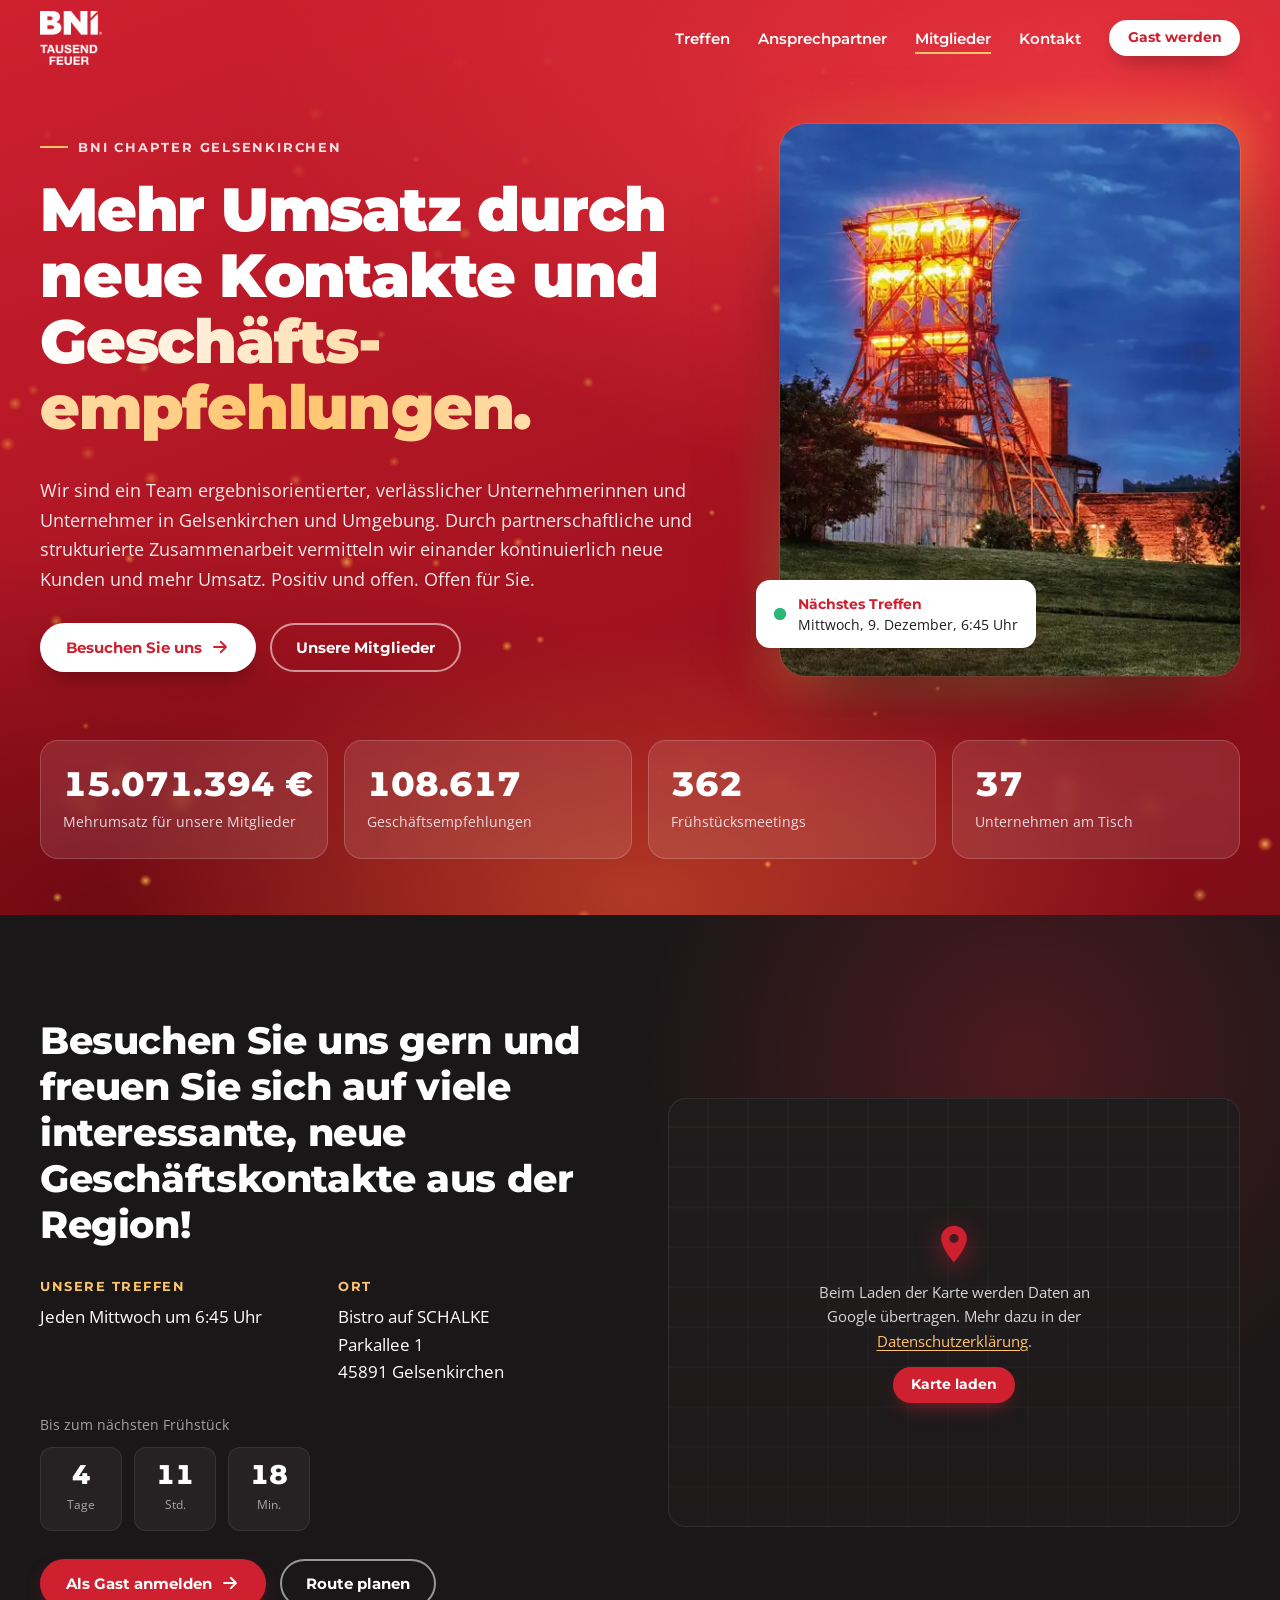
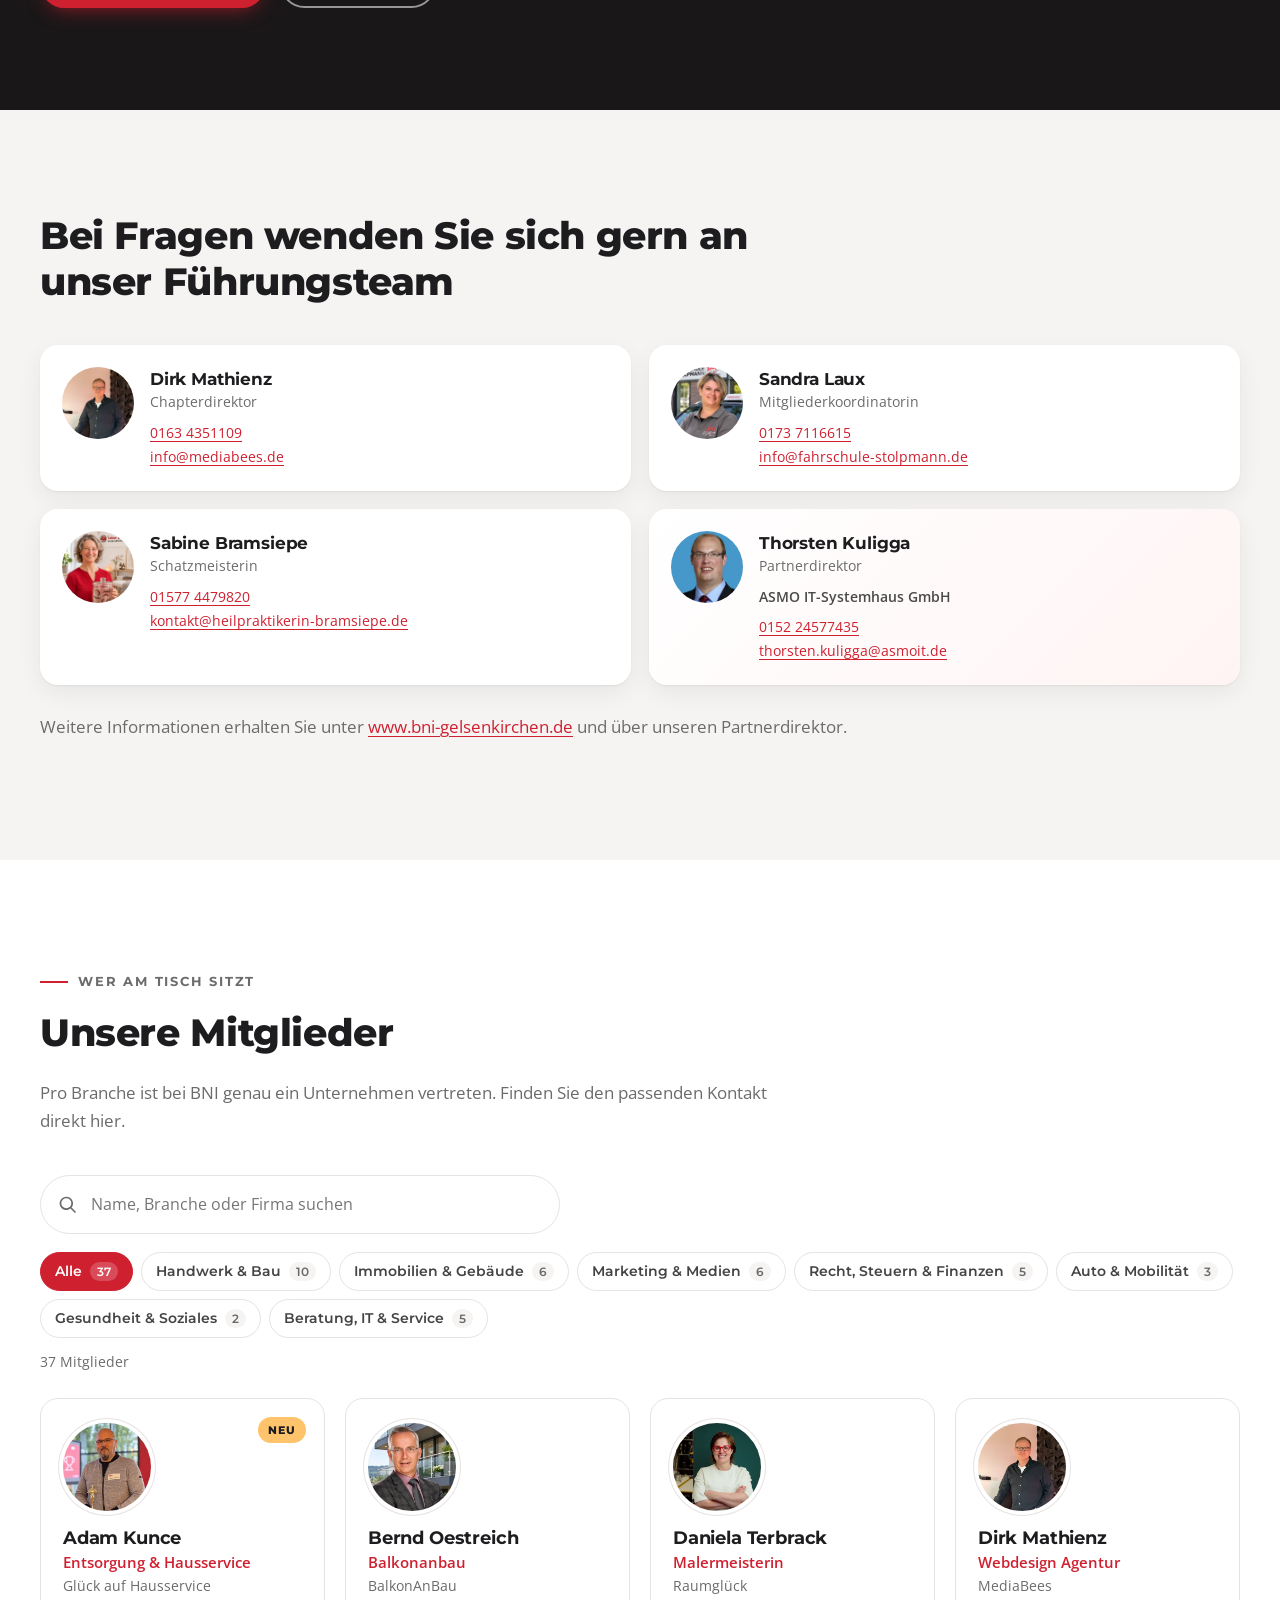
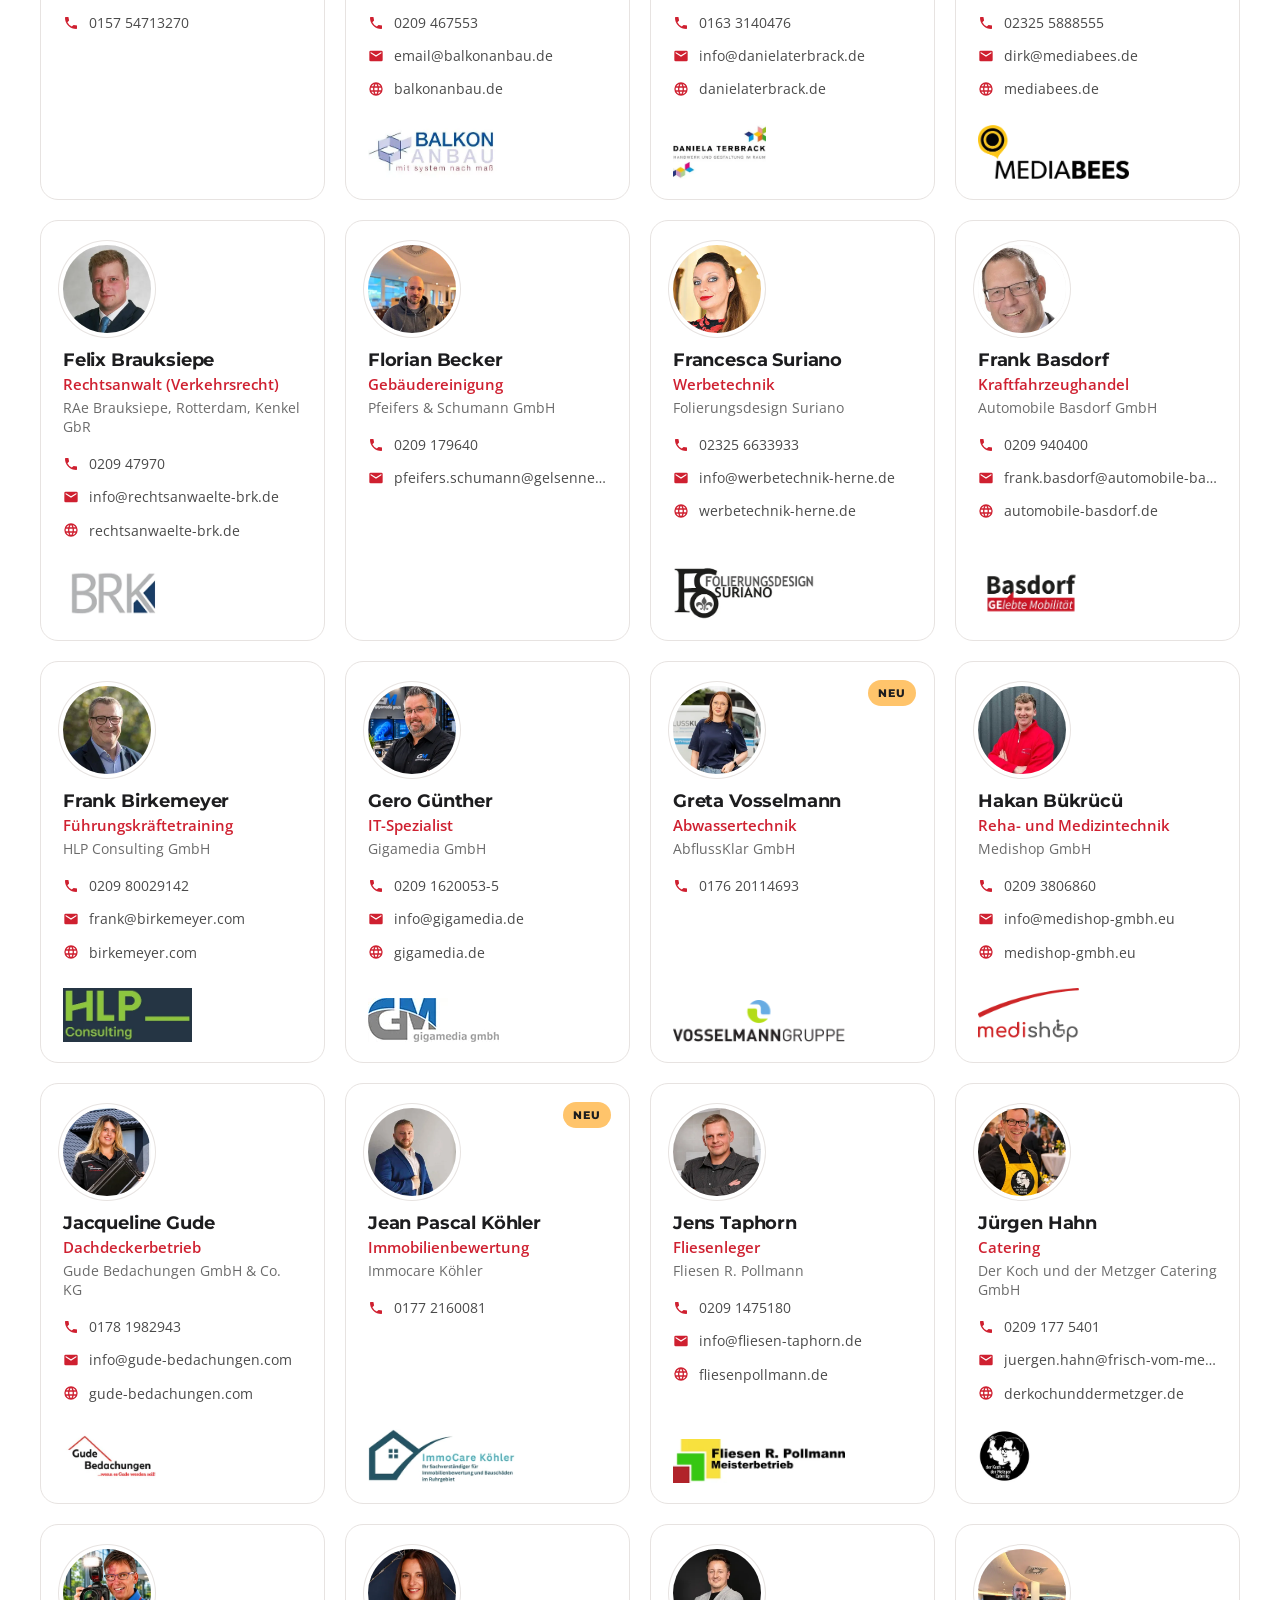
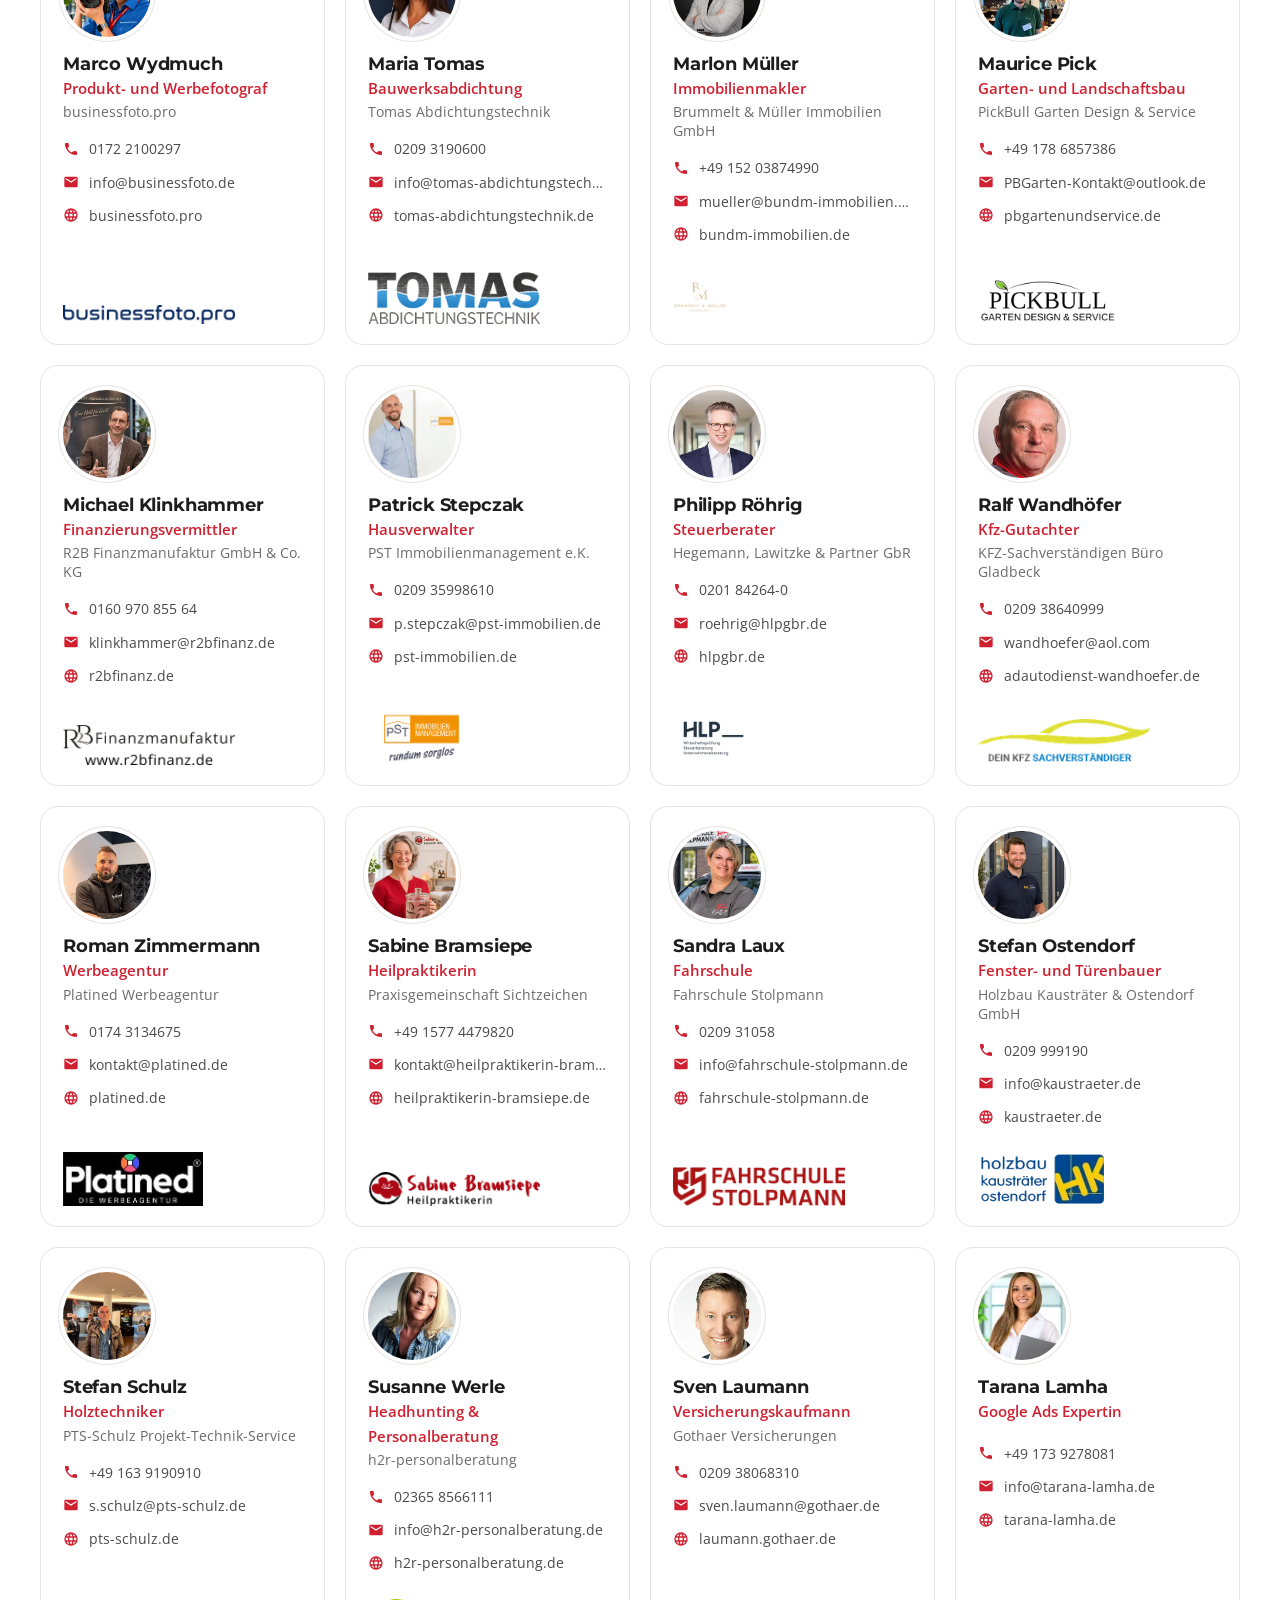
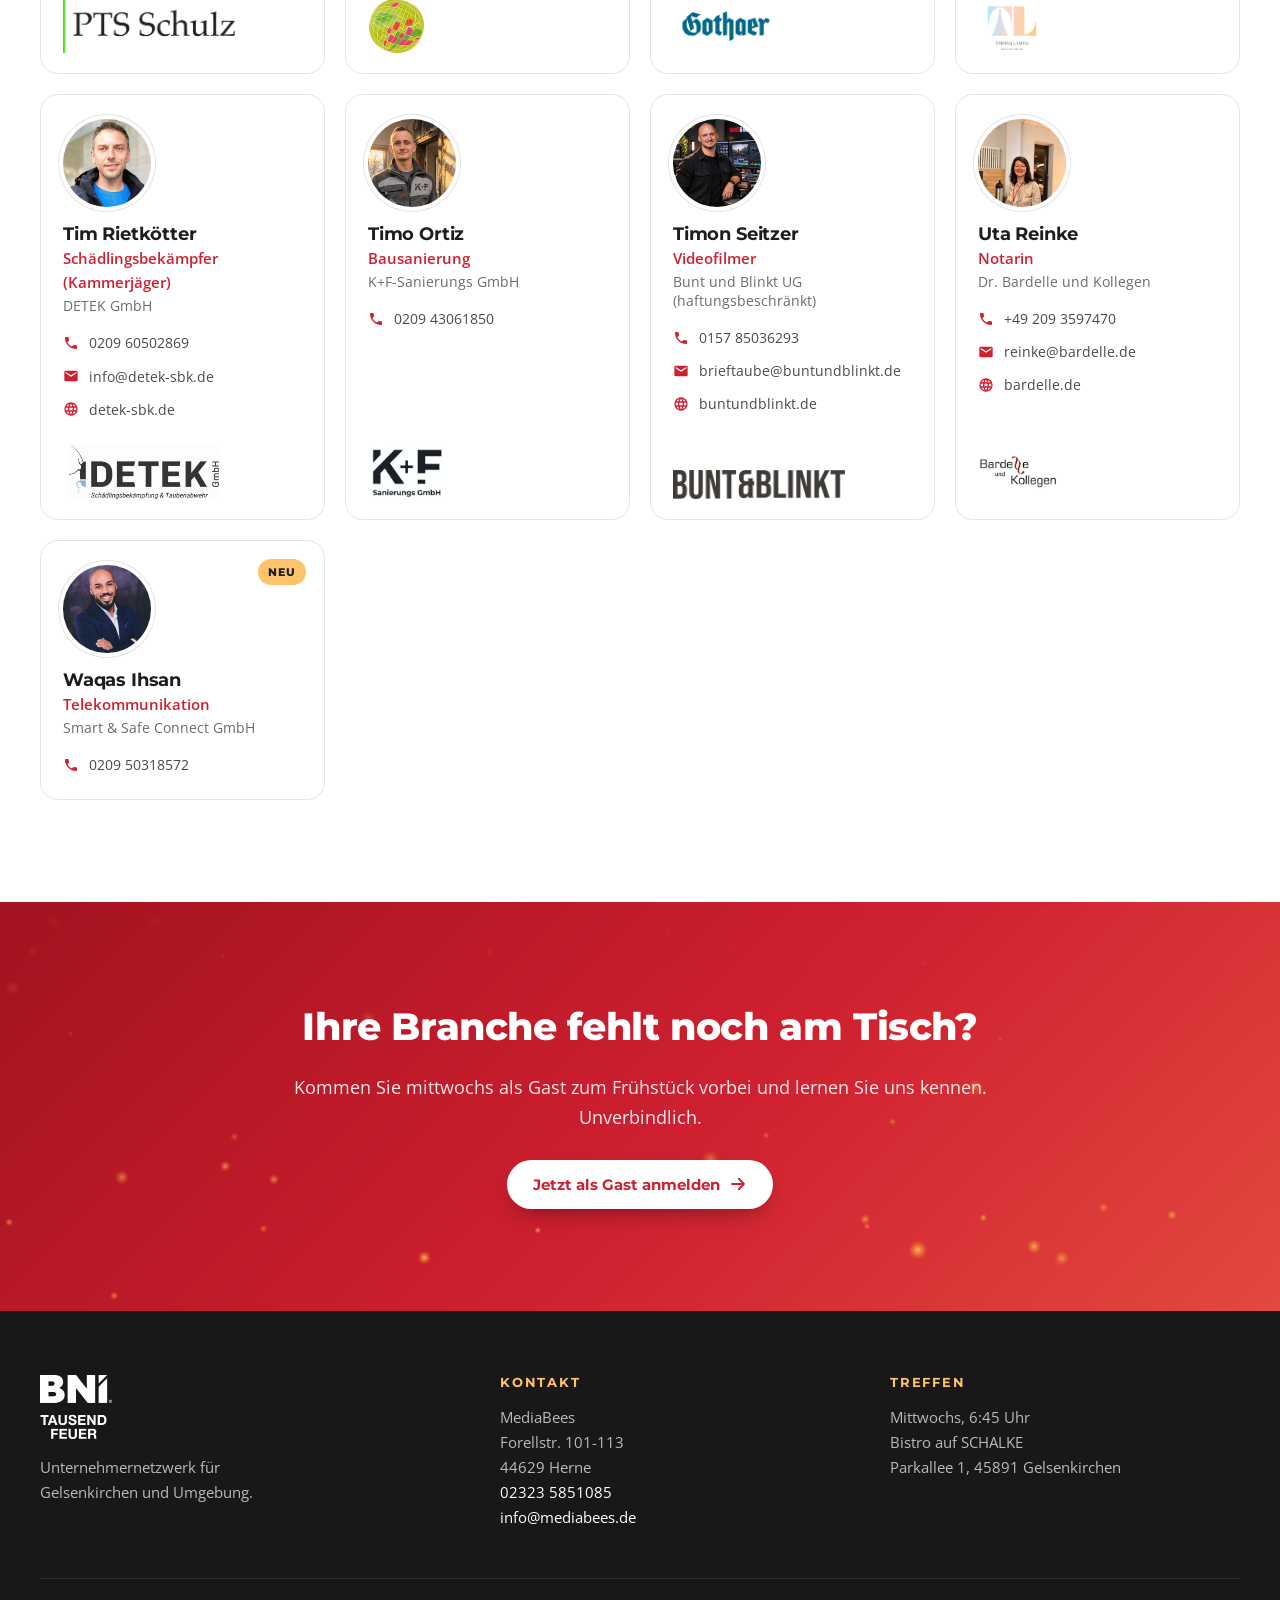
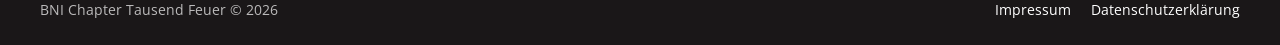
<file: bni1000feuer/index.html>
<!doctype html>
<html lang="de">
<head>
  <meta charset="utf-8">
  <meta name="viewport" content="width=device-width, initial-scale=1">
  <title>BNI Chapter Tausend Feuer Gelsenkirchen | Unternehmernetzwerk</title>
  <meta name="description" content="BNI Chapter Tausend Feuer: Unternehmerinnen und Unternehmer aus Gelsenkirchen und Umgebung, die sich gegenseitig Kunden empfehlen. Treffen jeden Mittwoch um 6:45 Uhr im Bistro auf Schalke.">
  <meta name="theme-color" content="#cf2030">
  <link rel="canonical" href="https://bni1000feuer.de/">
  <meta property="og:type" content="website">
  <meta property="og:title" content="BNI Chapter Tausend Feuer Gelsenkirchen">
  <meta property="og:description" content="Mehr Umsatz durch neue Kontakte und Geschäftsempfehlungen. Jeden Mittwoch, 6:45 Uhr, Bistro auf Schalke.">
  <meta property="og:image" content="https://bni1000feuer.de/assets/img/zeche-consol-833.webp">
  <meta property="og:locale" content="de_DE">
  <link rel="icon" type="image/png" href="assets/img/favicon.png">
  <link rel="preload" href="assets/fonts/montserrat-latin-wght-normal.woff2" as="font" type="font/woff2" crossorigin>
  <link rel="preload" href="assets/img/zeche-consol-833.webp" as="image" media="(min-width: 600px)">
  <link rel="stylesheet" href="assets/css/style.css">
  <script type="application/ld+json">
  {
    "@context": "https://schema.org",
    "@type": "Organization",
    "name": "BNI Chapter Tausend Feuer",
    "url": "https://bni1000feuer.de/",
    "logo": "https://bni1000feuer.de/assets/img/bni-tausend-feuer-logo.png",
    "description": "Unternehmernetzwerk für Geschäftsempfehlungen in Gelsenkirchen und Umgebung.",
    "location": {
      "@type": "Place",
      "name": "Bistro auf SCHALKE",
      "address": {"@type": "PostalAddress", "streetAddress": "Parkallee 1", "postalCode": "45891", "addressLocality": "Gelsenkirchen", "addressCountry": "DE"}
    }
  }
  </script>
</head>
<body>
  <a class="skip-link" href="#main">Zum Inhalt springen</a>

  <header class="site-header" data-header>
    <div class="container header-inner">
      <a href="#top" class="brand" aria-label="BNI Tausend Feuer, zum Seitenanfang">
        <img src="assets/img/bni-tausend-feuer-logo.png" alt="" width="72" height="64">
      </a>
      <nav class="nav" aria-label="Hauptnavigation">
        <button class="nav-toggle" type="button" aria-expanded="false" aria-controls="nav-list" data-nav-toggle>
          <span class="sr-only">Menü</span><span class="nav-toggle-bar"></span>
        </button>
        <ul id="nav-list" class="nav-list" data-nav-list>
          <li><a href="#treffen">Treffen</a></li>
          <li><a href="#team">Ansprechpartner</a></li>
          <li><a href="#mitglieder">Mitglieder</a></li>
          <li><a href="#kontakt">Kontakt</a></li>
          <li><a class="btn btn-light btn-sm" href="https://bni-nordwest.com/chapter-tausend-feuer-gelsenkirchen/de/visitorregistration?chapterId=26009" target="_blank" rel="noopener">Gast werden</a></li>
        </ul>
      </nav>
    </div>
  </header>

  <main id="main">
    <!-- Hero -->
    <section class="hero" id="top">
      <canvas class="embers" aria-hidden="true" data-embers></canvas>
      <div class="hero-glow" aria-hidden="true"></div>
      <div class="container hero-grid">
        <div class="hero-copy">
          <p class="eyebrow reveal">BNI Chapter Gelsenkirchen</p>
          <h1 class="hero-title reveal">Mehr Umsatz durch neue Kontakte und <span class="flame-text">Geschäfts&shy;empfehlungen.</span></h1>
          <p class="hero-lead reveal">Wir sind ein Team ergebnisorientierter, verlässlicher Unternehmerinnen und Unternehmer in Gelsenkirchen und Umgebung. Durch partnerschaftliche und strukturierte Zusammenarbeit vermitteln wir einander kontinuierlich neue Kunden und mehr Umsatz. Positiv und offen. Offen für Sie.</p>
          <div class="hero-actions reveal">
            <a class="btn btn-light" href="https://bni-nordwest.com/chapter-tausend-feuer-gelsenkirchen/de/visitorregistration?chapterId=26009" target="_blank" rel="noopener">
              Besuchen Sie uns
              <svg aria-hidden="true" viewBox="0 0 24 24"><path d="M13 5l7 7-7 7M20 12H4"/></svg>
            </a>
            <a class="btn btn-ghost" href="#mitglieder">Unsere Mitglieder</a>
          </div>
        </div>
        <figure class="hero-visual reveal" data-tilt>
          <picture>
            <source media="(max-width: 599px)" srcset="assets/img/zeche-consol-480.webp">
            <img src="assets/img/zeche-consol-833.webp" alt="Beleuchteter Förderturm der Zeche Consol in Gelsenkirchen bei Nacht" width="833" height="1000" fetchpriority="high">
          </picture>
          <figcaption class="next-meeting" data-next-meeting>
            <span class="pulse" aria-hidden="true"></span>
            <span><strong>Nächstes Treffen</strong><br><span data-next-meeting-date>Mittwoch, 6:45 Uhr</span></span>
          </figcaption>
        </figure>
      </div>

      <div class="container">
        <ul class="stats" aria-label="Zahlen des Chapters">
          <li class="stat reveal">
            <span class="stat-num"><span data-count="15071394" data-format="eur">15.071.394</span>&nbsp;€</span>
            <span class="stat-label">Mehrumsatz für unsere Mitglieder</span>
          </li>
          <li class="stat reveal">
            <span class="stat-num" data-count="108617">108.617</span>
            <span class="stat-label">Geschäftsempfehlungen</span>
          </li>
          <li class="stat reveal">
            <span class="stat-num" data-count="362">362</span>
            <span class="stat-label">Frühstücksmeetings</span>
          </li>
          <li class="stat reveal">
            <span class="stat-num" data-count-members>37</span>
            <span class="stat-label">Unternehmen am Tisch</span>
          </li>
        </ul>
      </div>
    </section>

    <!-- Treffen -->
    <section class="section section-dark" id="treffen">
      <div class="container meet-grid">
        <div class="meet-copy">
          <h2 class="reveal">Besuchen Sie uns gern und freuen Sie sich auf viele interessante, neue Geschäftskontakte aus der Region!</h2>
          <dl class="meet-facts reveal">
            <div>
              <dt>Unsere Treffen</dt>
              <dd>Jeden Mittwoch um 6:45 Uhr</dd>
            </div>
            <div>
              <dt>Ort</dt>
              <dd>Bistro auf SCHALKE<br>Parkallee 1<br>45891 Gelsenkirchen</dd>
            </div>
          </dl>
          <div class="countdown reveal" aria-live="polite" data-countdown hidden>
            <span class="countdown-label">Bis zum nächsten Frühstück</span>
            <div class="countdown-grid">
              <div><span data-cd="d">0</span><small>Tage</small></div>
              <div><span data-cd="h">0</span><small>Std.</small></div>
              <div><span data-cd="m">0</span><small>Min.</small></div>
            </div>
          </div>
          <div class="meet-actions reveal">
            <a class="btn btn-primary" href="https://bni-nordwest.com/chapter-tausend-feuer-gelsenkirchen/de/visitorregistration?chapterId=26009" target="_blank" rel="noopener">
              Als Gast anmelden
              <svg aria-hidden="true" viewBox="0 0 24 24"><path d="M13 5l7 7-7 7M20 12H4"/></svg>
            </a>
            <a class="btn btn-ghost" href="https://www.google.com/maps/dir/?api=1&amp;destination=Parkallee+1,+45891+Gelsenkirchen" target="_blank" rel="noopener">Route planen</a>
          </div>
        </div>
        <div class="map reveal" data-map>
          <div class="map-consent">
            <svg aria-hidden="true" viewBox="0 0 24 24" class="map-pin"><path d="M12 2a7 7 0 0 0-7 7c0 5.2 7 13 7 13s7-7.8 7-13a7 7 0 0 0-7-7zm0 9.5A2.5 2.5 0 1 1 12 6.5a2.5 2.5 0 0 1 0 5z"/></svg>
            <p>Beim Laden der Karte werden Daten an Google übertragen. Mehr dazu in der <a href="datenschutz.html#google-maps">Datenschutzerklärung</a>.</p>
            <button type="button" class="btn btn-primary btn-sm" data-map-load>Karte laden</button>
          </div>
        </div>
      </div>
    </section>

    <!-- Team -->
    <section class="section section-light" id="team">
      <div class="container">
        <div class="section-head reveal">
          <h2>Bei Fragen wenden Sie sich gern an unser Führungsteam</h2>
        </div>
        <ul class="team-grid">
          <li class="team-card reveal">
            <img src="assets/img/members/dirk-mathienz.webp" alt="" width="96" height="96" loading="lazy">
            <div>
              <h3>Dirk Mathienz</h3>
              <p class="team-role">Chapterdirektor</p>
              <a href="tel:+491634351109">0163 4351109</a>
              <a href="mailto:info@mediabees.de">info@mediabees.de</a>
            </div>
          </li>
          <li class="team-card reveal">
            <img src="assets/img/members/sandra-laux.webp" alt="" width="96" height="96" loading="lazy">
            <div>
              <h3>Sandra Laux</h3>
              <p class="team-role">Mitgliederkoordinatorin</p>
              <a href="tel:+491737116615">0173 7116615</a>
              <a href="mailto:info@fahrschule-stolpmann.de">info@fahrschule-stolpmann.de</a>
            </div>
          </li>
          <li class="team-card reveal">
            <img src="assets/img/members/sabine-bramsiepe.webp" alt="" width="96" height="96" loading="lazy">
            <div>
              <h3>Sabine Bramsiepe</h3>
              <p class="team-role">Schatzmeisterin</p>
              <a href="tel:+4915774479820">01577 4479820</a>
              <a href="mailto:kontakt@heilpraktikerin-bramsiepe.de">kontakt@heilpraktikerin-bramsiepe.de</a>
            </div>
          </li>
          <li class="team-card team-card-partner reveal">
            <img src="assets/img/members/thorsten-kuligga.webp" alt="" width="96" height="96" loading="lazy">
            <div>
              <h3>Thorsten Kuligga</h3>
              <p class="team-role">Partnerdirektor</p>
              <p class="team-company">ASMO IT-Systemhaus GmbH</p>
              <a href="tel:+4915224577435">0152 24577435</a>
              <a href="mailto:thorsten.kuligga@asmoit.de">thorsten.kuligga@asmoit.de</a>
            </div>
          </li>
        </ul>
        <p class="team-more reveal">Weitere Informationen erhalten Sie unter <a href="https://www.bni-gelsenkirchen.de" target="_blank" rel="noopener">www.bni-gelsenkirchen.de</a> und über unseren Partnerdirektor.</p>
      </div>
    </section>

    <!-- Mitglieder -->
    <section class="section" id="mitglieder">
      <div class="container">
        <div class="section-head reveal">
          <p class="eyebrow eyebrow-red">Wer am Tisch sitzt</p>
          <h2>Unsere Mitglieder</h2>
          <p>Pro Branche ist bei BNI genau ein Unternehmen vertreten. Finden Sie den passenden Kontakt direkt hier.</p>
        </div>

        <div class="member-tools reveal">
          <label class="search">
            <span class="sr-only">Mitglieder durchsuchen</span>
            <svg aria-hidden="true" viewBox="0 0 24 24"><path d="M10 2a8 8 0 0 1 6.3 12.9l5.4 5.4-1.4 1.4-5.4-5.4A8 8 0 1 1 10 2zm0 2a6 6 0 1 0 0 12 6 6 0 0 0 0-12z"/></svg>
            <input type="search" placeholder="Name, Branche oder Firma suchen" autocomplete="off" data-member-search>
          </label>
          <div class="chips" role="group" aria-label="Nach Branche filtern" data-member-filters>
      <!-- FILTERS:START -->
        <button type="button" class="chip is-active" data-filter="all" aria-pressed="true">Alle <span>37</span></button>
        <button type="button" class="chip" data-filter="handwerk" aria-pressed="false">Handwerk &amp; Bau <span>10</span></button>
        <button type="button" class="chip" data-filter="immobilien" aria-pressed="false">Immobilien &amp; Gebäude <span>6</span></button>
        <button type="button" class="chip" data-filter="marketing" aria-pressed="false">Marketing &amp; Medien <span>6</span></button>
        <button type="button" class="chip" data-filter="recht" aria-pressed="false">Recht, Steuern &amp; Finanzen <span>5</span></button>
        <button type="button" class="chip" data-filter="auto" aria-pressed="false">Auto &amp; Mobilität <span>3</span></button>
        <button type="button" class="chip" data-filter="gesundheit" aria-pressed="false">Gesundheit &amp; Soziales <span>2</span></button>
        <button type="button" class="chip" data-filter="business" aria-pressed="false">Beratung, IT &amp; Service <span>5</span></button>
      <!-- FILTERS:END -->
          </div>
        </div>
        <p class="member-count" aria-live="polite" data-member-count></p>

        <div class="member-grid" data-member-grid>
      <!-- MEMBERS:START -->
      <article class="member reveal" data-cat="immobilien" data-search="adam kunce entsorgung &amp; hausservice glück auf hausservice immobilien &amp; gebäude">
        <span class="badge-new">Neu</span><div class="member-avatar"><img src="assets/img/members/adam-kunce.webp" alt="" width="160" height="160" loading="lazy" decoding="async"></div>
        <h3 class="member-name">Adam Kunce</h3>
        <p class="member-role">Entsorgung &amp; Hausservice</p>
        <p class="member-company">Glück auf Hausservice</p>
        <ul class="member-links">
          <li><a href="tel:+4915754713270"><svg aria-hidden="true" viewBox="0 0 24 24"><path d="M6.6 10.8a15.1 15.1 0 0 0 6.6 6.6l2.2-2.2a1 1 0 0 1 1-.25 11.4 11.4 0 0 0 3.6.57 1 1 0 0 1 1 1V20a1 1 0 0 1-1 1A17 17 0 0 1 3 4a1 1 0 0 1 1-1h3.5a1 1 0 0 1 1 1c0 1.25.2 2.45.57 3.57a1 1 0 0 1-.25 1z"/></svg><span>0157 54713270</span></a></li>
        </ul>
        
      </article>
      <article class="member reveal" data-cat="handwerk" data-search="bernd oestreich balkonanbau balkonanbau handwerk &amp; bau">
        <div class="member-avatar"><img src="assets/img/members/bernd-oestreich.webp" alt="" width="160" height="160" loading="lazy" decoding="async"></div>
        <h3 class="member-name">Bernd Oestreich</h3>
        <p class="member-role">Balkonanbau</p>
        <p class="member-company">BalkonAnBau</p>
        <ul class="member-links">
          <li><a href="tel:+49209467553"><svg aria-hidden="true" viewBox="0 0 24 24"><path d="M6.6 10.8a15.1 15.1 0 0 0 6.6 6.6l2.2-2.2a1 1 0 0 1 1-.25 11.4 11.4 0 0 0 3.6.57 1 1 0 0 1 1 1V20a1 1 0 0 1-1 1A17 17 0 0 1 3 4a1 1 0 0 1 1-1h3.5a1 1 0 0 1 1 1c0 1.25.2 2.45.57 3.57a1 1 0 0 1-.25 1z"/></svg><span>0209 467553</span></a></li><li><a href="mailto:email@balkonanbau.de"><svg aria-hidden="true" viewBox="0 0 24 24"><path d="M20 4H4a2 2 0 0 0-2 2v12a2 2 0 0 0 2 2h16a2 2 0 0 0 2-2V6a2 2 0 0 0-2-2zm0 4-8 5-8-5V6l8 5 8-5z"/></svg><span>email@balkonanbau.de</span></a></li><li><a href="https://balkonanbau.de" target="_blank" rel="noopener"><svg aria-hidden="true" viewBox="0 0 24 24"><path d="M12 2a10 10 0 1 0 0 20 10 10 0 0 0 0-20zm6.9 6h-2.9a15.7 15.7 0 0 0-1.4-3.6A8 8 0 0 1 18.9 8zM12 4c.8 1.2 1.5 2.5 1.9 4h-3.8c.4-1.5 1.1-2.8 1.9-4zM4.3 14a8.2 8.2 0 0 1 0-4h3.4a16.5 16.5 0 0 0 0 4zm.8 2h2.9c.3 1.3.8 2.5 1.4 3.6A8 8 0 0 1 5.1 16zM8 8H5.1a8 8 0 0 1 4.3-3.6C8.8 5.5 8.3 6.7 8 8zm4 12c-.8-1.2-1.5-2.5-1.9-4h3.8c-.4 1.5-1.1 2.8-1.9 4zm2.3-6H9.7a14.7 14.7 0 0 1 0-4h4.6a14.7 14.7 0 0 1 0 4zm.3 5.6c.6-1.1 1.1-2.3 1.4-3.6h2.9a8 8 0 0 1-4.3 3.6zm1.7-5.6a16.5 16.5 0 0 0 0-4h3.4a8.2 8.2 0 0 1 0 4z"/></svg><span>balkonanbau.de</span></a></li>
        </ul>
        <div class="member-logo"><img src="assets/img/logos/bernd-oestreich.webp" alt="Logo BalkonAnBau" loading="lazy" decoding="async"></div>
      </article>
      <article class="member reveal" data-cat="handwerk" data-search="daniela terbrack malermeisterin raumglück handwerk &amp; bau">
        <div class="member-avatar"><img src="assets/img/members/daniela-terbrack.webp" alt="" width="160" height="160" loading="lazy" decoding="async"></div>
        <h3 class="member-name">Daniela Terbrack</h3>
        <p class="member-role">Malermeisterin</p>
        <p class="member-company">Raumglück</p>
        <ul class="member-links">
          <li><a href="tel:+491633140476"><svg aria-hidden="true" viewBox="0 0 24 24"><path d="M6.6 10.8a15.1 15.1 0 0 0 6.6 6.6l2.2-2.2a1 1 0 0 1 1-.25 11.4 11.4 0 0 0 3.6.57 1 1 0 0 1 1 1V20a1 1 0 0 1-1 1A17 17 0 0 1 3 4a1 1 0 0 1 1-1h3.5a1 1 0 0 1 1 1c0 1.25.2 2.45.57 3.57a1 1 0 0 1-.25 1z"/></svg><span>0163 3140476</span></a></li><li><a href="mailto:info@danielaterbrack.de"><svg aria-hidden="true" viewBox="0 0 24 24"><path d="M20 4H4a2 2 0 0 0-2 2v12a2 2 0 0 0 2 2h16a2 2 0 0 0 2-2V6a2 2 0 0 0-2-2zm0 4-8 5-8-5V6l8 5 8-5z"/></svg><span>info@danielaterbrack.de</span></a></li><li><a href="https://danielaterbrack.de" target="_blank" rel="noopener"><svg aria-hidden="true" viewBox="0 0 24 24"><path d="M12 2a10 10 0 1 0 0 20 10 10 0 0 0 0-20zm6.9 6h-2.9a15.7 15.7 0 0 0-1.4-3.6A8 8 0 0 1 18.9 8zM12 4c.8 1.2 1.5 2.5 1.9 4h-3.8c.4-1.5 1.1-2.8 1.9-4zM4.3 14a8.2 8.2 0 0 1 0-4h3.4a16.5 16.5 0 0 0 0 4zm.8 2h2.9c.3 1.3.8 2.5 1.4 3.6A8 8 0 0 1 5.1 16zM8 8H5.1a8 8 0 0 1 4.3-3.6C8.8 5.5 8.3 6.7 8 8zm4 12c-.8-1.2-1.5-2.5-1.9-4h3.8c-.4 1.5-1.1 2.8-1.9 4zm2.3-6H9.7a14.7 14.7 0 0 1 0-4h4.6a14.7 14.7 0 0 1 0 4zm.3 5.6c.6-1.1 1.1-2.3 1.4-3.6h2.9a8 8 0 0 1-4.3 3.6zm1.7-5.6a16.5 16.5 0 0 0 0-4h3.4a8.2 8.2 0 0 1 0 4z"/></svg><span>danielaterbrack.de</span></a></li>
        </ul>
        <div class="member-logo"><img src="assets/img/logos/daniela-terbrack.webp" alt="Logo Raumglück" loading="lazy" decoding="async"></div>
      </article>
      <article class="member reveal" data-cat="marketing" data-search="dirk mathienz webdesign agentur mediabees marketing &amp; medien">
        <div class="member-avatar"><img src="assets/img/members/dirk-mathienz.webp" alt="" width="160" height="160" loading="lazy" decoding="async"></div>
        <h3 class="member-name">Dirk Mathienz</h3>
        <p class="member-role">Webdesign Agentur</p>
        <p class="member-company">MediaBees</p>
        <ul class="member-links">
          <li><a href="tel:+4923255888555"><svg aria-hidden="true" viewBox="0 0 24 24"><path d="M6.6 10.8a15.1 15.1 0 0 0 6.6 6.6l2.2-2.2a1 1 0 0 1 1-.25 11.4 11.4 0 0 0 3.6.57 1 1 0 0 1 1 1V20a1 1 0 0 1-1 1A17 17 0 0 1 3 4a1 1 0 0 1 1-1h3.5a1 1 0 0 1 1 1c0 1.25.2 2.45.57 3.57a1 1 0 0 1-.25 1z"/></svg><span>02325 5888555</span></a></li><li><a href="mailto:dirk@mediabees.de"><svg aria-hidden="true" viewBox="0 0 24 24"><path d="M20 4H4a2 2 0 0 0-2 2v12a2 2 0 0 0 2 2h16a2 2 0 0 0 2-2V6a2 2 0 0 0-2-2zm0 4-8 5-8-5V6l8 5 8-5z"/></svg><span>dirk@mediabees.de</span></a></li><li><a href="https://mediabees.de" target="_blank" rel="noopener"><svg aria-hidden="true" viewBox="0 0 24 24"><path d="M12 2a10 10 0 1 0 0 20 10 10 0 0 0 0-20zm6.9 6h-2.9a15.7 15.7 0 0 0-1.4-3.6A8 8 0 0 1 18.9 8zM12 4c.8 1.2 1.5 2.5 1.9 4h-3.8c.4-1.5 1.1-2.8 1.9-4zM4.3 14a8.2 8.2 0 0 1 0-4h3.4a16.5 16.5 0 0 0 0 4zm.8 2h2.9c.3 1.3.8 2.5 1.4 3.6A8 8 0 0 1 5.1 16zM8 8H5.1a8 8 0 0 1 4.3-3.6C8.8 5.5 8.3 6.7 8 8zm4 12c-.8-1.2-1.5-2.5-1.9-4h3.8c-.4 1.5-1.1 2.8-1.9 4zm2.3-6H9.7a14.7 14.7 0 0 1 0-4h4.6a14.7 14.7 0 0 1 0 4zm.3 5.6c.6-1.1 1.1-2.3 1.4-3.6h2.9a8 8 0 0 1-4.3 3.6zm1.7-5.6a16.5 16.5 0 0 0 0-4h3.4a8.2 8.2 0 0 1 0 4z"/></svg><span>mediabees.de</span></a></li>
        </ul>
        <div class="member-logo"><img src="assets/img/logos/dirk-mathienz.webp" alt="Logo MediaBees" loading="lazy" decoding="async"></div>
      </article>
      <article class="member reveal" data-cat="recht" data-search="felix brauksiepe rechtsanwalt (verkehrsrecht) rae brauksiepe, rotterdam, kenkel gbr recht, steuern &amp; finanzen">
        <div class="member-avatar"><img src="assets/img/members/felix-brauksiepe.webp" alt="" width="160" height="160" loading="lazy" decoding="async"></div>
        <h3 class="member-name">Felix Brauksiepe</h3>
        <p class="member-role">Rechtsanwalt (Verkehrsrecht)</p>
        <p class="member-company">RAe Brauksiepe, Rotterdam, Kenkel GbR</p>
        <ul class="member-links">
          <li><a href="tel:+4920947970"><svg aria-hidden="true" viewBox="0 0 24 24"><path d="M6.6 10.8a15.1 15.1 0 0 0 6.6 6.6l2.2-2.2a1 1 0 0 1 1-.25 11.4 11.4 0 0 0 3.6.57 1 1 0 0 1 1 1V20a1 1 0 0 1-1 1A17 17 0 0 1 3 4a1 1 0 0 1 1-1h3.5a1 1 0 0 1 1 1c0 1.25.2 2.45.57 3.57a1 1 0 0 1-.25 1z"/></svg><span>0209 47970</span></a></li><li><a href="mailto:info@rechtsanwaelte-brk.de"><svg aria-hidden="true" viewBox="0 0 24 24"><path d="M20 4H4a2 2 0 0 0-2 2v12a2 2 0 0 0 2 2h16a2 2 0 0 0 2-2V6a2 2 0 0 0-2-2zm0 4-8 5-8-5V6l8 5 8-5z"/></svg><span>info@rechtsanwaelte-brk.de</span></a></li><li><a href="https://rechtsanwaelte-brk.de" target="_blank" rel="noopener"><svg aria-hidden="true" viewBox="0 0 24 24"><path d="M12 2a10 10 0 1 0 0 20 10 10 0 0 0 0-20zm6.9 6h-2.9a15.7 15.7 0 0 0-1.4-3.6A8 8 0 0 1 18.9 8zM12 4c.8 1.2 1.5 2.5 1.9 4h-3.8c.4-1.5 1.1-2.8 1.9-4zM4.3 14a8.2 8.2 0 0 1 0-4h3.4a16.5 16.5 0 0 0 0 4zm.8 2h2.9c.3 1.3.8 2.5 1.4 3.6A8 8 0 0 1 5.1 16zM8 8H5.1a8 8 0 0 1 4.3-3.6C8.8 5.5 8.3 6.7 8 8zm4 12c-.8-1.2-1.5-2.5-1.9-4h3.8c-.4 1.5-1.1 2.8-1.9 4zm2.3-6H9.7a14.7 14.7 0 0 1 0-4h4.6a14.7 14.7 0 0 1 0 4zm.3 5.6c.6-1.1 1.1-2.3 1.4-3.6h2.9a8 8 0 0 1-4.3 3.6zm1.7-5.6a16.5 16.5 0 0 0 0-4h3.4a8.2 8.2 0 0 1 0 4z"/></svg><span>rechtsanwaelte-brk.de</span></a></li>
        </ul>
        <div class="member-logo"><img src="assets/img/logos/felix-brauksiepe.webp" alt="Logo RAe Brauksiepe, Rotterdam, Kenkel GbR" loading="lazy" decoding="async"></div>
      </article>
      <article class="member reveal" data-cat="immobilien" data-search="florian becker gebäudereinigung pfeifers &amp; schumann gmbh immobilien &amp; gebäude">
        <div class="member-avatar"><img src="assets/img/members/florian-becker.webp" alt="" width="160" height="160" loading="lazy" decoding="async"></div>
        <h3 class="member-name">Florian Becker</h3>
        <p class="member-role">Gebäudereinigung</p>
        <p class="member-company">Pfeifers &amp; Schumann GmbH</p>
        <ul class="member-links">
          <li><a href="tel:+49209179640"><svg aria-hidden="true" viewBox="0 0 24 24"><path d="M6.6 10.8a15.1 15.1 0 0 0 6.6 6.6l2.2-2.2a1 1 0 0 1 1-.25 11.4 11.4 0 0 0 3.6.57 1 1 0 0 1 1 1V20a1 1 0 0 1-1 1A17 17 0 0 1 3 4a1 1 0 0 1 1-1h3.5a1 1 0 0 1 1 1c0 1.25.2 2.45.57 3.57a1 1 0 0 1-.25 1z"/></svg><span>0209 179640</span></a></li><li><a href="mailto:pfeifers.schumann@gelsennet.de"><svg aria-hidden="true" viewBox="0 0 24 24"><path d="M20 4H4a2 2 0 0 0-2 2v12a2 2 0 0 0 2 2h16a2 2 0 0 0 2-2V6a2 2 0 0 0-2-2zm0 4-8 5-8-5V6l8 5 8-5z"/></svg><span>pfeifers.schumann@gelsennet.de</span></a></li>
        </ul>
        
      </article>
      <article class="member reveal" data-cat="marketing" data-search="francesca suriano werbetechnik folierungsdesign suriano marketing &amp; medien">
        <div class="member-avatar"><img src="assets/img/members/francesca-suriano.webp" alt="" width="160" height="160" loading="lazy" decoding="async"></div>
        <h3 class="member-name">Francesca Suriano</h3>
        <p class="member-role">Werbetechnik</p>
        <p class="member-company">Folierungsdesign Suriano</p>
        <ul class="member-links">
          <li><a href="tel:+4923256633933"><svg aria-hidden="true" viewBox="0 0 24 24"><path d="M6.6 10.8a15.1 15.1 0 0 0 6.6 6.6l2.2-2.2a1 1 0 0 1 1-.25 11.4 11.4 0 0 0 3.6.57 1 1 0 0 1 1 1V20a1 1 0 0 1-1 1A17 17 0 0 1 3 4a1 1 0 0 1 1-1h3.5a1 1 0 0 1 1 1c0 1.25.2 2.45.57 3.57a1 1 0 0 1-.25 1z"/></svg><span>02325 6633933</span></a></li><li><a href="mailto:info@werbetechnik-herne.de"><svg aria-hidden="true" viewBox="0 0 24 24"><path d="M20 4H4a2 2 0 0 0-2 2v12a2 2 0 0 0 2 2h16a2 2 0 0 0 2-2V6a2 2 0 0 0-2-2zm0 4-8 5-8-5V6l8 5 8-5z"/></svg><span>info@werbetechnik-herne.de</span></a></li><li><a href="https://werbetechnik-herne.de" target="_blank" rel="noopener"><svg aria-hidden="true" viewBox="0 0 24 24"><path d="M12 2a10 10 0 1 0 0 20 10 10 0 0 0 0-20zm6.9 6h-2.9a15.7 15.7 0 0 0-1.4-3.6A8 8 0 0 1 18.9 8zM12 4c.8 1.2 1.5 2.5 1.9 4h-3.8c.4-1.5 1.1-2.8 1.9-4zM4.3 14a8.2 8.2 0 0 1 0-4h3.4a16.5 16.5 0 0 0 0 4zm.8 2h2.9c.3 1.3.8 2.5 1.4 3.6A8 8 0 0 1 5.1 16zM8 8H5.1a8 8 0 0 1 4.3-3.6C8.8 5.5 8.3 6.7 8 8zm4 12c-.8-1.2-1.5-2.5-1.9-4h3.8c-.4 1.5-1.1 2.8-1.9 4zm2.3-6H9.7a14.7 14.7 0 0 1 0-4h4.6a14.7 14.7 0 0 1 0 4zm.3 5.6c.6-1.1 1.1-2.3 1.4-3.6h2.9a8 8 0 0 1-4.3 3.6zm1.7-5.6a16.5 16.5 0 0 0 0-4h3.4a8.2 8.2 0 0 1 0 4z"/></svg><span>werbetechnik-herne.de</span></a></li>
        </ul>
        <div class="member-logo"><img src="assets/img/logos/francesca-suriano.webp" alt="Logo Folierungsdesign Suriano" loading="lazy" decoding="async"></div>
      </article>
      <article class="member reveal" data-cat="auto" data-search="frank basdorf kraftfahrzeughandel automobile basdorf gmbh auto &amp; mobilität">
        <div class="member-avatar"><img src="assets/img/members/frank-basdorf.webp" alt="" width="160" height="160" loading="lazy" decoding="async"></div>
        <h3 class="member-name">Frank Basdorf</h3>
        <p class="member-role">Kraftfahrzeughandel</p>
        <p class="member-company">Automobile Basdorf GmbH</p>
        <ul class="member-links">
          <li><a href="tel:+49209940400"><svg aria-hidden="true" viewBox="0 0 24 24"><path d="M6.6 10.8a15.1 15.1 0 0 0 6.6 6.6l2.2-2.2a1 1 0 0 1 1-.25 11.4 11.4 0 0 0 3.6.57 1 1 0 0 1 1 1V20a1 1 0 0 1-1 1A17 17 0 0 1 3 4a1 1 0 0 1 1-1h3.5a1 1 0 0 1 1 1c0 1.25.2 2.45.57 3.57a1 1 0 0 1-.25 1z"/></svg><span>0209 940400</span></a></li><li><a href="mailto:frank.basdorf@automobile-basdorf.de"><svg aria-hidden="true" viewBox="0 0 24 24"><path d="M20 4H4a2 2 0 0 0-2 2v12a2 2 0 0 0 2 2h16a2 2 0 0 0 2-2V6a2 2 0 0 0-2-2zm0 4-8 5-8-5V6l8 5 8-5z"/></svg><span>frank.basdorf@automobile-basdorf.de</span></a></li><li><a href="https://automobile-basdorf.de" target="_blank" rel="noopener"><svg aria-hidden="true" viewBox="0 0 24 24"><path d="M12 2a10 10 0 1 0 0 20 10 10 0 0 0 0-20zm6.9 6h-2.9a15.7 15.7 0 0 0-1.4-3.6A8 8 0 0 1 18.9 8zM12 4c.8 1.2 1.5 2.5 1.9 4h-3.8c.4-1.5 1.1-2.8 1.9-4zM4.3 14a8.2 8.2 0 0 1 0-4h3.4a16.5 16.5 0 0 0 0 4zm.8 2h2.9c.3 1.3.8 2.5 1.4 3.6A8 8 0 0 1 5.1 16zM8 8H5.1a8 8 0 0 1 4.3-3.6C8.8 5.5 8.3 6.7 8 8zm4 12c-.8-1.2-1.5-2.5-1.9-4h3.8c-.4 1.5-1.1 2.8-1.9 4zm2.3-6H9.7a14.7 14.7 0 0 1 0-4h4.6a14.7 14.7 0 0 1 0 4zm.3 5.6c.6-1.1 1.1-2.3 1.4-3.6h2.9a8 8 0 0 1-4.3 3.6zm1.7-5.6a16.5 16.5 0 0 0 0-4h3.4a8.2 8.2 0 0 1 0 4z"/></svg><span>automobile-basdorf.de</span></a></li>
        </ul>
        <div class="member-logo"><img src="assets/img/logos/frank-basdorf.webp" alt="Logo Automobile Basdorf GmbH" loading="lazy" decoding="async"></div>
      </article>
      <article class="member reveal" data-cat="business" data-search="frank birkemeyer führungskräftetraining hlp consulting gmbh beratung, it &amp; service">
        <div class="member-avatar"><img src="assets/img/members/frank-birkemeyer.webp" alt="" width="160" height="160" loading="lazy" decoding="async"></div>
        <h3 class="member-name">Frank Birkemeyer</h3>
        <p class="member-role">Führungskräftetraining</p>
        <p class="member-company">HLP Consulting GmbH</p>
        <ul class="member-links">
          <li><a href="tel:+4920980029142"><svg aria-hidden="true" viewBox="0 0 24 24"><path d="M6.6 10.8a15.1 15.1 0 0 0 6.6 6.6l2.2-2.2a1 1 0 0 1 1-.25 11.4 11.4 0 0 0 3.6.57 1 1 0 0 1 1 1V20a1 1 0 0 1-1 1A17 17 0 0 1 3 4a1 1 0 0 1 1-1h3.5a1 1 0 0 1 1 1c0 1.25.2 2.45.57 3.57a1 1 0 0 1-.25 1z"/></svg><span>0209 80029142</span></a></li><li><a href="mailto:frank@birkemeyer.com"><svg aria-hidden="true" viewBox="0 0 24 24"><path d="M20 4H4a2 2 0 0 0-2 2v12a2 2 0 0 0 2 2h16a2 2 0 0 0 2-2V6a2 2 0 0 0-2-2zm0 4-8 5-8-5V6l8 5 8-5z"/></svg><span>frank@birkemeyer.com</span></a></li><li><a href="https://birkemeyer.com" target="_blank" rel="noopener"><svg aria-hidden="true" viewBox="0 0 24 24"><path d="M12 2a10 10 0 1 0 0 20 10 10 0 0 0 0-20zm6.9 6h-2.9a15.7 15.7 0 0 0-1.4-3.6A8 8 0 0 1 18.9 8zM12 4c.8 1.2 1.5 2.5 1.9 4h-3.8c.4-1.5 1.1-2.8 1.9-4zM4.3 14a8.2 8.2 0 0 1 0-4h3.4a16.5 16.5 0 0 0 0 4zm.8 2h2.9c.3 1.3.8 2.5 1.4 3.6A8 8 0 0 1 5.1 16zM8 8H5.1a8 8 0 0 1 4.3-3.6C8.8 5.5 8.3 6.7 8 8zm4 12c-.8-1.2-1.5-2.5-1.9-4h3.8c-.4 1.5-1.1 2.8-1.9 4zm2.3-6H9.7a14.7 14.7 0 0 1 0-4h4.6a14.7 14.7 0 0 1 0 4zm.3 5.6c.6-1.1 1.1-2.3 1.4-3.6h2.9a8 8 0 0 1-4.3 3.6zm1.7-5.6a16.5 16.5 0 0 0 0-4h3.4a8.2 8.2 0 0 1 0 4z"/></svg><span>birkemeyer.com</span></a></li>
        </ul>
        <div class="member-logo"><img src="assets/img/logos/frank-birkemeyer.webp" alt="Logo HLP Consulting GmbH" loading="lazy" decoding="async"></div>
      </article>
      <article class="member reveal" data-cat="business" data-search="gero günther it-spezialist gigamedia gmbh beratung, it &amp; service">
        <div class="member-avatar"><img src="assets/img/members/gero-guenther.webp" alt="" width="160" height="160" loading="lazy" decoding="async"></div>
        <h3 class="member-name">Gero Günther</h3>
        <p class="member-role">IT-Spezialist</p>
        <p class="member-company">Gigamedia GmbH</p>
        <ul class="member-links">
          <li><a href="tel:+4920916200535"><svg aria-hidden="true" viewBox="0 0 24 24"><path d="M6.6 10.8a15.1 15.1 0 0 0 6.6 6.6l2.2-2.2a1 1 0 0 1 1-.25 11.4 11.4 0 0 0 3.6.57 1 1 0 0 1 1 1V20a1 1 0 0 1-1 1A17 17 0 0 1 3 4a1 1 0 0 1 1-1h3.5a1 1 0 0 1 1 1c0 1.25.2 2.45.57 3.57a1 1 0 0 1-.25 1z"/></svg><span>0209 1620053-5</span></a></li><li><a href="mailto:info@gigamedia.de"><svg aria-hidden="true" viewBox="0 0 24 24"><path d="M20 4H4a2 2 0 0 0-2 2v12a2 2 0 0 0 2 2h16a2 2 0 0 0 2-2V6a2 2 0 0 0-2-2zm0 4-8 5-8-5V6l8 5 8-5z"/></svg><span>info@gigamedia.de</span></a></li><li><a href="https://gigamedia.de" target="_blank" rel="noopener"><svg aria-hidden="true" viewBox="0 0 24 24"><path d="M12 2a10 10 0 1 0 0 20 10 10 0 0 0 0-20zm6.9 6h-2.9a15.7 15.7 0 0 0-1.4-3.6A8 8 0 0 1 18.9 8zM12 4c.8 1.2 1.5 2.5 1.9 4h-3.8c.4-1.5 1.1-2.8 1.9-4zM4.3 14a8.2 8.2 0 0 1 0-4h3.4a16.5 16.5 0 0 0 0 4zm.8 2h2.9c.3 1.3.8 2.5 1.4 3.6A8 8 0 0 1 5.1 16zM8 8H5.1a8 8 0 0 1 4.3-3.6C8.8 5.5 8.3 6.7 8 8zm4 12c-.8-1.2-1.5-2.5-1.9-4h3.8c-.4 1.5-1.1 2.8-1.9 4zm2.3-6H9.7a14.7 14.7 0 0 1 0-4h4.6a14.7 14.7 0 0 1 0 4zm.3 5.6c.6-1.1 1.1-2.3 1.4-3.6h2.9a8 8 0 0 1-4.3 3.6zm1.7-5.6a16.5 16.5 0 0 0 0-4h3.4a8.2 8.2 0 0 1 0 4z"/></svg><span>gigamedia.de</span></a></li>
        </ul>
        <div class="member-logo"><img src="assets/img/logos/gero-guenther.webp" alt="Logo Gigamedia GmbH" loading="lazy" decoding="async"></div>
      </article>
      <article class="member reveal" data-cat="handwerk" data-search="greta vosselmann abwassertechnik abflussklar gmbh handwerk &amp; bau">
        <span class="badge-new">Neu</span><div class="member-avatar"><img src="assets/img/members/greta-vosselmann.webp" alt="" width="160" height="160" loading="lazy" decoding="async"></div>
        <h3 class="member-name">Greta Vosselmann</h3>
        <p class="member-role">Abwassertechnik</p>
        <p class="member-company">AbflussKlar GmbH</p>
        <ul class="member-links">
          <li><a href="tel:+4917620114693"><svg aria-hidden="true" viewBox="0 0 24 24"><path d="M6.6 10.8a15.1 15.1 0 0 0 6.6 6.6l2.2-2.2a1 1 0 0 1 1-.25 11.4 11.4 0 0 0 3.6.57 1 1 0 0 1 1 1V20a1 1 0 0 1-1 1A17 17 0 0 1 3 4a1 1 0 0 1 1-1h3.5a1 1 0 0 1 1 1c0 1.25.2 2.45.57 3.57a1 1 0 0 1-.25 1z"/></svg><span>0176 20114693</span></a></li>
        </ul>
        <div class="member-logo"><img src="assets/img/logos/greta-vosselmann.webp" alt="Logo AbflussKlar GmbH" loading="lazy" decoding="async"></div>
      </article>
      <article class="member reveal" data-cat="gesundheit" data-search="hakan bükrücü reha- und medizintechnik medishop gmbh gesundheit &amp; soziales">
        <div class="member-avatar"><img src="assets/img/members/hakan-buekruecue.webp" alt="" width="160" height="160" loading="lazy" decoding="async"></div>
        <h3 class="member-name">Hakan Bükrücü</h3>
        <p class="member-role">Reha- und Medizintechnik</p>
        <p class="member-company">Medishop GmbH</p>
        <ul class="member-links">
          <li><a href="tel:+492093806860"><svg aria-hidden="true" viewBox="0 0 24 24"><path d="M6.6 10.8a15.1 15.1 0 0 0 6.6 6.6l2.2-2.2a1 1 0 0 1 1-.25 11.4 11.4 0 0 0 3.6.57 1 1 0 0 1 1 1V20a1 1 0 0 1-1 1A17 17 0 0 1 3 4a1 1 0 0 1 1-1h3.5a1 1 0 0 1 1 1c0 1.25.2 2.45.57 3.57a1 1 0 0 1-.25 1z"/></svg><span>0209 3806860</span></a></li><li><a href="mailto:info@medishop-gmbh.eu"><svg aria-hidden="true" viewBox="0 0 24 24"><path d="M20 4H4a2 2 0 0 0-2 2v12a2 2 0 0 0 2 2h16a2 2 0 0 0 2-2V6a2 2 0 0 0-2-2zm0 4-8 5-8-5V6l8 5 8-5z"/></svg><span>info@medishop-gmbh.eu</span></a></li><li><a href="https://medishop-gmbh.eu" target="_blank" rel="noopener"><svg aria-hidden="true" viewBox="0 0 24 24"><path d="M12 2a10 10 0 1 0 0 20 10 10 0 0 0 0-20zm6.9 6h-2.9a15.7 15.7 0 0 0-1.4-3.6A8 8 0 0 1 18.9 8zM12 4c.8 1.2 1.5 2.5 1.9 4h-3.8c.4-1.5 1.1-2.8 1.9-4zM4.3 14a8.2 8.2 0 0 1 0-4h3.4a16.5 16.5 0 0 0 0 4zm.8 2h2.9c.3 1.3.8 2.5 1.4 3.6A8 8 0 0 1 5.1 16zM8 8H5.1a8 8 0 0 1 4.3-3.6C8.8 5.5 8.3 6.7 8 8zm4 12c-.8-1.2-1.5-2.5-1.9-4h3.8c-.4 1.5-1.1 2.8-1.9 4zm2.3-6H9.7a14.7 14.7 0 0 1 0-4h4.6a14.7 14.7 0 0 1 0 4zm.3 5.6c.6-1.1 1.1-2.3 1.4-3.6h2.9a8 8 0 0 1-4.3 3.6zm1.7-5.6a16.5 16.5 0 0 0 0-4h3.4a8.2 8.2 0 0 1 0 4z"/></svg><span>medishop-gmbh.eu</span></a></li>
        </ul>
        <div class="member-logo"><img src="assets/img/logos/hakan-buekruecue.webp" alt="Logo Medishop GmbH" loading="lazy" decoding="async"></div>
      </article>
      <article class="member reveal" data-cat="handwerk" data-search="jacqueline gude dachdeckerbetrieb gude bedachungen gmbh &amp; co. kg handwerk &amp; bau">
        <div class="member-avatar"><img src="assets/img/members/jacqueline-gude.webp" alt="" width="160" height="160" loading="lazy" decoding="async"></div>
        <h3 class="member-name">Jacqueline Gude</h3>
        <p class="member-role">Dachdeckerbetrieb</p>
        <p class="member-company">Gude Bedachungen GmbH &amp; Co. KG</p>
        <ul class="member-links">
          <li><a href="tel:+491781982943"><svg aria-hidden="true" viewBox="0 0 24 24"><path d="M6.6 10.8a15.1 15.1 0 0 0 6.6 6.6l2.2-2.2a1 1 0 0 1 1-.25 11.4 11.4 0 0 0 3.6.57 1 1 0 0 1 1 1V20a1 1 0 0 1-1 1A17 17 0 0 1 3 4a1 1 0 0 1 1-1h3.5a1 1 0 0 1 1 1c0 1.25.2 2.45.57 3.57a1 1 0 0 1-.25 1z"/></svg><span>0178 1982943</span></a></li><li><a href="mailto:info@gude-bedachungen.com"><svg aria-hidden="true" viewBox="0 0 24 24"><path d="M20 4H4a2 2 0 0 0-2 2v12a2 2 0 0 0 2 2h16a2 2 0 0 0 2-2V6a2 2 0 0 0-2-2zm0 4-8 5-8-5V6l8 5 8-5z"/></svg><span>info@gude-bedachungen.com</span></a></li><li><a href="https://gude-bedachungen.com" target="_blank" rel="noopener"><svg aria-hidden="true" viewBox="0 0 24 24"><path d="M12 2a10 10 0 1 0 0 20 10 10 0 0 0 0-20zm6.9 6h-2.9a15.7 15.7 0 0 0-1.4-3.6A8 8 0 0 1 18.9 8zM12 4c.8 1.2 1.5 2.5 1.9 4h-3.8c.4-1.5 1.1-2.8 1.9-4zM4.3 14a8.2 8.2 0 0 1 0-4h3.4a16.5 16.5 0 0 0 0 4zm.8 2h2.9c.3 1.3.8 2.5 1.4 3.6A8 8 0 0 1 5.1 16zM8 8H5.1a8 8 0 0 1 4.3-3.6C8.8 5.5 8.3 6.7 8 8zm4 12c-.8-1.2-1.5-2.5-1.9-4h3.8c-.4 1.5-1.1 2.8-1.9 4zm2.3-6H9.7a14.7 14.7 0 0 1 0-4h4.6a14.7 14.7 0 0 1 0 4zm.3 5.6c.6-1.1 1.1-2.3 1.4-3.6h2.9a8 8 0 0 1-4.3 3.6zm1.7-5.6a16.5 16.5 0 0 0 0-4h3.4a8.2 8.2 0 0 1 0 4z"/></svg><span>gude-bedachungen.com</span></a></li>
        </ul>
        <div class="member-logo"><img src="assets/img/logos/jacqueline-gude.webp" alt="Logo Gude Bedachungen GmbH &amp; Co. KG" loading="lazy" decoding="async"></div>
      </article>
      <article class="member reveal" data-cat="immobilien" data-search="jean pascal köhler immobilienbewertung immocare köhler immobilien &amp; gebäude">
        <span class="badge-new">Neu</span><div class="member-avatar"><img src="assets/img/members/jean-pascal-koehler.webp" alt="" width="160" height="160" loading="lazy" decoding="async"></div>
        <h3 class="member-name">Jean Pascal Köhler</h3>
        <p class="member-role">Immobilienbewertung</p>
        <p class="member-company">Immocare Köhler</p>
        <ul class="member-links">
          <li><a href="tel:+491772160081"><svg aria-hidden="true" viewBox="0 0 24 24"><path d="M6.6 10.8a15.1 15.1 0 0 0 6.6 6.6l2.2-2.2a1 1 0 0 1 1-.25 11.4 11.4 0 0 0 3.6.57 1 1 0 0 1 1 1V20a1 1 0 0 1-1 1A17 17 0 0 1 3 4a1 1 0 0 1 1-1h3.5a1 1 0 0 1 1 1c0 1.25.2 2.45.57 3.57a1 1 0 0 1-.25 1z"/></svg><span>0177 2160081</span></a></li>
        </ul>
        <div class="member-logo"><img src="assets/img/logos/jean-pascal-koehler.webp" alt="Logo Immocare Köhler" loading="lazy" decoding="async"></div>
      </article>
      <article class="member reveal" data-cat="handwerk" data-search="jens taphorn fliesenleger fliesen r. pollmann handwerk &amp; bau">
        <div class="member-avatar"><img src="assets/img/members/jens-taphorn.webp" alt="" width="160" height="160" loading="lazy" decoding="async"></div>
        <h3 class="member-name">Jens Taphorn</h3>
        <p class="member-role">Fliesenleger</p>
        <p class="member-company">Fliesen R. Pollmann</p>
        <ul class="member-links">
          <li><a href="tel:+492091475180"><svg aria-hidden="true" viewBox="0 0 24 24"><path d="M6.6 10.8a15.1 15.1 0 0 0 6.6 6.6l2.2-2.2a1 1 0 0 1 1-.25 11.4 11.4 0 0 0 3.6.57 1 1 0 0 1 1 1V20a1 1 0 0 1-1 1A17 17 0 0 1 3 4a1 1 0 0 1 1-1h3.5a1 1 0 0 1 1 1c0 1.25.2 2.45.57 3.57a1 1 0 0 1-.25 1z"/></svg><span>0209 1475180</span></a></li><li><a href="mailto:info@fliesen-taphorn.de"><svg aria-hidden="true" viewBox="0 0 24 24"><path d="M20 4H4a2 2 0 0 0-2 2v12a2 2 0 0 0 2 2h16a2 2 0 0 0 2-2V6a2 2 0 0 0-2-2zm0 4-8 5-8-5V6l8 5 8-5z"/></svg><span>info@fliesen-taphorn.de</span></a></li><li><a href="https://fliesenpollmann.de" target="_blank" rel="noopener"><svg aria-hidden="true" viewBox="0 0 24 24"><path d="M12 2a10 10 0 1 0 0 20 10 10 0 0 0 0-20zm6.9 6h-2.9a15.7 15.7 0 0 0-1.4-3.6A8 8 0 0 1 18.9 8zM12 4c.8 1.2 1.5 2.5 1.9 4h-3.8c.4-1.5 1.1-2.8 1.9-4zM4.3 14a8.2 8.2 0 0 1 0-4h3.4a16.5 16.5 0 0 0 0 4zm.8 2h2.9c.3 1.3.8 2.5 1.4 3.6A8 8 0 0 1 5.1 16zM8 8H5.1a8 8 0 0 1 4.3-3.6C8.8 5.5 8.3 6.7 8 8zm4 12c-.8-1.2-1.5-2.5-1.9-4h3.8c-.4 1.5-1.1 2.8-1.9 4zm2.3-6H9.7a14.7 14.7 0 0 1 0-4h4.6a14.7 14.7 0 0 1 0 4zm.3 5.6c.6-1.1 1.1-2.3 1.4-3.6h2.9a8 8 0 0 1-4.3 3.6zm1.7-5.6a16.5 16.5 0 0 0 0-4h3.4a8.2 8.2 0 0 1 0 4z"/></svg><span>fliesenpollmann.de</span></a></li>
        </ul>
        <div class="member-logo"><img src="assets/img/logos/jens-taphorn.webp" alt="Logo Fliesen R. Pollmann" loading="lazy" decoding="async"></div>
      </article>
      <article class="member reveal" data-cat="business" data-search="jürgen hahn catering der koch und der metzger catering gmbh beratung, it &amp; service">
        <div class="member-avatar"><img src="assets/img/members/juergen-hahn.webp" alt="" width="160" height="160" loading="lazy" decoding="async"></div>
        <h3 class="member-name">Jürgen Hahn</h3>
        <p class="member-role">Catering</p>
        <p class="member-company">Der Koch und der Metzger Catering GmbH</p>
        <ul class="member-links">
          <li><a href="tel:+492091775401"><svg aria-hidden="true" viewBox="0 0 24 24"><path d="M6.6 10.8a15.1 15.1 0 0 0 6.6 6.6l2.2-2.2a1 1 0 0 1 1-.25 11.4 11.4 0 0 0 3.6.57 1 1 0 0 1 1 1V20a1 1 0 0 1-1 1A17 17 0 0 1 3 4a1 1 0 0 1 1-1h3.5a1 1 0 0 1 1 1c0 1.25.2 2.45.57 3.57a1 1 0 0 1-.25 1z"/></svg><span>0209 177 5401</span></a></li><li><a href="mailto:juergen.hahn@frisch-vom-metzger.de"><svg aria-hidden="true" viewBox="0 0 24 24"><path d="M20 4H4a2 2 0 0 0-2 2v12a2 2 0 0 0 2 2h16a2 2 0 0 0 2-2V6a2 2 0 0 0-2-2zm0 4-8 5-8-5V6l8 5 8-5z"/></svg><span>juergen.hahn@frisch-vom-metzger.de</span></a></li><li><a href="https://derkochunddermetzger.de" target="_blank" rel="noopener"><svg aria-hidden="true" viewBox="0 0 24 24"><path d="M12 2a10 10 0 1 0 0 20 10 10 0 0 0 0-20zm6.9 6h-2.9a15.7 15.7 0 0 0-1.4-3.6A8 8 0 0 1 18.9 8zM12 4c.8 1.2 1.5 2.5 1.9 4h-3.8c.4-1.5 1.1-2.8 1.9-4zM4.3 14a8.2 8.2 0 0 1 0-4h3.4a16.5 16.5 0 0 0 0 4zm.8 2h2.9c.3 1.3.8 2.5 1.4 3.6A8 8 0 0 1 5.1 16zM8 8H5.1a8 8 0 0 1 4.3-3.6C8.8 5.5 8.3 6.7 8 8zm4 12c-.8-1.2-1.5-2.5-1.9-4h3.8c-.4 1.5-1.1 2.8-1.9 4zm2.3-6H9.7a14.7 14.7 0 0 1 0-4h4.6a14.7 14.7 0 0 1 0 4zm.3 5.6c.6-1.1 1.1-2.3 1.4-3.6h2.9a8 8 0 0 1-4.3 3.6zm1.7-5.6a16.5 16.5 0 0 0 0-4h3.4a8.2 8.2 0 0 1 0 4z"/></svg><span>derkochunddermetzger.de</span></a></li>
        </ul>
        <div class="member-logo"><img src="assets/img/logos/juergen-hahn.webp" alt="Logo Der Koch und der Metzger Catering GmbH" loading="lazy" decoding="async"></div>
      </article>
      <article class="member reveal" data-cat="marketing" data-search="marco wydmuch produkt- und werbefotograf businessfoto.pro marketing &amp; medien">
        <div class="member-avatar"><img src="assets/img/members/marco-wydmuch.webp" alt="" width="160" height="160" loading="lazy" decoding="async"></div>
        <h3 class="member-name">Marco Wydmuch</h3>
        <p class="member-role">Produkt- und Werbefotograf</p>
        <p class="member-company">businessfoto.pro</p>
        <ul class="member-links">
          <li><a href="tel:+491722100297"><svg aria-hidden="true" viewBox="0 0 24 24"><path d="M6.6 10.8a15.1 15.1 0 0 0 6.6 6.6l2.2-2.2a1 1 0 0 1 1-.25 11.4 11.4 0 0 0 3.6.57 1 1 0 0 1 1 1V20a1 1 0 0 1-1 1A17 17 0 0 1 3 4a1 1 0 0 1 1-1h3.5a1 1 0 0 1 1 1c0 1.25.2 2.45.57 3.57a1 1 0 0 1-.25 1z"/></svg><span>0172 2100297</span></a></li><li><a href="mailto:info@businessfoto.de"><svg aria-hidden="true" viewBox="0 0 24 24"><path d="M20 4H4a2 2 0 0 0-2 2v12a2 2 0 0 0 2 2h16a2 2 0 0 0 2-2V6a2 2 0 0 0-2-2zm0 4-8 5-8-5V6l8 5 8-5z"/></svg><span>info@businessfoto.de</span></a></li><li><a href="https://businessfoto.pro" target="_blank" rel="noopener"><svg aria-hidden="true" viewBox="0 0 24 24"><path d="M12 2a10 10 0 1 0 0 20 10 10 0 0 0 0-20zm6.9 6h-2.9a15.7 15.7 0 0 0-1.4-3.6A8 8 0 0 1 18.9 8zM12 4c.8 1.2 1.5 2.5 1.9 4h-3.8c.4-1.5 1.1-2.8 1.9-4zM4.3 14a8.2 8.2 0 0 1 0-4h3.4a16.5 16.5 0 0 0 0 4zm.8 2h2.9c.3 1.3.8 2.5 1.4 3.6A8 8 0 0 1 5.1 16zM8 8H5.1a8 8 0 0 1 4.3-3.6C8.8 5.5 8.3 6.7 8 8zm4 12c-.8-1.2-1.5-2.5-1.9-4h3.8c-.4 1.5-1.1 2.8-1.9 4zm2.3-6H9.7a14.7 14.7 0 0 1 0-4h4.6a14.7 14.7 0 0 1 0 4zm.3 5.6c.6-1.1 1.1-2.3 1.4-3.6h2.9a8 8 0 0 1-4.3 3.6zm1.7-5.6a16.5 16.5 0 0 0 0-4h3.4a8.2 8.2 0 0 1 0 4z"/></svg><span>businessfoto.pro</span></a></li>
        </ul>
        <div class="member-logo"><img src="assets/img/logos/marco-wydmuch.webp" alt="Logo businessfoto.pro" loading="lazy" decoding="async"></div>
      </article>
      <article class="member reveal" data-cat="handwerk" data-search="maria tomas bauwerksabdichtung tomas abdichtungstechnik handwerk &amp; bau">
        <div class="member-avatar"><img src="assets/img/members/maria-tomas.webp" alt="" width="160" height="160" loading="lazy" decoding="async"></div>
        <h3 class="member-name">Maria Tomas</h3>
        <p class="member-role">Bauwerksabdichtung</p>
        <p class="member-company">Tomas Abdichtungstechnik</p>
        <ul class="member-links">
          <li><a href="tel:+492093190600"><svg aria-hidden="true" viewBox="0 0 24 24"><path d="M6.6 10.8a15.1 15.1 0 0 0 6.6 6.6l2.2-2.2a1 1 0 0 1 1-.25 11.4 11.4 0 0 0 3.6.57 1 1 0 0 1 1 1V20a1 1 0 0 1-1 1A17 17 0 0 1 3 4a1 1 0 0 1 1-1h3.5a1 1 0 0 1 1 1c0 1.25.2 2.45.57 3.57a1 1 0 0 1-.25 1z"/></svg><span>0209 3190600</span></a></li><li><a href="mailto:info@tomas-abdichtungstechnik.de"><svg aria-hidden="true" viewBox="0 0 24 24"><path d="M20 4H4a2 2 0 0 0-2 2v12a2 2 0 0 0 2 2h16a2 2 0 0 0 2-2V6a2 2 0 0 0-2-2zm0 4-8 5-8-5V6l8 5 8-5z"/></svg><span>info@tomas-abdichtungstechnik.de</span></a></li><li><a href="https://tomas-abdichtungstechnik.de" target="_blank" rel="noopener"><svg aria-hidden="true" viewBox="0 0 24 24"><path d="M12 2a10 10 0 1 0 0 20 10 10 0 0 0 0-20zm6.9 6h-2.9a15.7 15.7 0 0 0-1.4-3.6A8 8 0 0 1 18.9 8zM12 4c.8 1.2 1.5 2.5 1.9 4h-3.8c.4-1.5 1.1-2.8 1.9-4zM4.3 14a8.2 8.2 0 0 1 0-4h3.4a16.5 16.5 0 0 0 0 4zm.8 2h2.9c.3 1.3.8 2.5 1.4 3.6A8 8 0 0 1 5.1 16zM8 8H5.1a8 8 0 0 1 4.3-3.6C8.8 5.5 8.3 6.7 8 8zm4 12c-.8-1.2-1.5-2.5-1.9-4h3.8c-.4 1.5-1.1 2.8-1.9 4zm2.3-6H9.7a14.7 14.7 0 0 1 0-4h4.6a14.7 14.7 0 0 1 0 4zm.3 5.6c.6-1.1 1.1-2.3 1.4-3.6h2.9a8 8 0 0 1-4.3 3.6zm1.7-5.6a16.5 16.5 0 0 0 0-4h3.4a8.2 8.2 0 0 1 0 4z"/></svg><span>tomas-abdichtungstechnik.de</span></a></li>
        </ul>
        <div class="member-logo"><img src="assets/img/logos/maria-tomas.webp" alt="Logo Tomas Abdichtungstechnik" loading="lazy" decoding="async"></div>
      </article>
      <article class="member reveal" data-cat="immobilien" data-search="marlon müller immobilienmakler brummelt &amp; müller immobilien gmbh immobilien &amp; gebäude">
        <div class="member-avatar"><img src="assets/img/members/marlon-mueller.webp" alt="" width="160" height="160" loading="lazy" decoding="async"></div>
        <h3 class="member-name">Marlon Müller</h3>
        <p class="member-role">Immobilienmakler</p>
        <p class="member-company">Brummelt &amp; Müller Immobilien GmbH</p>
        <ul class="member-links">
          <li><a href="tel:+4915203874990"><svg aria-hidden="true" viewBox="0 0 24 24"><path d="M6.6 10.8a15.1 15.1 0 0 0 6.6 6.6l2.2-2.2a1 1 0 0 1 1-.25 11.4 11.4 0 0 0 3.6.57 1 1 0 0 1 1 1V20a1 1 0 0 1-1 1A17 17 0 0 1 3 4a1 1 0 0 1 1-1h3.5a1 1 0 0 1 1 1c0 1.25.2 2.45.57 3.57a1 1 0 0 1-.25 1z"/></svg><span>+49 152 03874990</span></a></li><li><a href="mailto:mueller@bundm-immobilien.de"><svg aria-hidden="true" viewBox="0 0 24 24"><path d="M20 4H4a2 2 0 0 0-2 2v12a2 2 0 0 0 2 2h16a2 2 0 0 0 2-2V6a2 2 0 0 0-2-2zm0 4-8 5-8-5V6l8 5 8-5z"/></svg><span>mueller@bundm-immobilien.de</span></a></li><li><a href="https://bundm-immobilien.de" target="_blank" rel="noopener"><svg aria-hidden="true" viewBox="0 0 24 24"><path d="M12 2a10 10 0 1 0 0 20 10 10 0 0 0 0-20zm6.9 6h-2.9a15.7 15.7 0 0 0-1.4-3.6A8 8 0 0 1 18.9 8zM12 4c.8 1.2 1.5 2.5 1.9 4h-3.8c.4-1.5 1.1-2.8 1.9-4zM4.3 14a8.2 8.2 0 0 1 0-4h3.4a16.5 16.5 0 0 0 0 4zm.8 2h2.9c.3 1.3.8 2.5 1.4 3.6A8 8 0 0 1 5.1 16zM8 8H5.1a8 8 0 0 1 4.3-3.6C8.8 5.5 8.3 6.7 8 8zm4 12c-.8-1.2-1.5-2.5-1.9-4h3.8c-.4 1.5-1.1 2.8-1.9 4zm2.3-6H9.7a14.7 14.7 0 0 1 0-4h4.6a14.7 14.7 0 0 1 0 4zm.3 5.6c.6-1.1 1.1-2.3 1.4-3.6h2.9a8 8 0 0 1-4.3 3.6zm1.7-5.6a16.5 16.5 0 0 0 0-4h3.4a8.2 8.2 0 0 1 0 4z"/></svg><span>bundm-immobilien.de</span></a></li>
        </ul>
        <div class="member-logo"><img src="assets/img/logos/marlon-mueller.webp" alt="Logo Brummelt &amp; Müller Immobilien GmbH" loading="lazy" decoding="async"></div>
      </article>
      <article class="member reveal" data-cat="handwerk" data-search="maurice pick garten- und landschaftsbau pickbull garten design &amp; service handwerk &amp; bau">
        <div class="member-avatar"><img src="assets/img/members/maurice-pick.webp" alt="" width="160" height="160" loading="lazy" decoding="async"></div>
        <h3 class="member-name">Maurice Pick</h3>
        <p class="member-role">Garten- und Landschaftsbau</p>
        <p class="member-company">PickBull Garten Design &amp; Service</p>
        <ul class="member-links">
          <li><a href="tel:+491786857386"><svg aria-hidden="true" viewBox="0 0 24 24"><path d="M6.6 10.8a15.1 15.1 0 0 0 6.6 6.6l2.2-2.2a1 1 0 0 1 1-.25 11.4 11.4 0 0 0 3.6.57 1 1 0 0 1 1 1V20a1 1 0 0 1-1 1A17 17 0 0 1 3 4a1 1 0 0 1 1-1h3.5a1 1 0 0 1 1 1c0 1.25.2 2.45.57 3.57a1 1 0 0 1-.25 1z"/></svg><span>+49 178 6857386</span></a></li><li><a href="mailto:PBGarten-Kontakt@outlook.de"><svg aria-hidden="true" viewBox="0 0 24 24"><path d="M20 4H4a2 2 0 0 0-2 2v12a2 2 0 0 0 2 2h16a2 2 0 0 0 2-2V6a2 2 0 0 0-2-2zm0 4-8 5-8-5V6l8 5 8-5z"/></svg><span>PBGarten-Kontakt@outlook.de</span></a></li><li><a href="https://pbgartenundservice.de" target="_blank" rel="noopener"><svg aria-hidden="true" viewBox="0 0 24 24"><path d="M12 2a10 10 0 1 0 0 20 10 10 0 0 0 0-20zm6.9 6h-2.9a15.7 15.7 0 0 0-1.4-3.6A8 8 0 0 1 18.9 8zM12 4c.8 1.2 1.5 2.5 1.9 4h-3.8c.4-1.5 1.1-2.8 1.9-4zM4.3 14a8.2 8.2 0 0 1 0-4h3.4a16.5 16.5 0 0 0 0 4zm.8 2h2.9c.3 1.3.8 2.5 1.4 3.6A8 8 0 0 1 5.1 16zM8 8H5.1a8 8 0 0 1 4.3-3.6C8.8 5.5 8.3 6.7 8 8zm4 12c-.8-1.2-1.5-2.5-1.9-4h3.8c-.4 1.5-1.1 2.8-1.9 4zm2.3-6H9.7a14.7 14.7 0 0 1 0-4h4.6a14.7 14.7 0 0 1 0 4zm.3 5.6c.6-1.1 1.1-2.3 1.4-3.6h2.9a8 8 0 0 1-4.3 3.6zm1.7-5.6a16.5 16.5 0 0 0 0-4h3.4a8.2 8.2 0 0 1 0 4z"/></svg><span>pbgartenundservice.de</span></a></li>
        </ul>
        <div class="member-logo"><img src="assets/img/logos/maurice-pick.webp" alt="Logo PickBull Garten Design &amp; Service" loading="lazy" decoding="async"></div>
      </article>
      <article class="member reveal" data-cat="recht" data-search="michael klinkhammer finanzierungsvermittler r2b finanzmanufaktur gmbh &amp; co. kg recht, steuern &amp; finanzen">
        <div class="member-avatar"><img src="assets/img/members/michael-klinkhammer.webp" alt="" width="160" height="160" loading="lazy" decoding="async"></div>
        <h3 class="member-name">Michael Klinkhammer</h3>
        <p class="member-role">Finanzierungsvermittler</p>
        <p class="member-company">R2B Finanzmanufaktur GmbH &amp; Co. KG</p>
        <ul class="member-links">
          <li><a href="tel:+4916097085564"><svg aria-hidden="true" viewBox="0 0 24 24"><path d="M6.6 10.8a15.1 15.1 0 0 0 6.6 6.6l2.2-2.2a1 1 0 0 1 1-.25 11.4 11.4 0 0 0 3.6.57 1 1 0 0 1 1 1V20a1 1 0 0 1-1 1A17 17 0 0 1 3 4a1 1 0 0 1 1-1h3.5a1 1 0 0 1 1 1c0 1.25.2 2.45.57 3.57a1 1 0 0 1-.25 1z"/></svg><span>0160 970 855 64</span></a></li><li><a href="mailto:klinkhammer@r2bfinanz.de"><svg aria-hidden="true" viewBox="0 0 24 24"><path d="M20 4H4a2 2 0 0 0-2 2v12a2 2 0 0 0 2 2h16a2 2 0 0 0 2-2V6a2 2 0 0 0-2-2zm0 4-8 5-8-5V6l8 5 8-5z"/></svg><span>klinkhammer@r2bfinanz.de</span></a></li><li><a href="https://r2bfinanz.de" target="_blank" rel="noopener"><svg aria-hidden="true" viewBox="0 0 24 24"><path d="M12 2a10 10 0 1 0 0 20 10 10 0 0 0 0-20zm6.9 6h-2.9a15.7 15.7 0 0 0-1.4-3.6A8 8 0 0 1 18.9 8zM12 4c.8 1.2 1.5 2.5 1.9 4h-3.8c.4-1.5 1.1-2.8 1.9-4zM4.3 14a8.2 8.2 0 0 1 0-4h3.4a16.5 16.5 0 0 0 0 4zm.8 2h2.9c.3 1.3.8 2.5 1.4 3.6A8 8 0 0 1 5.1 16zM8 8H5.1a8 8 0 0 1 4.3-3.6C8.8 5.5 8.3 6.7 8 8zm4 12c-.8-1.2-1.5-2.5-1.9-4h3.8c-.4 1.5-1.1 2.8-1.9 4zm2.3-6H9.7a14.7 14.7 0 0 1 0-4h4.6a14.7 14.7 0 0 1 0 4zm.3 5.6c.6-1.1 1.1-2.3 1.4-3.6h2.9a8 8 0 0 1-4.3 3.6zm1.7-5.6a16.5 16.5 0 0 0 0-4h3.4a8.2 8.2 0 0 1 0 4z"/></svg><span>r2bfinanz.de</span></a></li>
        </ul>
        <div class="member-logo"><img src="assets/img/logos/michael-klinkhammer.webp" alt="Logo R2B Finanzmanufaktur GmbH &amp; Co. KG" loading="lazy" decoding="async"></div>
      </article>
      <article class="member reveal" data-cat="immobilien" data-search="patrick stepczak hausverwalter pst immobilienmanagement e.k. immobilien &amp; gebäude">
        <div class="member-avatar"><img src="assets/img/members/patrick-stepczak.webp" alt="" width="160" height="160" loading="lazy" decoding="async"></div>
        <h3 class="member-name">Patrick Stepczak</h3>
        <p class="member-role">Hausverwalter</p>
        <p class="member-company">PST Immobilienmanagement e.K.</p>
        <ul class="member-links">
          <li><a href="tel:+4920935998610"><svg aria-hidden="true" viewBox="0 0 24 24"><path d="M6.6 10.8a15.1 15.1 0 0 0 6.6 6.6l2.2-2.2a1 1 0 0 1 1-.25 11.4 11.4 0 0 0 3.6.57 1 1 0 0 1 1 1V20a1 1 0 0 1-1 1A17 17 0 0 1 3 4a1 1 0 0 1 1-1h3.5a1 1 0 0 1 1 1c0 1.25.2 2.45.57 3.57a1 1 0 0 1-.25 1z"/></svg><span>0209 35998610</span></a></li><li><a href="mailto:p.stepczak@pst-immobilien.de"><svg aria-hidden="true" viewBox="0 0 24 24"><path d="M20 4H4a2 2 0 0 0-2 2v12a2 2 0 0 0 2 2h16a2 2 0 0 0 2-2V6a2 2 0 0 0-2-2zm0 4-8 5-8-5V6l8 5 8-5z"/></svg><span>p.stepczak@pst-immobilien.de</span></a></li><li><a href="https://pst-immobilien.de" target="_blank" rel="noopener"><svg aria-hidden="true" viewBox="0 0 24 24"><path d="M12 2a10 10 0 1 0 0 20 10 10 0 0 0 0-20zm6.9 6h-2.9a15.7 15.7 0 0 0-1.4-3.6A8 8 0 0 1 18.9 8zM12 4c.8 1.2 1.5 2.5 1.9 4h-3.8c.4-1.5 1.1-2.8 1.9-4zM4.3 14a8.2 8.2 0 0 1 0-4h3.4a16.5 16.5 0 0 0 0 4zm.8 2h2.9c.3 1.3.8 2.5 1.4 3.6A8 8 0 0 1 5.1 16zM8 8H5.1a8 8 0 0 1 4.3-3.6C8.8 5.5 8.3 6.7 8 8zm4 12c-.8-1.2-1.5-2.5-1.9-4h3.8c-.4 1.5-1.1 2.8-1.9 4zm2.3-6H9.7a14.7 14.7 0 0 1 0-4h4.6a14.7 14.7 0 0 1 0 4zm.3 5.6c.6-1.1 1.1-2.3 1.4-3.6h2.9a8 8 0 0 1-4.3 3.6zm1.7-5.6a16.5 16.5 0 0 0 0-4h3.4a8.2 8.2 0 0 1 0 4z"/></svg><span>pst-immobilien.de</span></a></li>
        </ul>
        <div class="member-logo"><img src="assets/img/logos/patrick-stepczak.webp" alt="Logo PST Immobilienmanagement e.K." loading="lazy" decoding="async"></div>
      </article>
      <article class="member reveal" data-cat="recht" data-search="philipp röhrig steuerberater hegemann, lawitzke &amp; partner gbr recht, steuern &amp; finanzen">
        <div class="member-avatar"><img src="assets/img/members/philipp-roehrig.webp" alt="" width="160" height="160" loading="lazy" decoding="async"></div>
        <h3 class="member-name">Philipp Röhrig</h3>
        <p class="member-role">Steuerberater</p>
        <p class="member-company">Hegemann, Lawitzke &amp; Partner GbR</p>
        <ul class="member-links">
          <li><a href="tel:+49201842640"><svg aria-hidden="true" viewBox="0 0 24 24"><path d="M6.6 10.8a15.1 15.1 0 0 0 6.6 6.6l2.2-2.2a1 1 0 0 1 1-.25 11.4 11.4 0 0 0 3.6.57 1 1 0 0 1 1 1V20a1 1 0 0 1-1 1A17 17 0 0 1 3 4a1 1 0 0 1 1-1h3.5a1 1 0 0 1 1 1c0 1.25.2 2.45.57 3.57a1 1 0 0 1-.25 1z"/></svg><span>0201 84264-0</span></a></li><li><a href="mailto:roehrig@hlpgbr.de"><svg aria-hidden="true" viewBox="0 0 24 24"><path d="M20 4H4a2 2 0 0 0-2 2v12a2 2 0 0 0 2 2h16a2 2 0 0 0 2-2V6a2 2 0 0 0-2-2zm0 4-8 5-8-5V6l8 5 8-5z"/></svg><span>roehrig@hlpgbr.de</span></a></li><li><a href="https://hlpgbr.de" target="_blank" rel="noopener"><svg aria-hidden="true" viewBox="0 0 24 24"><path d="M12 2a10 10 0 1 0 0 20 10 10 0 0 0 0-20zm6.9 6h-2.9a15.7 15.7 0 0 0-1.4-3.6A8 8 0 0 1 18.9 8zM12 4c.8 1.2 1.5 2.5 1.9 4h-3.8c.4-1.5 1.1-2.8 1.9-4zM4.3 14a8.2 8.2 0 0 1 0-4h3.4a16.5 16.5 0 0 0 0 4zm.8 2h2.9c.3 1.3.8 2.5 1.4 3.6A8 8 0 0 1 5.1 16zM8 8H5.1a8 8 0 0 1 4.3-3.6C8.8 5.5 8.3 6.7 8 8zm4 12c-.8-1.2-1.5-2.5-1.9-4h3.8c-.4 1.5-1.1 2.8-1.9 4zm2.3-6H9.7a14.7 14.7 0 0 1 0-4h4.6a14.7 14.7 0 0 1 0 4zm.3 5.6c.6-1.1 1.1-2.3 1.4-3.6h2.9a8 8 0 0 1-4.3 3.6zm1.7-5.6a16.5 16.5 0 0 0 0-4h3.4a8.2 8.2 0 0 1 0 4z"/></svg><span>hlpgbr.de</span></a></li>
        </ul>
        <div class="member-logo"><img src="assets/img/logos/philipp-roehrig.webp" alt="Logo Hegemann, Lawitzke &amp; Partner GbR" loading="lazy" decoding="async"></div>
      </article>
      <article class="member reveal" data-cat="auto" data-search="ralf wandhöfer kfz-gutachter kfz-sachverständigen büro gladbeck auto &amp; mobilität">
        <div class="member-avatar"><img src="assets/img/members/ralf-wandhoefer.webp" alt="" width="160" height="160" loading="lazy" decoding="async"></div>
        <h3 class="member-name">Ralf Wandhöfer</h3>
        <p class="member-role">Kfz-Gutachter</p>
        <p class="member-company">KFZ-Sachverständigen Büro Gladbeck</p>
        <ul class="member-links">
          <li><a href="tel:+4920938640999"><svg aria-hidden="true" viewBox="0 0 24 24"><path d="M6.6 10.8a15.1 15.1 0 0 0 6.6 6.6l2.2-2.2a1 1 0 0 1 1-.25 11.4 11.4 0 0 0 3.6.57 1 1 0 0 1 1 1V20a1 1 0 0 1-1 1A17 17 0 0 1 3 4a1 1 0 0 1 1-1h3.5a1 1 0 0 1 1 1c0 1.25.2 2.45.57 3.57a1 1 0 0 1-.25 1z"/></svg><span>0209 38640999</span></a></li><li><a href="mailto:wandhoefer@aol.com"><svg aria-hidden="true" viewBox="0 0 24 24"><path d="M20 4H4a2 2 0 0 0-2 2v12a2 2 0 0 0 2 2h16a2 2 0 0 0 2-2V6a2 2 0 0 0-2-2zm0 4-8 5-8-5V6l8 5 8-5z"/></svg><span>wandhoefer@aol.com</span></a></li><li><a href="https://adautodienst-wandhoefer.de" target="_blank" rel="noopener"><svg aria-hidden="true" viewBox="0 0 24 24"><path d="M12 2a10 10 0 1 0 0 20 10 10 0 0 0 0-20zm6.9 6h-2.9a15.7 15.7 0 0 0-1.4-3.6A8 8 0 0 1 18.9 8zM12 4c.8 1.2 1.5 2.5 1.9 4h-3.8c.4-1.5 1.1-2.8 1.9-4zM4.3 14a8.2 8.2 0 0 1 0-4h3.4a16.5 16.5 0 0 0 0 4zm.8 2h2.9c.3 1.3.8 2.5 1.4 3.6A8 8 0 0 1 5.1 16zM8 8H5.1a8 8 0 0 1 4.3-3.6C8.8 5.5 8.3 6.7 8 8zm4 12c-.8-1.2-1.5-2.5-1.9-4h3.8c-.4 1.5-1.1 2.8-1.9 4zm2.3-6H9.7a14.7 14.7 0 0 1 0-4h4.6a14.7 14.7 0 0 1 0 4zm.3 5.6c.6-1.1 1.1-2.3 1.4-3.6h2.9a8 8 0 0 1-4.3 3.6zm1.7-5.6a16.5 16.5 0 0 0 0-4h3.4a8.2 8.2 0 0 1 0 4z"/></svg><span>adautodienst-wandhoefer.de</span></a></li>
        </ul>
        <div class="member-logo"><img src="assets/img/logos/ralf-wandhoefer.webp" alt="Logo KFZ-Sachverständigen Büro Gladbeck" loading="lazy" decoding="async"></div>
      </article>
      <article class="member reveal" data-cat="marketing" data-search="roman zimmermann werbeagentur platined werbeagentur marketing &amp; medien">
        <div class="member-avatar"><img src="assets/img/members/roman-zimmermann.webp" alt="" width="160" height="160" loading="lazy" decoding="async"></div>
        <h3 class="member-name">Roman Zimmermann</h3>
        <p class="member-role">Werbeagentur</p>
        <p class="member-company">Platined Werbeagentur</p>
        <ul class="member-links">
          <li><a href="tel:+491743134675"><svg aria-hidden="true" viewBox="0 0 24 24"><path d="M6.6 10.8a15.1 15.1 0 0 0 6.6 6.6l2.2-2.2a1 1 0 0 1 1-.25 11.4 11.4 0 0 0 3.6.57 1 1 0 0 1 1 1V20a1 1 0 0 1-1 1A17 17 0 0 1 3 4a1 1 0 0 1 1-1h3.5a1 1 0 0 1 1 1c0 1.25.2 2.45.57 3.57a1 1 0 0 1-.25 1z"/></svg><span>0174 3134675</span></a></li><li><a href="mailto:kontakt@platined.de"><svg aria-hidden="true" viewBox="0 0 24 24"><path d="M20 4H4a2 2 0 0 0-2 2v12a2 2 0 0 0 2 2h16a2 2 0 0 0 2-2V6a2 2 0 0 0-2-2zm0 4-8 5-8-5V6l8 5 8-5z"/></svg><span>kontakt@platined.de</span></a></li><li><a href="https://platined.de" target="_blank" rel="noopener"><svg aria-hidden="true" viewBox="0 0 24 24"><path d="M12 2a10 10 0 1 0 0 20 10 10 0 0 0 0-20zm6.9 6h-2.9a15.7 15.7 0 0 0-1.4-3.6A8 8 0 0 1 18.9 8zM12 4c.8 1.2 1.5 2.5 1.9 4h-3.8c.4-1.5 1.1-2.8 1.9-4zM4.3 14a8.2 8.2 0 0 1 0-4h3.4a16.5 16.5 0 0 0 0 4zm.8 2h2.9c.3 1.3.8 2.5 1.4 3.6A8 8 0 0 1 5.1 16zM8 8H5.1a8 8 0 0 1 4.3-3.6C8.8 5.5 8.3 6.7 8 8zm4 12c-.8-1.2-1.5-2.5-1.9-4h3.8c-.4 1.5-1.1 2.8-1.9 4zm2.3-6H9.7a14.7 14.7 0 0 1 0-4h4.6a14.7 14.7 0 0 1 0 4zm.3 5.6c.6-1.1 1.1-2.3 1.4-3.6h2.9a8 8 0 0 1-4.3 3.6zm1.7-5.6a16.5 16.5 0 0 0 0-4h3.4a8.2 8.2 0 0 1 0 4z"/></svg><span>platined.de</span></a></li>
        </ul>
        <div class="member-logo"><img src="assets/img/logos/roman-zimmermann.webp" alt="Logo Platined Werbeagentur" loading="lazy" decoding="async"></div>
      </article>
      <article class="member reveal" data-cat="gesundheit" data-search="sabine bramsiepe heilpraktikerin praxisgemeinschaft sichtzeichen gesundheit &amp; soziales">
        <div class="member-avatar"><img src="assets/img/members/sabine-bramsiepe.webp" alt="" width="160" height="160" loading="lazy" decoding="async"></div>
        <h3 class="member-name">Sabine Bramsiepe</h3>
        <p class="member-role">Heilpraktikerin</p>
        <p class="member-company">Praxisgemeinschaft Sichtzeichen</p>
        <ul class="member-links">
          <li><a href="tel:+4915774479820"><svg aria-hidden="true" viewBox="0 0 24 24"><path d="M6.6 10.8a15.1 15.1 0 0 0 6.6 6.6l2.2-2.2a1 1 0 0 1 1-.25 11.4 11.4 0 0 0 3.6.57 1 1 0 0 1 1 1V20a1 1 0 0 1-1 1A17 17 0 0 1 3 4a1 1 0 0 1 1-1h3.5a1 1 0 0 1 1 1c0 1.25.2 2.45.57 3.57a1 1 0 0 1-.25 1z"/></svg><span>+49 1577 4479820</span></a></li><li><a href="mailto:kontakt@heilpraktikerin-bramsiepe.de"><svg aria-hidden="true" viewBox="0 0 24 24"><path d="M20 4H4a2 2 0 0 0-2 2v12a2 2 0 0 0 2 2h16a2 2 0 0 0 2-2V6a2 2 0 0 0-2-2zm0 4-8 5-8-5V6l8 5 8-5z"/></svg><span>kontakt@heilpraktikerin-bramsiepe.de</span></a></li><li><a href="https://heilpraktikerin-bramsiepe.de" target="_blank" rel="noopener"><svg aria-hidden="true" viewBox="0 0 24 24"><path d="M12 2a10 10 0 1 0 0 20 10 10 0 0 0 0-20zm6.9 6h-2.9a15.7 15.7 0 0 0-1.4-3.6A8 8 0 0 1 18.9 8zM12 4c.8 1.2 1.5 2.5 1.9 4h-3.8c.4-1.5 1.1-2.8 1.9-4zM4.3 14a8.2 8.2 0 0 1 0-4h3.4a16.5 16.5 0 0 0 0 4zm.8 2h2.9c.3 1.3.8 2.5 1.4 3.6A8 8 0 0 1 5.1 16zM8 8H5.1a8 8 0 0 1 4.3-3.6C8.8 5.5 8.3 6.7 8 8zm4 12c-.8-1.2-1.5-2.5-1.9-4h3.8c-.4 1.5-1.1 2.8-1.9 4zm2.3-6H9.7a14.7 14.7 0 0 1 0-4h4.6a14.7 14.7 0 0 1 0 4zm.3 5.6c.6-1.1 1.1-2.3 1.4-3.6h2.9a8 8 0 0 1-4.3 3.6zm1.7-5.6a16.5 16.5 0 0 0 0-4h3.4a8.2 8.2 0 0 1 0 4z"/></svg><span>heilpraktikerin-bramsiepe.de</span></a></li>
        </ul>
        <div class="member-logo"><img src="assets/img/logos/sabine-bramsiepe.webp" alt="Logo Praxisgemeinschaft Sichtzeichen" loading="lazy" decoding="async"></div>
      </article>
      <article class="member reveal" data-cat="auto" data-search="sandra laux fahrschule fahrschule stolpmann auto &amp; mobilität">
        <div class="member-avatar"><img src="assets/img/members/sandra-laux.webp" alt="" width="160" height="160" loading="lazy" decoding="async"></div>
        <h3 class="member-name">Sandra Laux</h3>
        <p class="member-role">Fahrschule</p>
        <p class="member-company">Fahrschule Stolpmann</p>
        <ul class="member-links">
          <li><a href="tel:+4920931058"><svg aria-hidden="true" viewBox="0 0 24 24"><path d="M6.6 10.8a15.1 15.1 0 0 0 6.6 6.6l2.2-2.2a1 1 0 0 1 1-.25 11.4 11.4 0 0 0 3.6.57 1 1 0 0 1 1 1V20a1 1 0 0 1-1 1A17 17 0 0 1 3 4a1 1 0 0 1 1-1h3.5a1 1 0 0 1 1 1c0 1.25.2 2.45.57 3.57a1 1 0 0 1-.25 1z"/></svg><span>0209 31058</span></a></li><li><a href="mailto:info@fahrschule-stolpmann.de"><svg aria-hidden="true" viewBox="0 0 24 24"><path d="M20 4H4a2 2 0 0 0-2 2v12a2 2 0 0 0 2 2h16a2 2 0 0 0 2-2V6a2 2 0 0 0-2-2zm0 4-8 5-8-5V6l8 5 8-5z"/></svg><span>info@fahrschule-stolpmann.de</span></a></li><li><a href="https://fahrschule-stolpmann.de" target="_blank" rel="noopener"><svg aria-hidden="true" viewBox="0 0 24 24"><path d="M12 2a10 10 0 1 0 0 20 10 10 0 0 0 0-20zm6.9 6h-2.9a15.7 15.7 0 0 0-1.4-3.6A8 8 0 0 1 18.9 8zM12 4c.8 1.2 1.5 2.5 1.9 4h-3.8c.4-1.5 1.1-2.8 1.9-4zM4.3 14a8.2 8.2 0 0 1 0-4h3.4a16.5 16.5 0 0 0 0 4zm.8 2h2.9c.3 1.3.8 2.5 1.4 3.6A8 8 0 0 1 5.1 16zM8 8H5.1a8 8 0 0 1 4.3-3.6C8.8 5.5 8.3 6.7 8 8zm4 12c-.8-1.2-1.5-2.5-1.9-4h3.8c-.4 1.5-1.1 2.8-1.9 4zm2.3-6H9.7a14.7 14.7 0 0 1 0-4h4.6a14.7 14.7 0 0 1 0 4zm.3 5.6c.6-1.1 1.1-2.3 1.4-3.6h2.9a8 8 0 0 1-4.3 3.6zm1.7-5.6a16.5 16.5 0 0 0 0-4h3.4a8.2 8.2 0 0 1 0 4z"/></svg><span>fahrschule-stolpmann.de</span></a></li>
        </ul>
        <div class="member-logo"><img src="assets/img/logos/sandra-laux.webp" alt="Logo Fahrschule Stolpmann" loading="lazy" decoding="async"></div>
      </article>
      <article class="member reveal" data-cat="handwerk" data-search="stefan ostendorf fenster- und türenbauer holzbau kausträter &amp; ostendorf gmbh handwerk &amp; bau">
        <div class="member-avatar"><img src="assets/img/members/stefan-ostendorf.webp" alt="" width="160" height="160" loading="lazy" decoding="async"></div>
        <h3 class="member-name">Stefan Ostendorf</h3>
        <p class="member-role">Fenster- und Türenbauer</p>
        <p class="member-company">Holzbau Kausträter &amp; Ostendorf GmbH</p>
        <ul class="member-links">
          <li><a href="tel:+49209999190"><svg aria-hidden="true" viewBox="0 0 24 24"><path d="M6.6 10.8a15.1 15.1 0 0 0 6.6 6.6l2.2-2.2a1 1 0 0 1 1-.25 11.4 11.4 0 0 0 3.6.57 1 1 0 0 1 1 1V20a1 1 0 0 1-1 1A17 17 0 0 1 3 4a1 1 0 0 1 1-1h3.5a1 1 0 0 1 1 1c0 1.25.2 2.45.57 3.57a1 1 0 0 1-.25 1z"/></svg><span>0209 999190</span></a></li><li><a href="mailto:info@kaustraeter.de"><svg aria-hidden="true" viewBox="0 0 24 24"><path d="M20 4H4a2 2 0 0 0-2 2v12a2 2 0 0 0 2 2h16a2 2 0 0 0 2-2V6a2 2 0 0 0-2-2zm0 4-8 5-8-5V6l8 5 8-5z"/></svg><span>info@kaustraeter.de</span></a></li><li><a href="https://kaustraeter.de" target="_blank" rel="noopener"><svg aria-hidden="true" viewBox="0 0 24 24"><path d="M12 2a10 10 0 1 0 0 20 10 10 0 0 0 0-20zm6.9 6h-2.9a15.7 15.7 0 0 0-1.4-3.6A8 8 0 0 1 18.9 8zM12 4c.8 1.2 1.5 2.5 1.9 4h-3.8c.4-1.5 1.1-2.8 1.9-4zM4.3 14a8.2 8.2 0 0 1 0-4h3.4a16.5 16.5 0 0 0 0 4zm.8 2h2.9c.3 1.3.8 2.5 1.4 3.6A8 8 0 0 1 5.1 16zM8 8H5.1a8 8 0 0 1 4.3-3.6C8.8 5.5 8.3 6.7 8 8zm4 12c-.8-1.2-1.5-2.5-1.9-4h3.8c-.4 1.5-1.1 2.8-1.9 4zm2.3-6H9.7a14.7 14.7 0 0 1 0-4h4.6a14.7 14.7 0 0 1 0 4zm.3 5.6c.6-1.1 1.1-2.3 1.4-3.6h2.9a8 8 0 0 1-4.3 3.6zm1.7-5.6a16.5 16.5 0 0 0 0-4h3.4a8.2 8.2 0 0 1 0 4z"/></svg><span>kaustraeter.de</span></a></li>
        </ul>
        <div class="member-logo"><img src="assets/img/logos/stefan-ostendorf.webp" alt="Logo Holzbau Kausträter &amp; Ostendorf GmbH" loading="lazy" decoding="async"></div>
      </article>
      <article class="member reveal" data-cat="handwerk" data-search="stefan schulz holztechniker pts-schulz projekt-technik-service handwerk &amp; bau">
        <div class="member-avatar"><img src="assets/img/members/stefan-schulz.webp" alt="" width="160" height="160" loading="lazy" decoding="async"></div>
        <h3 class="member-name">Stefan Schulz</h3>
        <p class="member-role">Holztechniker</p>
        <p class="member-company">PTS-Schulz Projekt-Technik-Service</p>
        <ul class="member-links">
          <li><a href="tel:+491639190910"><svg aria-hidden="true" viewBox="0 0 24 24"><path d="M6.6 10.8a15.1 15.1 0 0 0 6.6 6.6l2.2-2.2a1 1 0 0 1 1-.25 11.4 11.4 0 0 0 3.6.57 1 1 0 0 1 1 1V20a1 1 0 0 1-1 1A17 17 0 0 1 3 4a1 1 0 0 1 1-1h3.5a1 1 0 0 1 1 1c0 1.25.2 2.45.57 3.57a1 1 0 0 1-.25 1z"/></svg><span>+49 163 9190910</span></a></li><li><a href="mailto:s.schulz@pts-schulz.de"><svg aria-hidden="true" viewBox="0 0 24 24"><path d="M20 4H4a2 2 0 0 0-2 2v12a2 2 0 0 0 2 2h16a2 2 0 0 0 2-2V6a2 2 0 0 0-2-2zm0 4-8 5-8-5V6l8 5 8-5z"/></svg><span>s.schulz@pts-schulz.de</span></a></li><li><a href="https://pts-schulz.de" target="_blank" rel="noopener"><svg aria-hidden="true" viewBox="0 0 24 24"><path d="M12 2a10 10 0 1 0 0 20 10 10 0 0 0 0-20zm6.9 6h-2.9a15.7 15.7 0 0 0-1.4-3.6A8 8 0 0 1 18.9 8zM12 4c.8 1.2 1.5 2.5 1.9 4h-3.8c.4-1.5 1.1-2.8 1.9-4zM4.3 14a8.2 8.2 0 0 1 0-4h3.4a16.5 16.5 0 0 0 0 4zm.8 2h2.9c.3 1.3.8 2.5 1.4 3.6A8 8 0 0 1 5.1 16zM8 8H5.1a8 8 0 0 1 4.3-3.6C8.8 5.5 8.3 6.7 8 8zm4 12c-.8-1.2-1.5-2.5-1.9-4h3.8c-.4 1.5-1.1 2.8-1.9 4zm2.3-6H9.7a14.7 14.7 0 0 1 0-4h4.6a14.7 14.7 0 0 1 0 4zm.3 5.6c.6-1.1 1.1-2.3 1.4-3.6h2.9a8 8 0 0 1-4.3 3.6zm1.7-5.6a16.5 16.5 0 0 0 0-4h3.4a8.2 8.2 0 0 1 0 4z"/></svg><span>pts-schulz.de</span></a></li>
        </ul>
        <div class="member-logo"><img src="assets/img/logos/stefan-schulz.webp" alt="Logo PTS-Schulz Projekt-Technik-Service" loading="lazy" decoding="async"></div>
      </article>
      <article class="member reveal" data-cat="business" data-search="susanne werle headhunting &amp; personalberatung h2r-personalberatung beratung, it &amp; service">
        <div class="member-avatar"><img src="assets/img/members/susanne-werle.webp" alt="" width="160" height="160" loading="lazy" decoding="async"></div>
        <h3 class="member-name">Susanne Werle</h3>
        <p class="member-role">Headhunting &amp; Personalberatung</p>
        <p class="member-company">h2r-personalberatung</p>
        <ul class="member-links">
          <li><a href="tel:+4923658566111"><svg aria-hidden="true" viewBox="0 0 24 24"><path d="M6.6 10.8a15.1 15.1 0 0 0 6.6 6.6l2.2-2.2a1 1 0 0 1 1-.25 11.4 11.4 0 0 0 3.6.57 1 1 0 0 1 1 1V20a1 1 0 0 1-1 1A17 17 0 0 1 3 4a1 1 0 0 1 1-1h3.5a1 1 0 0 1 1 1c0 1.25.2 2.45.57 3.57a1 1 0 0 1-.25 1z"/></svg><span>02365 8566111</span></a></li><li><a href="mailto:info@h2r-personalberatung.de"><svg aria-hidden="true" viewBox="0 0 24 24"><path d="M20 4H4a2 2 0 0 0-2 2v12a2 2 0 0 0 2 2h16a2 2 0 0 0 2-2V6a2 2 0 0 0-2-2zm0 4-8 5-8-5V6l8 5 8-5z"/></svg><span>info@h2r-personalberatung.de</span></a></li><li><a href="https://h2r-personalberatung.de" target="_blank" rel="noopener"><svg aria-hidden="true" viewBox="0 0 24 24"><path d="M12 2a10 10 0 1 0 0 20 10 10 0 0 0 0-20zm6.9 6h-2.9a15.7 15.7 0 0 0-1.4-3.6A8 8 0 0 1 18.9 8zM12 4c.8 1.2 1.5 2.5 1.9 4h-3.8c.4-1.5 1.1-2.8 1.9-4zM4.3 14a8.2 8.2 0 0 1 0-4h3.4a16.5 16.5 0 0 0 0 4zm.8 2h2.9c.3 1.3.8 2.5 1.4 3.6A8 8 0 0 1 5.1 16zM8 8H5.1a8 8 0 0 1 4.3-3.6C8.8 5.5 8.3 6.7 8 8zm4 12c-.8-1.2-1.5-2.5-1.9-4h3.8c-.4 1.5-1.1 2.8-1.9 4zm2.3-6H9.7a14.7 14.7 0 0 1 0-4h4.6a14.7 14.7 0 0 1 0 4zm.3 5.6c.6-1.1 1.1-2.3 1.4-3.6h2.9a8 8 0 0 1-4.3 3.6zm1.7-5.6a16.5 16.5 0 0 0 0-4h3.4a8.2 8.2 0 0 1 0 4z"/></svg><span>h2r-personalberatung.de</span></a></li>
        </ul>
        <div class="member-logo"><img src="assets/img/logos/susanne-werle.webp" alt="Logo h2r-personalberatung" loading="lazy" decoding="async"></div>
      </article>
      <article class="member reveal" data-cat="recht" data-search="sven laumann versicherungskaufmann gothaer versicherungen recht, steuern &amp; finanzen">
        <div class="member-avatar"><img src="assets/img/members/sven-laumann.webp" alt="" width="160" height="160" loading="lazy" decoding="async"></div>
        <h3 class="member-name">Sven Laumann</h3>
        <p class="member-role">Versicherungskaufmann</p>
        <p class="member-company">Gothaer Versicherungen</p>
        <ul class="member-links">
          <li><a href="tel:+4920938068310"><svg aria-hidden="true" viewBox="0 0 24 24"><path d="M6.6 10.8a15.1 15.1 0 0 0 6.6 6.6l2.2-2.2a1 1 0 0 1 1-.25 11.4 11.4 0 0 0 3.6.57 1 1 0 0 1 1 1V20a1 1 0 0 1-1 1A17 17 0 0 1 3 4a1 1 0 0 1 1-1h3.5a1 1 0 0 1 1 1c0 1.25.2 2.45.57 3.57a1 1 0 0 1-.25 1z"/></svg><span>0209 38068310</span></a></li><li><a href="mailto:sven.laumann@gothaer.de"><svg aria-hidden="true" viewBox="0 0 24 24"><path d="M20 4H4a2 2 0 0 0-2 2v12a2 2 0 0 0 2 2h16a2 2 0 0 0 2-2V6a2 2 0 0 0-2-2zm0 4-8 5-8-5V6l8 5 8-5z"/></svg><span>sven.laumann@gothaer.de</span></a></li><li><a href="https://laumann.gothaer.de" target="_blank" rel="noopener"><svg aria-hidden="true" viewBox="0 0 24 24"><path d="M12 2a10 10 0 1 0 0 20 10 10 0 0 0 0-20zm6.9 6h-2.9a15.7 15.7 0 0 0-1.4-3.6A8 8 0 0 1 18.9 8zM12 4c.8 1.2 1.5 2.5 1.9 4h-3.8c.4-1.5 1.1-2.8 1.9-4zM4.3 14a8.2 8.2 0 0 1 0-4h3.4a16.5 16.5 0 0 0 0 4zm.8 2h2.9c.3 1.3.8 2.5 1.4 3.6A8 8 0 0 1 5.1 16zM8 8H5.1a8 8 0 0 1 4.3-3.6C8.8 5.5 8.3 6.7 8 8zm4 12c-.8-1.2-1.5-2.5-1.9-4h3.8c-.4 1.5-1.1 2.8-1.9 4zm2.3-6H9.7a14.7 14.7 0 0 1 0-4h4.6a14.7 14.7 0 0 1 0 4zm.3 5.6c.6-1.1 1.1-2.3 1.4-3.6h2.9a8 8 0 0 1-4.3 3.6zm1.7-5.6a16.5 16.5 0 0 0 0-4h3.4a8.2 8.2 0 0 1 0 4z"/></svg><span>laumann.gothaer.de</span></a></li>
        </ul>
        <div class="member-logo"><img src="assets/img/logos/sven-laumann.webp" alt="Logo Gothaer Versicherungen" loading="lazy" decoding="async"></div>
      </article>
      <article class="member reveal" data-cat="marketing" data-search="tarana lamha google ads expertin  marketing &amp; medien">
        <div class="member-avatar"><img src="assets/img/members/tarana-lamha.webp" alt="" width="160" height="160" loading="lazy" decoding="async"></div>
        <h3 class="member-name">Tarana Lamha</h3>
        <p class="member-role">Google Ads Expertin</p>
        
        <ul class="member-links">
          <li><a href="tel:+491739278081"><svg aria-hidden="true" viewBox="0 0 24 24"><path d="M6.6 10.8a15.1 15.1 0 0 0 6.6 6.6l2.2-2.2a1 1 0 0 1 1-.25 11.4 11.4 0 0 0 3.6.57 1 1 0 0 1 1 1V20a1 1 0 0 1-1 1A17 17 0 0 1 3 4a1 1 0 0 1 1-1h3.5a1 1 0 0 1 1 1c0 1.25.2 2.45.57 3.57a1 1 0 0 1-.25 1z"/></svg><span>+49 173 9278081</span></a></li><li><a href="mailto:info@tarana-lamha.de"><svg aria-hidden="true" viewBox="0 0 24 24"><path d="M20 4H4a2 2 0 0 0-2 2v12a2 2 0 0 0 2 2h16a2 2 0 0 0 2-2V6a2 2 0 0 0-2-2zm0 4-8 5-8-5V6l8 5 8-5z"/></svg><span>info@tarana-lamha.de</span></a></li><li><a href="https://tarana-lamha.de" target="_blank" rel="noopener"><svg aria-hidden="true" viewBox="0 0 24 24"><path d="M12 2a10 10 0 1 0 0 20 10 10 0 0 0 0-20zm6.9 6h-2.9a15.7 15.7 0 0 0-1.4-3.6A8 8 0 0 1 18.9 8zM12 4c.8 1.2 1.5 2.5 1.9 4h-3.8c.4-1.5 1.1-2.8 1.9-4zM4.3 14a8.2 8.2 0 0 1 0-4h3.4a16.5 16.5 0 0 0 0 4zm.8 2h2.9c.3 1.3.8 2.5 1.4 3.6A8 8 0 0 1 5.1 16zM8 8H5.1a8 8 0 0 1 4.3-3.6C8.8 5.5 8.3 6.7 8 8zm4 12c-.8-1.2-1.5-2.5-1.9-4h3.8c-.4 1.5-1.1 2.8-1.9 4zm2.3-6H9.7a14.7 14.7 0 0 1 0-4h4.6a14.7 14.7 0 0 1 0 4zm.3 5.6c.6-1.1 1.1-2.3 1.4-3.6h2.9a8 8 0 0 1-4.3 3.6zm1.7-5.6a16.5 16.5 0 0 0 0-4h3.4a8.2 8.2 0 0 1 0 4z"/></svg><span>tarana-lamha.de</span></a></li>
        </ul>
        <div class="member-logo"><img src="assets/img/logos/tarana-lamha.webp" alt="Logo Tarana Lamha" loading="lazy" decoding="async"></div>
      </article>
      <article class="member reveal" data-cat="immobilien" data-search="tim rietkötter schädlingsbekämpfer (kammerjäger) detek gmbh immobilien &amp; gebäude">
        <div class="member-avatar"><img src="assets/img/members/tim-rietkoetter.webp" alt="" width="160" height="160" loading="lazy" decoding="async"></div>
        <h3 class="member-name">Tim Rietkötter</h3>
        <p class="member-role">Schädlingsbekämpfer (Kammerjäger)</p>
        <p class="member-company">DETEK GmbH</p>
        <ul class="member-links">
          <li><a href="tel:+4920960502869"><svg aria-hidden="true" viewBox="0 0 24 24"><path d="M6.6 10.8a15.1 15.1 0 0 0 6.6 6.6l2.2-2.2a1 1 0 0 1 1-.25 11.4 11.4 0 0 0 3.6.57 1 1 0 0 1 1 1V20a1 1 0 0 1-1 1A17 17 0 0 1 3 4a1 1 0 0 1 1-1h3.5a1 1 0 0 1 1 1c0 1.25.2 2.45.57 3.57a1 1 0 0 1-.25 1z"/></svg><span>0209 60502869</span></a></li><li><a href="mailto:info@detek-sbk.de"><svg aria-hidden="true" viewBox="0 0 24 24"><path d="M20 4H4a2 2 0 0 0-2 2v12a2 2 0 0 0 2 2h16a2 2 0 0 0 2-2V6a2 2 0 0 0-2-2zm0 4-8 5-8-5V6l8 5 8-5z"/></svg><span>info@detek-sbk.de</span></a></li><li><a href="https://detek-sbk.de" target="_blank" rel="noopener"><svg aria-hidden="true" viewBox="0 0 24 24"><path d="M12 2a10 10 0 1 0 0 20 10 10 0 0 0 0-20zm6.9 6h-2.9a15.7 15.7 0 0 0-1.4-3.6A8 8 0 0 1 18.9 8zM12 4c.8 1.2 1.5 2.5 1.9 4h-3.8c.4-1.5 1.1-2.8 1.9-4zM4.3 14a8.2 8.2 0 0 1 0-4h3.4a16.5 16.5 0 0 0 0 4zm.8 2h2.9c.3 1.3.8 2.5 1.4 3.6A8 8 0 0 1 5.1 16zM8 8H5.1a8 8 0 0 1 4.3-3.6C8.8 5.5 8.3 6.7 8 8zm4 12c-.8-1.2-1.5-2.5-1.9-4h3.8c-.4 1.5-1.1 2.8-1.9 4zm2.3-6H9.7a14.7 14.7 0 0 1 0-4h4.6a14.7 14.7 0 0 1 0 4zm.3 5.6c.6-1.1 1.1-2.3 1.4-3.6h2.9a8 8 0 0 1-4.3 3.6zm1.7-5.6a16.5 16.5 0 0 0 0-4h3.4a8.2 8.2 0 0 1 0 4z"/></svg><span>detek-sbk.de</span></a></li>
        </ul>
        <div class="member-logo"><img src="assets/img/logos/tim-rietkoetter.webp" alt="Logo DETEK GmbH" loading="lazy" decoding="async"></div>
      </article>
      <article class="member reveal" data-cat="handwerk" data-search="timo ortiz bausanierung k+f-sanierungs gmbh handwerk &amp; bau">
        <div class="member-avatar"><img src="assets/img/members/timo-ortiz.webp" alt="" width="160" height="160" loading="lazy" decoding="async"></div>
        <h3 class="member-name">Timo Ortiz</h3>
        <p class="member-role">Bausanierung</p>
        <p class="member-company">K+F-Sanierungs GmbH</p>
        <ul class="member-links">
          <li><a href="tel:+4920943061850"><svg aria-hidden="true" viewBox="0 0 24 24"><path d="M6.6 10.8a15.1 15.1 0 0 0 6.6 6.6l2.2-2.2a1 1 0 0 1 1-.25 11.4 11.4 0 0 0 3.6.57 1 1 0 0 1 1 1V20a1 1 0 0 1-1 1A17 17 0 0 1 3 4a1 1 0 0 1 1-1h3.5a1 1 0 0 1 1 1c0 1.25.2 2.45.57 3.57a1 1 0 0 1-.25 1z"/></svg><span>0209 43061850</span></a></li>
        </ul>
        <div class="member-logo"><img src="assets/img/logos/timo-ortiz.webp" alt="Logo K+F-Sanierungs GmbH" loading="lazy" decoding="async"></div>
      </article>
      <article class="member reveal" data-cat="marketing" data-search="timon seitzer videofilmer bunt und blinkt ug (haftungsbeschränkt) marketing &amp; medien">
        <div class="member-avatar"><img src="assets/img/members/timon-seitzer.webp" alt="" width="160" height="160" loading="lazy" decoding="async"></div>
        <h3 class="member-name">Timon Seitzer</h3>
        <p class="member-role">Videofilmer</p>
        <p class="member-company">Bunt und Blinkt UG (haftungsbeschränkt)</p>
        <ul class="member-links">
          <li><a href="tel:+4915785036293"><svg aria-hidden="true" viewBox="0 0 24 24"><path d="M6.6 10.8a15.1 15.1 0 0 0 6.6 6.6l2.2-2.2a1 1 0 0 1 1-.25 11.4 11.4 0 0 0 3.6.57 1 1 0 0 1 1 1V20a1 1 0 0 1-1 1A17 17 0 0 1 3 4a1 1 0 0 1 1-1h3.5a1 1 0 0 1 1 1c0 1.25.2 2.45.57 3.57a1 1 0 0 1-.25 1z"/></svg><span>0157 85036293</span></a></li><li><a href="mailto:brieftaube@buntundblinkt.de"><svg aria-hidden="true" viewBox="0 0 24 24"><path d="M20 4H4a2 2 0 0 0-2 2v12a2 2 0 0 0 2 2h16a2 2 0 0 0 2-2V6a2 2 0 0 0-2-2zm0 4-8 5-8-5V6l8 5 8-5z"/></svg><span>brieftaube@buntundblinkt.de</span></a></li><li><a href="https://buntundblinkt.de" target="_blank" rel="noopener"><svg aria-hidden="true" viewBox="0 0 24 24"><path d="M12 2a10 10 0 1 0 0 20 10 10 0 0 0 0-20zm6.9 6h-2.9a15.7 15.7 0 0 0-1.4-3.6A8 8 0 0 1 18.9 8zM12 4c.8 1.2 1.5 2.5 1.9 4h-3.8c.4-1.5 1.1-2.8 1.9-4zM4.3 14a8.2 8.2 0 0 1 0-4h3.4a16.5 16.5 0 0 0 0 4zm.8 2h2.9c.3 1.3.8 2.5 1.4 3.6A8 8 0 0 1 5.1 16zM8 8H5.1a8 8 0 0 1 4.3-3.6C8.8 5.5 8.3 6.7 8 8zm4 12c-.8-1.2-1.5-2.5-1.9-4h3.8c-.4 1.5-1.1 2.8-1.9 4zm2.3-6H9.7a14.7 14.7 0 0 1 0-4h4.6a14.7 14.7 0 0 1 0 4zm.3 5.6c.6-1.1 1.1-2.3 1.4-3.6h2.9a8 8 0 0 1-4.3 3.6zm1.7-5.6a16.5 16.5 0 0 0 0-4h3.4a8.2 8.2 0 0 1 0 4z"/></svg><span>buntundblinkt.de</span></a></li>
        </ul>
        <div class="member-logo"><img src="assets/img/logos/timon-seitzer.webp" alt="Logo Bunt und Blinkt UG (haftungsbeschränkt)" loading="lazy" decoding="async"></div>
      </article>
      <article class="member reveal" data-cat="recht" data-search="uta reinke notarin dr. bardelle und kollegen recht, steuern &amp; finanzen">
        <div class="member-avatar"><img src="assets/img/members/uta-reinke.webp" alt="" width="160" height="160" loading="lazy" decoding="async"></div>
        <h3 class="member-name">Uta Reinke</h3>
        <p class="member-role">Notarin</p>
        <p class="member-company">Dr. Bardelle und Kollegen</p>
        <ul class="member-links">
          <li><a href="tel:+492093597470"><svg aria-hidden="true" viewBox="0 0 24 24"><path d="M6.6 10.8a15.1 15.1 0 0 0 6.6 6.6l2.2-2.2a1 1 0 0 1 1-.25 11.4 11.4 0 0 0 3.6.57 1 1 0 0 1 1 1V20a1 1 0 0 1-1 1A17 17 0 0 1 3 4a1 1 0 0 1 1-1h3.5a1 1 0 0 1 1 1c0 1.25.2 2.45.57 3.57a1 1 0 0 1-.25 1z"/></svg><span>+49 209 3597470</span></a></li><li><a href="mailto:reinke@bardelle.de"><svg aria-hidden="true" viewBox="0 0 24 24"><path d="M20 4H4a2 2 0 0 0-2 2v12a2 2 0 0 0 2 2h16a2 2 0 0 0 2-2V6a2 2 0 0 0-2-2zm0 4-8 5-8-5V6l8 5 8-5z"/></svg><span>reinke@bardelle.de</span></a></li><li><a href="https://bardelle.de" target="_blank" rel="noopener"><svg aria-hidden="true" viewBox="0 0 24 24"><path d="M12 2a10 10 0 1 0 0 20 10 10 0 0 0 0-20zm6.9 6h-2.9a15.7 15.7 0 0 0-1.4-3.6A8 8 0 0 1 18.9 8zM12 4c.8 1.2 1.5 2.5 1.9 4h-3.8c.4-1.5 1.1-2.8 1.9-4zM4.3 14a8.2 8.2 0 0 1 0-4h3.4a16.5 16.5 0 0 0 0 4zm.8 2h2.9c.3 1.3.8 2.5 1.4 3.6A8 8 0 0 1 5.1 16zM8 8H5.1a8 8 0 0 1 4.3-3.6C8.8 5.5 8.3 6.7 8 8zm4 12c-.8-1.2-1.5-2.5-1.9-4h3.8c-.4 1.5-1.1 2.8-1.9 4zm2.3-6H9.7a14.7 14.7 0 0 1 0-4h4.6a14.7 14.7 0 0 1 0 4zm.3 5.6c.6-1.1 1.1-2.3 1.4-3.6h2.9a8 8 0 0 1-4.3 3.6zm1.7-5.6a16.5 16.5 0 0 0 0-4h3.4a8.2 8.2 0 0 1 0 4z"/></svg><span>bardelle.de</span></a></li>
        </ul>
        <div class="member-logo"><img src="assets/img/logos/uta-reinke.webp" alt="Logo Dr. Bardelle und Kollegen" loading="lazy" decoding="async"></div>
      </article>
      <article class="member reveal" data-cat="business" data-search="waqas ihsan telekommunikation smart &amp; safe connect gmbh beratung, it &amp; service">
        <span class="badge-new">Neu</span><div class="member-avatar"><img src="assets/img/members/waqas-ihsan.webp" alt="" width="160" height="160" loading="lazy" decoding="async"></div>
        <h3 class="member-name">Waqas Ihsan</h3>
        <p class="member-role">Telekommunikation</p>
        <p class="member-company">Smart &amp; Safe Connect GmbH</p>
        <ul class="member-links">
          <li><a href="tel:+4920950318572"><svg aria-hidden="true" viewBox="0 0 24 24"><path d="M6.6 10.8a15.1 15.1 0 0 0 6.6 6.6l2.2-2.2a1 1 0 0 1 1-.25 11.4 11.4 0 0 0 3.6.57 1 1 0 0 1 1 1V20a1 1 0 0 1-1 1A17 17 0 0 1 3 4a1 1 0 0 1 1-1h3.5a1 1 0 0 1 1 1c0 1.25.2 2.45.57 3.57a1 1 0 0 1-.25 1z"/></svg><span>0209 50318572</span></a></li>
        </ul>
        
      </article>
      <!-- MEMBERS:END -->
        </div>
        <p class="member-empty" data-member-empty hidden>Kein Treffer. Diese Branche ist vielleicht noch frei. Sprechen Sie uns an.</p>
      </div>
    </section>

    <!-- CTA -->
    <section class="cta" aria-labelledby="cta-title">
      <canvas class="embers embers-cta" aria-hidden="true" data-embers></canvas>
      <div class="container cta-inner reveal">
        <h2 id="cta-title">Ihre Branche fehlt noch am Tisch?</h2>
        <p>Kommen Sie mittwochs als Gast zum Frühstück vorbei und lernen Sie uns kennen. Unverbindlich.</p>
        <a class="btn btn-light" href="https://bni-nordwest.com/chapter-tausend-feuer-gelsenkirchen/de/visitorregistration?chapterId=26009" target="_blank" rel="noopener">
          Jetzt als Gast anmelden
          <svg aria-hidden="true" viewBox="0 0 24 24"><path d="M13 5l7 7-7 7M20 12H4"/></svg>
        </a>
      </div>
    </section>
  </main>

  <footer class="site-footer" id="kontakt">
    <div class="container footer-grid">
      <div>
        <img src="assets/img/bni-tausend-feuer-logo.png" alt="BNI Tausend Feuer" width="72" height="64" loading="lazy">
        <p class="footer-claim">Unternehmernetzwerk für Gelsenkirchen und Umgebung.</p>
      </div>
      <div>
        <h2>Kontakt</h2>
        <address>
          MediaBees<br>
          Forellstr. 101-113<br>
          44629 Herne<br>
          <a href="tel:+4923235851085">02323 5851085</a><br>
          <a href="mailto:info@mediabees.de">info@mediabees.de</a>
        </address>
      </div>
      <div>
        <h2>Treffen</h2>
        <p>Mittwochs, 6:45 Uhr<br>Bistro auf SCHALKE<br>Parkallee 1, 45891 Gelsenkirchen</p>
      </div>
    </div>
    <div class="container footer-bottom">
      <p>BNI Chapter Tausend Feuer &copy; <span data-year>2026</span></p>
      <ul>
        <li><a href="impressum.html">Impressum</a></li>
        <li><a href="datenschutz.html">Datenschutzerklärung</a></li>
      </ul>
    </div>
  </footer>

  <script src="assets/js/main.js" defer></script>
</body>
</html>
</file>
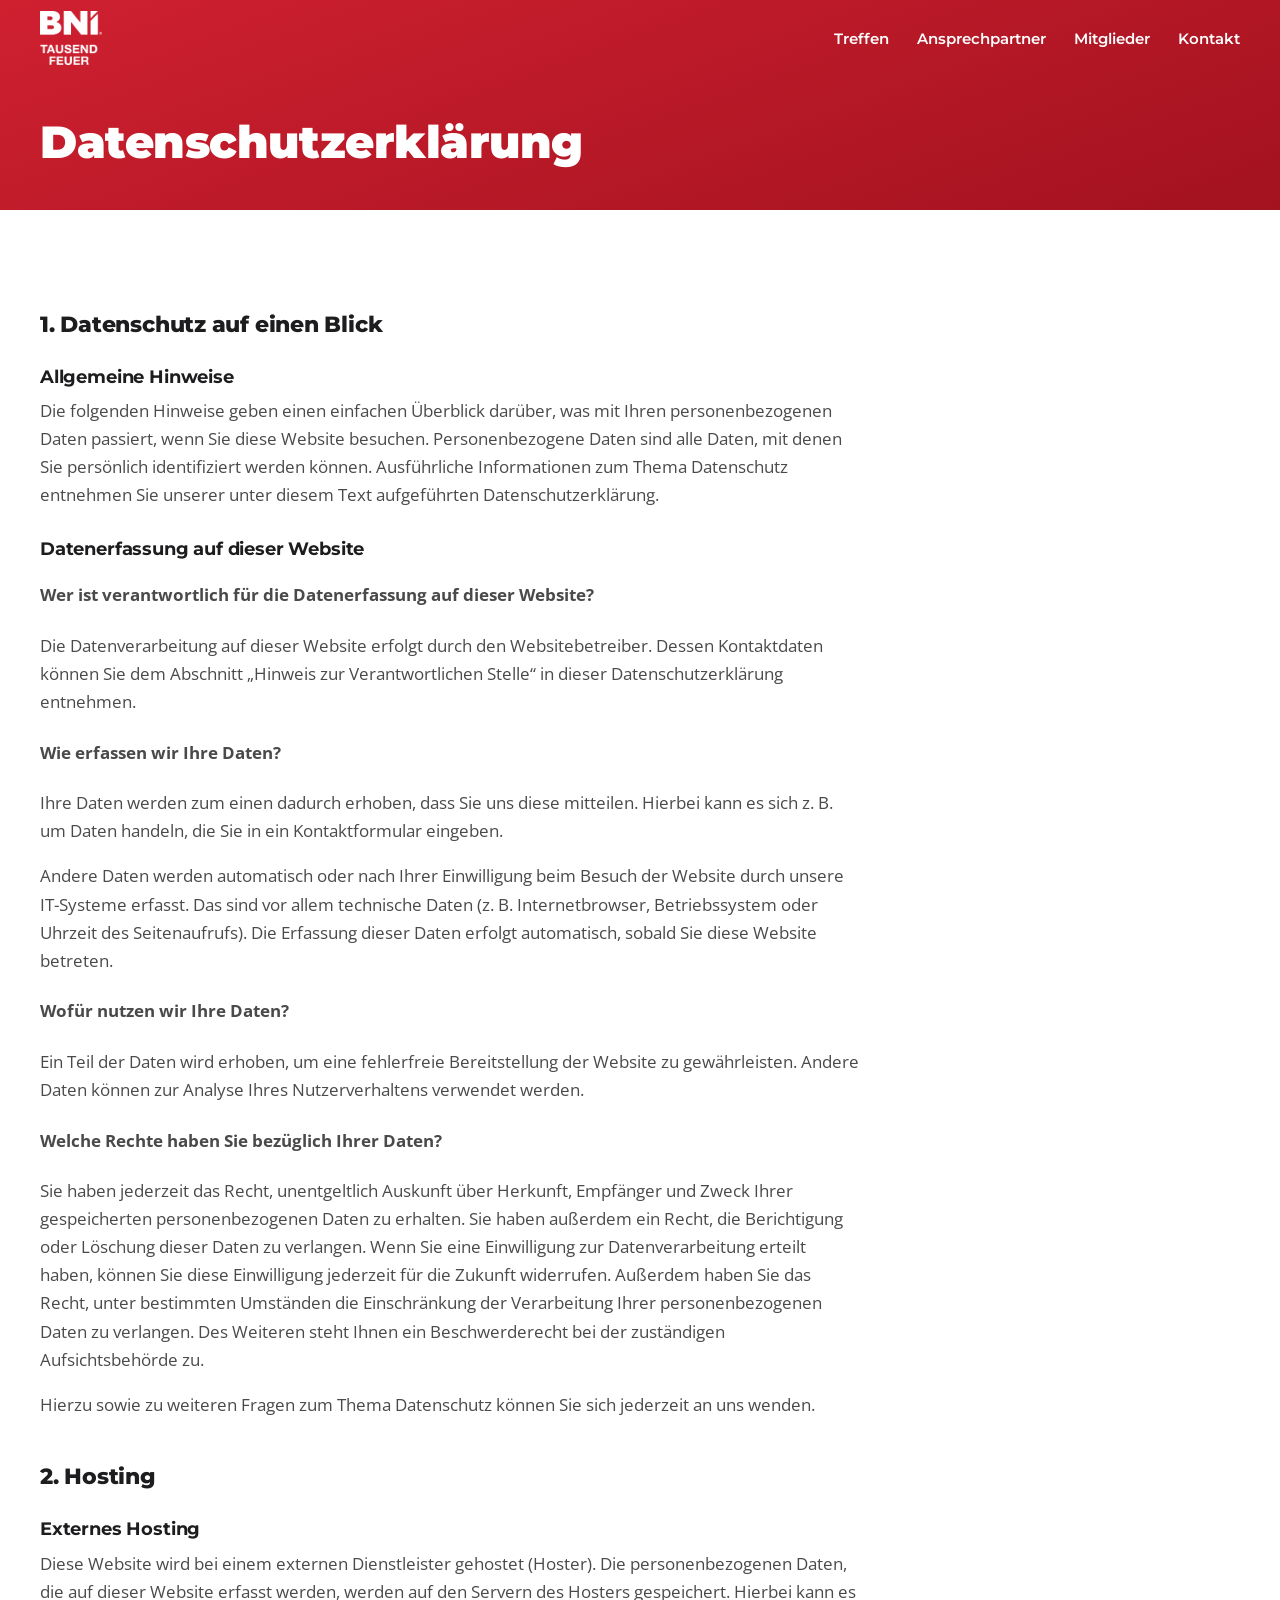
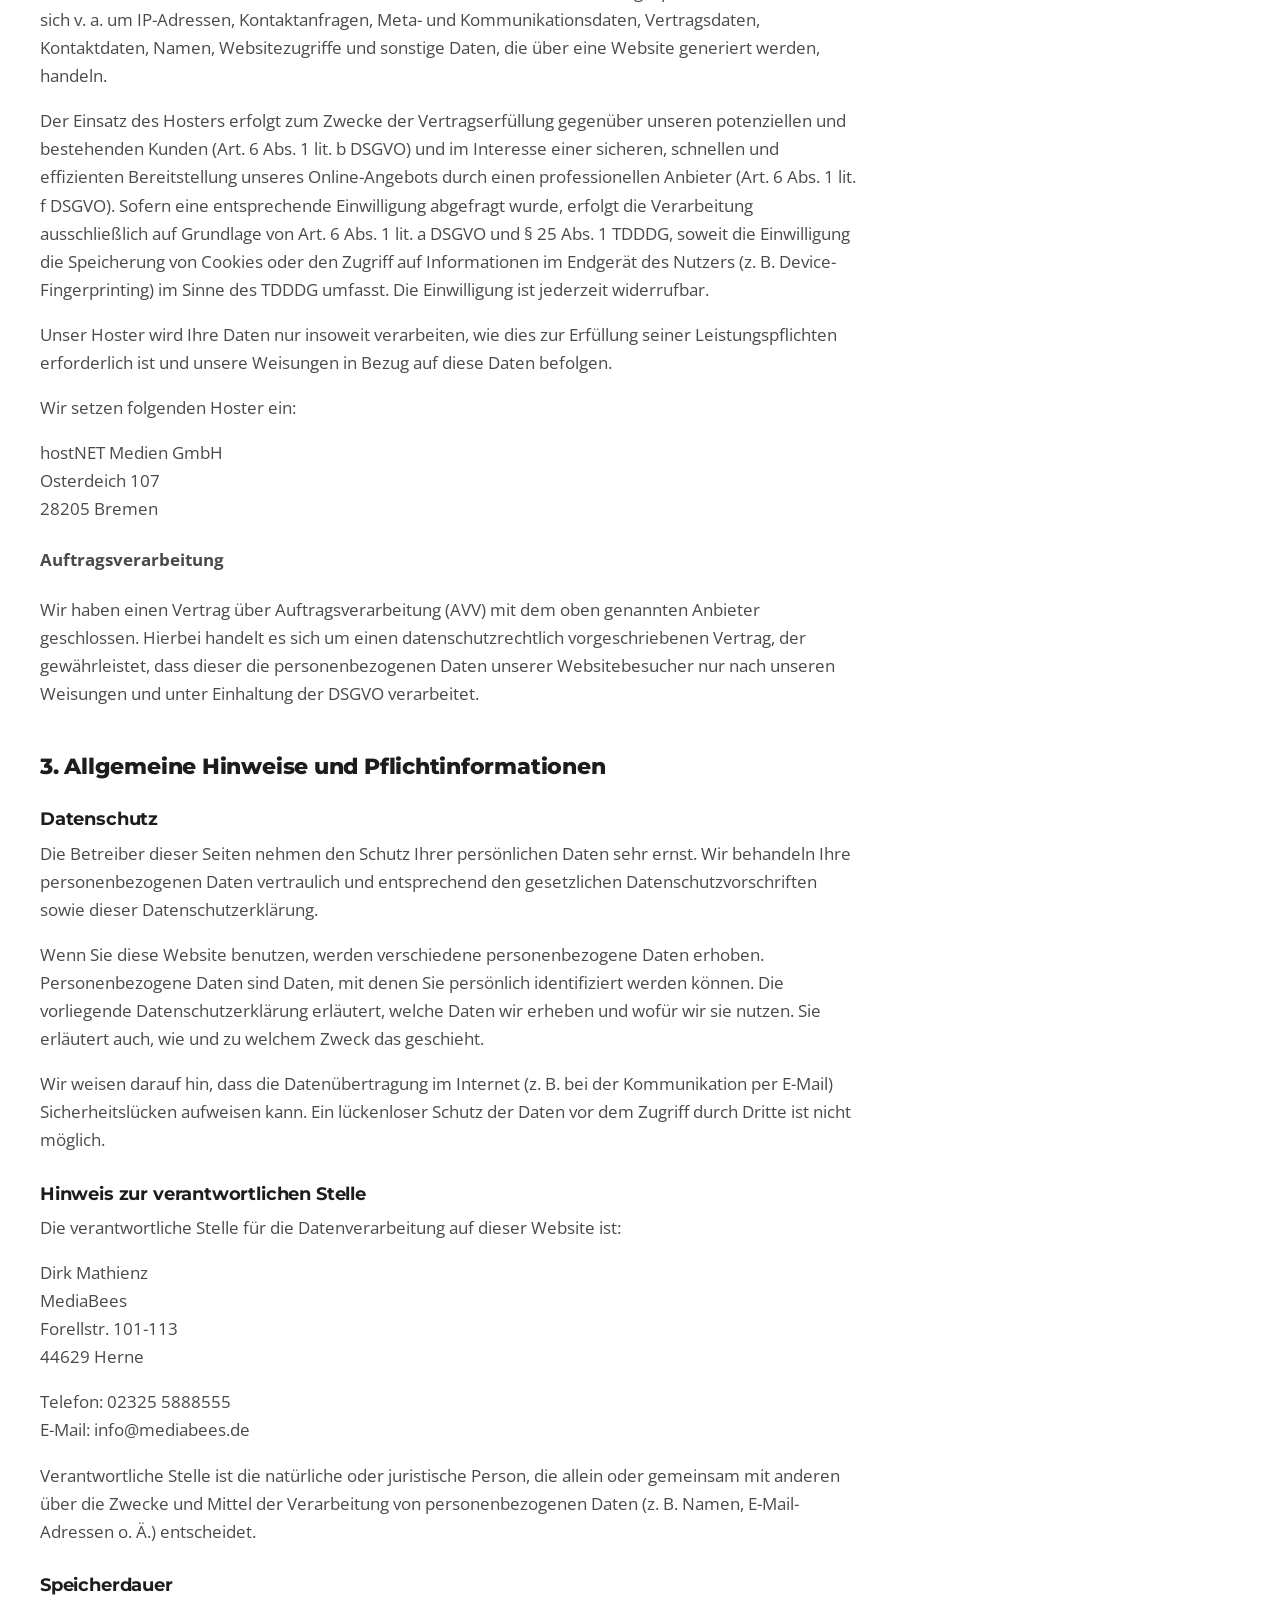
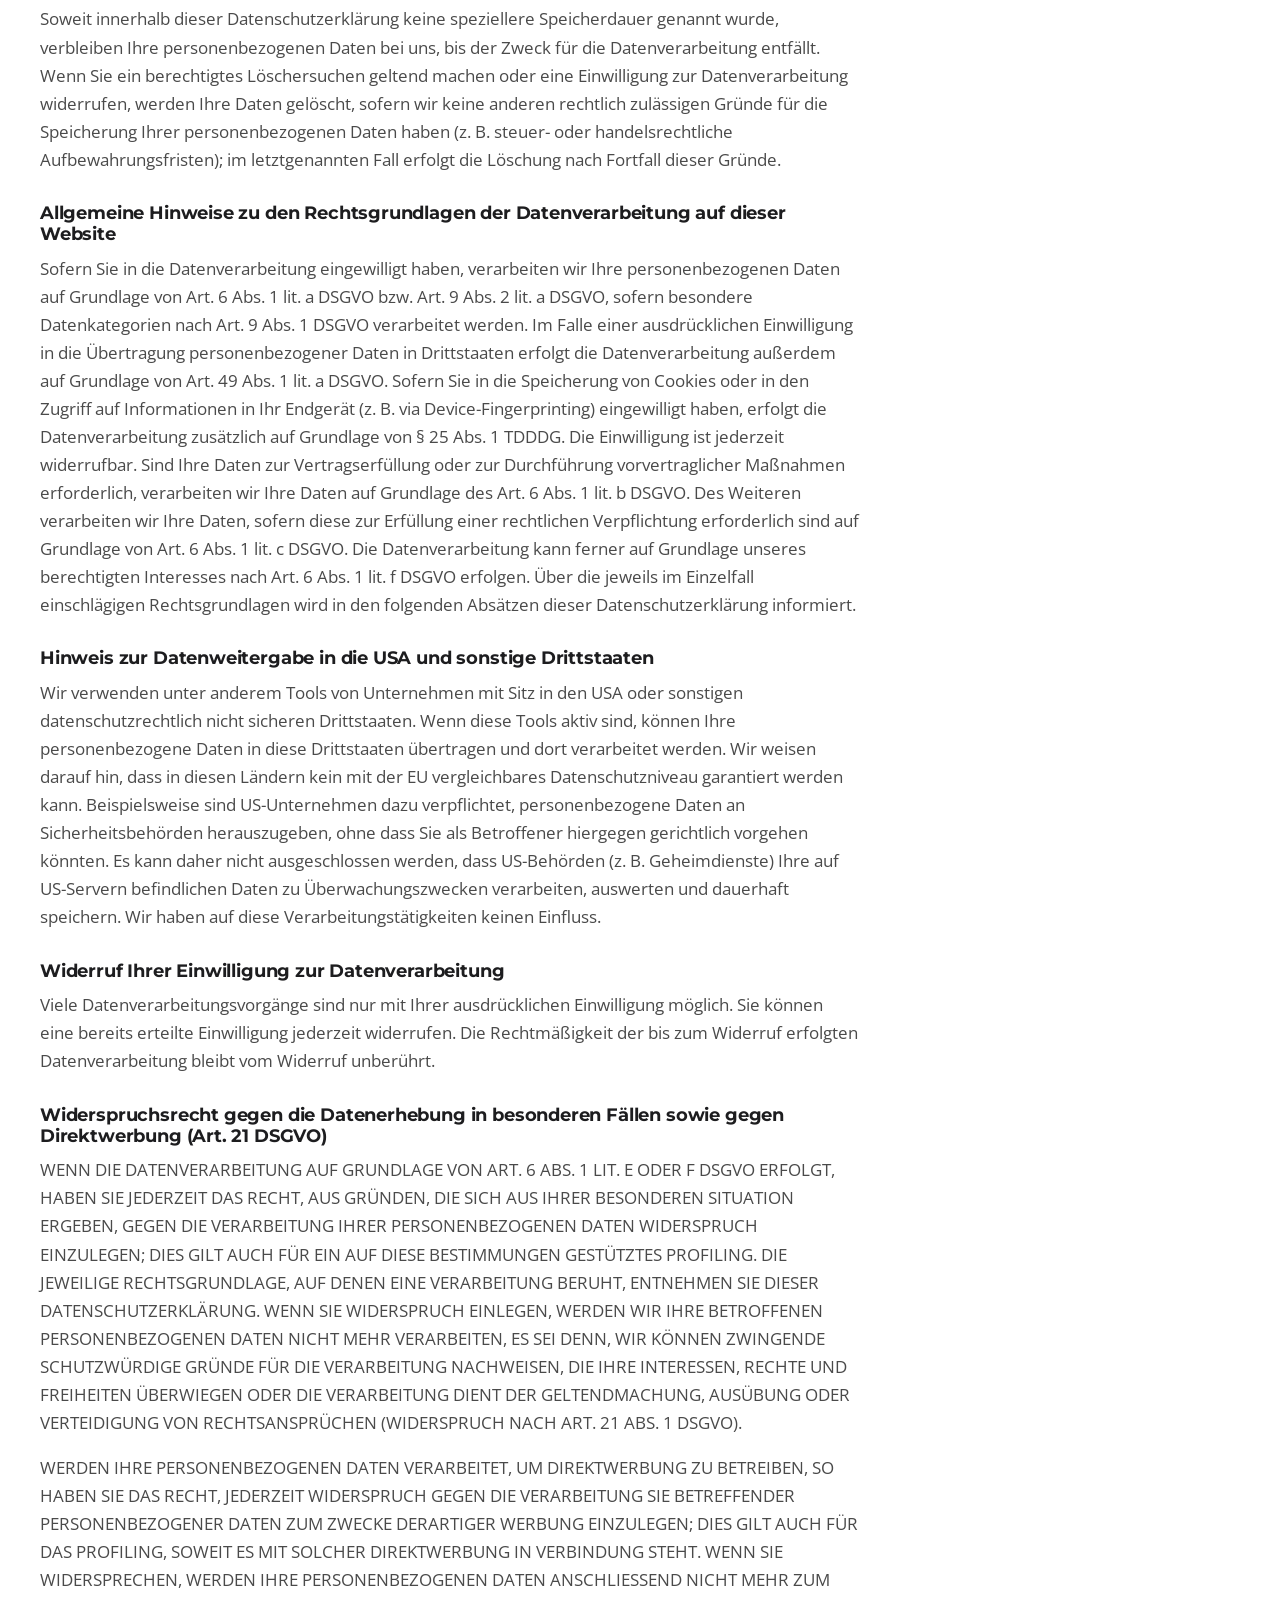
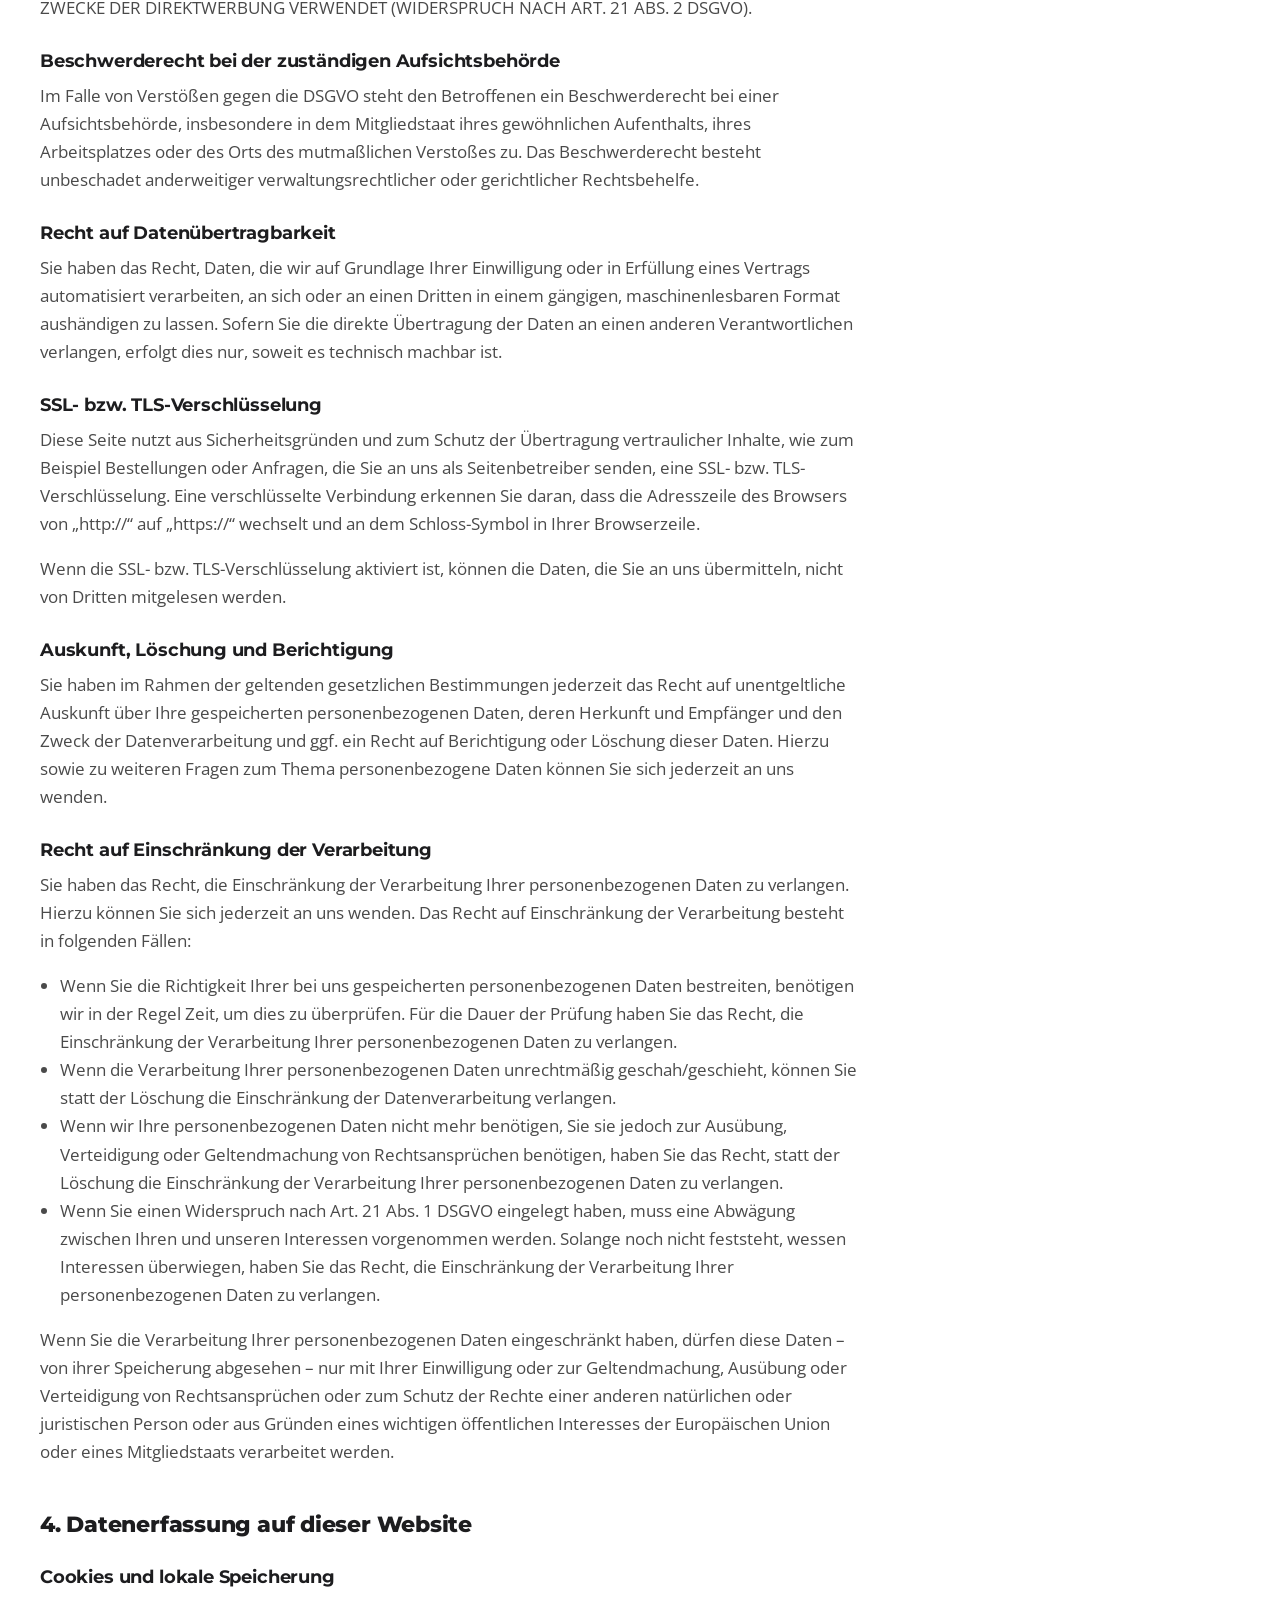
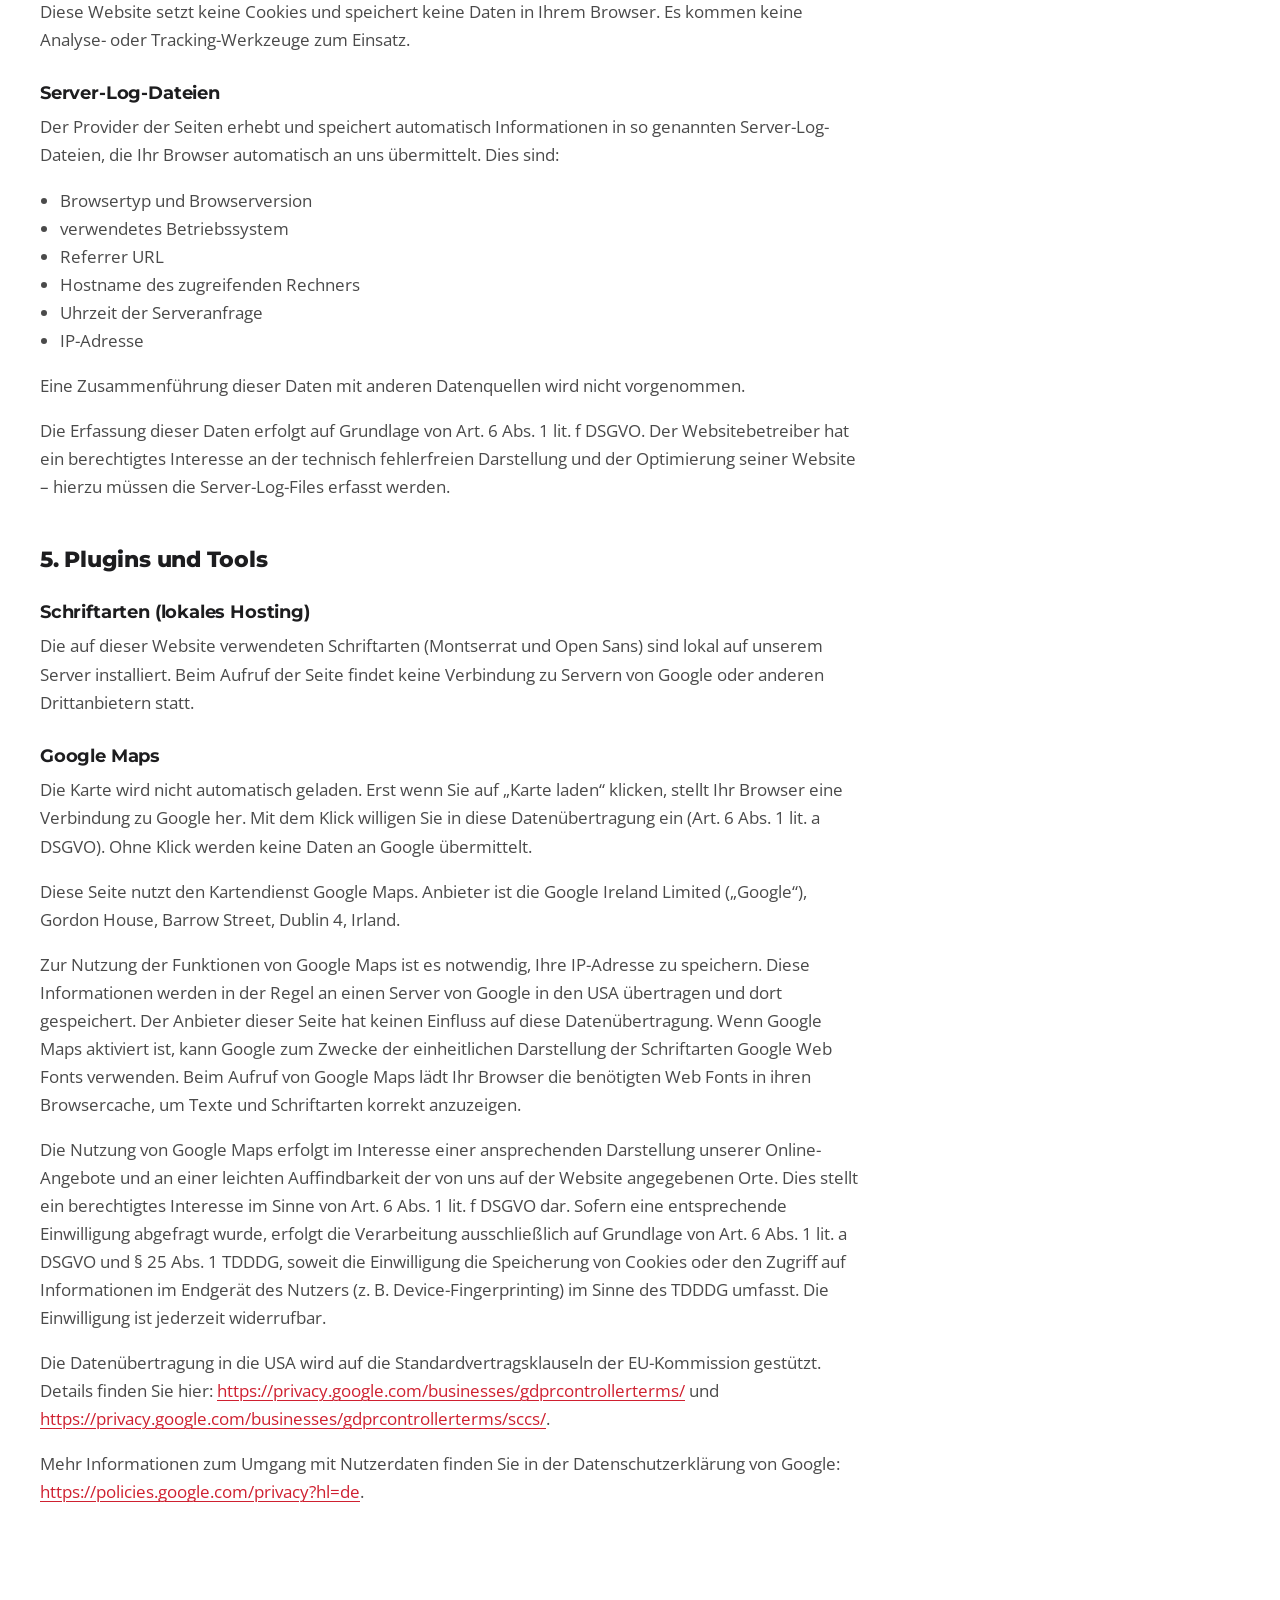
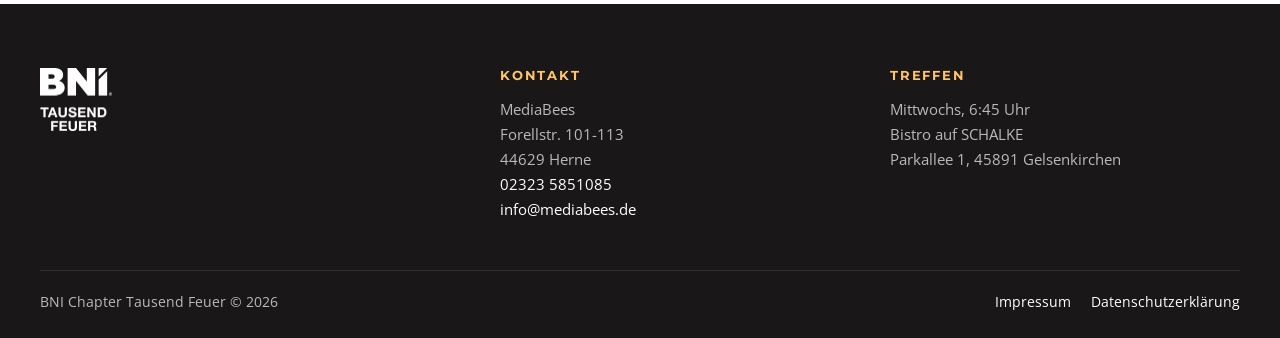
<file: bni1000feuer/datenschutz.html>
<!doctype html>
<html lang="de">
<head>
  <meta charset="utf-8">
  <meta name="viewport" content="width=device-width, initial-scale=1">
  <title>Datenschutzerklärung | BNI Chapter Tausend Feuer</title>
  <meta name="description" content="Datenschutzerklärung des BNI Chapter Tausend Feuer Gelsenkirchen.">
  <meta name="robots" content="noindex, follow">
  <meta name="theme-color" content="#cf2030">
  <link rel="icon" type="image/png" href="assets/img/favicon.png">
  <link rel="stylesheet" href="assets/css/style.css">
</head>
<body>
  <a class="skip-link" href="#main">Zum Inhalt springen</a>
  <header class="site-header is-scrolled" data-header>
    <div class="container header-inner">
      <a href="index.html" class="brand" aria-label="BNI Tausend Feuer, zur Startseite">
        <img src="assets/img/bni-tausend-feuer-logo.png" alt="" width="72" height="64">
      </a>
      <nav class="nav" aria-label="Hauptnavigation">
        <button class="nav-toggle" type="button" aria-expanded="false" aria-controls="nav-list" data-nav-toggle>
          <span class="sr-only">Menü</span><span class="nav-toggle-bar"></span>
        </button>
        <ul id="nav-list" class="nav-list" data-nav-list>
          <li><a href="index.html#treffen">Treffen</a></li>
          <li><a href="index.html#team">Ansprechpartner</a></li>
          <li><a href="index.html#mitglieder">Mitglieder</a></li>
          <li><a href="#kontakt">Kontakt</a></li>
        </ul>
      </nav>
    </div>
  </header>
  <main id="main">
    <section class="legal-hero">
      <div class="container"><h1>Datenschutzerklärung</h1></div>
    </section>
    <div class="container legal-body">
<h2>1. Datenschutz auf einen Blick</h2>
<h3>Allgemeine Hinweise</h3>
<p>Die folgenden Hinweise geben einen einfachen Überblick darüber, was mit Ihren personenbezogenen Daten passiert, wenn Sie diese Website besuchen. Personenbezogene Daten sind alle Daten, mit denen Sie persönlich identifiziert werden können. Ausführliche Informationen zum Thema Datenschutz entnehmen Sie unserer unter diesem Text aufgeführten Datenschutzerklärung.</p>
<h3>Datenerfassung auf dieser Website</h3>
<h4>Wer ist verantwortlich für die Datenerfassung auf dieser Website?</h4>
<p>Die Datenverarbeitung auf dieser Website erfolgt durch den Websitebetreiber. Dessen Kontaktdaten können Sie dem Abschnitt „Hinweis zur Verantwortlichen Stelle“ in dieser Datenschutzerklärung entnehmen.</p>
<h4>Wie erfassen wir Ihre Daten?</h4>
<p>Ihre Daten werden zum einen dadurch erhoben, dass Sie uns diese mitteilen. Hierbei kann es sich z. B. um Daten handeln, die Sie in ein Kontaktformular eingeben.</p>
<p>Andere Daten werden automatisch oder nach Ihrer Einwilligung beim Besuch der Website durch unsere IT-Systeme erfasst. Das sind vor allem technische Daten (z. B. Internetbrowser, Betriebssystem oder Uhrzeit des Seitenaufrufs). Die Erfassung dieser Daten erfolgt automatisch, sobald Sie diese Website betreten.</p>
<h4>Wofür nutzen wir Ihre Daten?</h4>
<p>Ein Teil der Daten wird erhoben, um eine fehlerfreie Bereitstellung der Website zu gewährleisten. Andere Daten können zur Analyse Ihres Nutzerverhaltens verwendet werden.</p>
<h4>Welche Rechte haben Sie bezüglich Ihrer Daten?</h4>
<p>Sie haben jederzeit das Recht, unentgeltlich Auskunft über Herkunft, Empfänger und Zweck Ihrer gespeicherten personenbezogenen Daten zu erhalten. Sie haben außerdem ein Recht, die Berichtigung oder Löschung dieser Daten zu verlangen. Wenn Sie eine Einwilligung zur Datenverarbeitung erteilt haben, können Sie diese Einwilligung jederzeit für die Zukunft widerrufen. Außerdem haben Sie das Recht, unter bestimmten Umständen die Einschränkung der Verarbeitung Ihrer personenbezogenen Daten zu verlangen. Des Weiteren steht Ihnen ein Beschwerderecht bei der zuständigen Aufsichtsbehörde zu.</p>
<p>Hierzu sowie zu weiteren Fragen zum Thema Datenschutz können Sie sich jederzeit an uns wenden.</p>
<h2>2. Hosting</h2>
<h3>Externes Hosting</h3>
<p>Diese Website wird bei einem externen Dienstleister gehostet (Hoster). Die personenbezogenen Daten, die auf dieser Website erfasst werden, werden auf den Servern des Hosters gespeichert. Hierbei kann es sich v. a. um IP-Adressen, Kontaktanfragen, Meta- und Kommunikationsdaten, Vertragsdaten, Kontaktdaten, Namen, Websitezugriffe und sonstige Daten, die über eine Website generiert werden, handeln.</p>
<p>Der Einsatz des Hosters erfolgt zum Zwecke der Vertragserfüllung gegenüber unseren potenziellen und bestehenden Kunden (Art. 6 Abs. 1 lit. b DSGVO) und im Interesse einer sicheren, schnellen und effizienten Bereitstellung unseres Online-Angebots durch einen professionellen Anbieter (Art. 6 Abs. 1 lit. f DSGVO). Sofern eine entsprechende Einwilligung abgefragt wurde, erfolgt die Verarbeitung ausschließlich auf Grundlage von Art. 6 Abs. 1 lit. a DSGVO und § 25 Abs. 1 TDDDG, soweit die Einwilligung die Speicherung von Cookies oder den Zugriff auf Informationen im Endgerät des Nutzers (z. B. Device-Fingerprinting) im Sinne des TDDDG umfasst. Die Einwilligung ist jederzeit widerrufbar.</p>
<p>Unser Hoster wird Ihre Daten nur insoweit verarbeiten, wie dies zur Erfüllung seiner Leistungspflichten erforderlich ist und unsere Weisungen in Bezug auf diese Daten befolgen.</p>
<p>Wir setzen folgenden Hoster ein:</p>
<p>hostNET Medien GmbH<br />
Osterdeich 107<br />
28205 Bremen</p>
<h4>Auftragsverarbeitung</h4>
<p>Wir haben einen Vertrag über Auftragsverarbeitung (AVV) mit dem oben genannten Anbieter geschlossen. Hierbei handelt es sich um einen datenschutzrechtlich vorgeschriebenen Vertrag, der gewährleistet, dass dieser die personenbezogenen Daten unserer Websitebesucher nur nach unseren Weisungen und unter Einhaltung der DSGVO verarbeitet.</p>
<h2>3. Allgemeine Hinweise und Pflicht­informationen</h2>
<h3>Datenschutz</h3>
<p>Die Betreiber dieser Seiten nehmen den Schutz Ihrer persönlichen Daten sehr ernst. Wir behandeln Ihre personenbezogenen Daten vertraulich und entsprechend den gesetzlichen Datenschutzvorschriften sowie dieser Datenschutzerklärung.</p>
<p>Wenn Sie diese Website benutzen, werden verschiedene personenbezogene Daten erhoben. Personenbezogene Daten sind Daten, mit denen Sie persönlich identifiziert werden können. Die vorliegende Datenschutzerklärung erläutert, welche Daten wir erheben und wofür wir sie nutzen. Sie erläutert auch, wie und zu welchem Zweck das geschieht.</p>
<p>Wir weisen darauf hin, dass die Datenübertragung im Internet (z. B. bei der Kommunikation per E-Mail) Sicherheitslücken aufweisen kann. Ein lückenloser Schutz der Daten vor dem Zugriff durch Dritte ist nicht möglich.</p>
<h3>Hinweis zur verantwortlichen Stelle</h3>
<p>Die verantwortliche Stelle für die Datenverarbeitung auf dieser Website ist:</p>
<p>Dirk Mathienz<br />
MediaBees<br />
Forellstr. 101-113<br>
44629 Herne</p>
<p>Telefon: 02325 5888555<br />
E-Mail: info@mediabees.de</p>
 <p>Verantwortliche Stelle ist die natürliche oder juristische Person, die allein oder gemeinsam mit anderen über die Zwecke und Mittel der Verarbeitung von personenbezogenen Daten (z. B. Namen, E-Mail-Adressen o. Ä.) entscheidet.</p>
<h3>Speicherdauer</h3>
<p>Soweit innerhalb dieser Datenschutzerklärung keine speziellere Speicherdauer genannt wurde, verbleiben Ihre personenbezogenen Daten bei uns, bis der Zweck für die Datenverarbeitung entfällt. Wenn Sie ein berechtigtes Löschersuchen geltend machen oder eine Einwilligung zur Datenverarbeitung widerrufen, werden Ihre Daten gelöscht, sofern wir keine anderen rechtlich zulässigen Gründe für die Speicherung Ihrer personenbezogenen Daten haben (z. B. steuer- oder handelsrechtliche Aufbewahrungsfristen); im letztgenannten Fall erfolgt die Löschung nach Fortfall dieser Gründe.</p>
<h3>Allgemeine Hinweise zu den Rechtsgrundlagen der Datenverarbeitung auf dieser Website</h3>
<p>Sofern Sie in die Datenverarbeitung eingewilligt haben, verarbeiten wir Ihre personenbezogenen Daten auf Grundlage von Art. 6 Abs. 1 lit. a DSGVO bzw. Art. 9 Abs. 2 lit. a DSGVO, sofern besondere Datenkategorien nach Art. 9 Abs. 1 DSGVO verarbeitet werden. Im Falle einer ausdrücklichen Einwilligung in die Übertragung personenbezogener Daten in Drittstaaten erfolgt die Datenverarbeitung außerdem auf Grundlage von Art. 49 Abs. 1 lit. a DSGVO. Sofern Sie in die Speicherung von Cookies oder in den Zugriff auf Informationen in Ihr Endgerät (z. B. via Device-Fingerprinting) eingewilligt haben, erfolgt die Datenverarbeitung zusätzlich auf Grundlage von § 25 Abs. 1 TDDDG. Die Einwilligung ist jederzeit widerrufbar. Sind Ihre Daten zur Vertragserfüllung oder zur Durchführung vorvertraglicher Maßnahmen erforderlich, verarbeiten wir Ihre Daten auf Grundlage des Art. 6 Abs. 1 lit. b DSGVO. Des Weiteren verarbeiten wir Ihre Daten, sofern diese zur Erfüllung einer rechtlichen Verpflichtung erforderlich sind auf Grundlage von Art. 6 Abs. 1 lit. c DSGVO. Die Datenverarbeitung kann ferner auf Grundlage unseres berechtigten Interesses nach Art. 6 Abs. 1 lit. f DSGVO erfolgen. Über die jeweils im Einzelfall einschlägigen Rechtsgrundlagen wird in den folgenden Absätzen dieser Datenschutzerklärung informiert.</p>
<h3>Hinweis zur Datenweitergabe in die USA und sonstige Drittstaaten</h3>
<p>Wir verwenden unter anderem Tools von Unternehmen mit Sitz in den USA oder sonstigen datenschutzrechtlich nicht sicheren Drittstaaten. Wenn diese Tools aktiv sind, können Ihre personenbezogene Daten in diese Drittstaaten übertragen und dort verarbeitet werden. Wir weisen darauf hin, dass in diesen Ländern kein mit der EU vergleichbares Datenschutzniveau garantiert werden kann. Beispielsweise sind US-Unternehmen dazu verpflichtet, personenbezogene Daten an Sicherheitsbehörden herauszugeben, ohne dass Sie als Betroffener hiergegen gerichtlich vorgehen könnten. Es kann daher nicht ausgeschlossen werden, dass US-Behörden (z. B. Geheimdienste) Ihre auf US-Servern befindlichen Daten zu Überwachungszwecken verarbeiten, auswerten und dauerhaft speichern. Wir haben auf diese Verarbeitungstätigkeiten keinen Einfluss.</p><h3>Widerruf Ihrer Einwilligung zur Datenverarbeitung</h3>
<p>Viele Datenverarbeitungsvorgänge sind nur mit Ihrer ausdrücklichen Einwilligung möglich. Sie können eine bereits erteilte Einwilligung jederzeit widerrufen. Die Rechtmäßigkeit der bis zum Widerruf erfolgten Datenverarbeitung bleibt vom Widerruf unberührt.</p>
<h3>Widerspruchsrecht gegen die Datenerhebung in besonderen Fällen sowie gegen Direktwerbung (Art. 21 DSGVO)</h3>
<p>WENN DIE DATENVERARBEITUNG AUF GRUNDLAGE VON ART. 6 ABS. 1 LIT. E ODER F DSGVO ERFOLGT, HABEN SIE JEDERZEIT DAS RECHT, AUS GRÜNDEN, DIE SICH AUS IHRER BESONDEREN SITUATION ERGEBEN, GEGEN DIE VERARBEITUNG IHRER PERSONENBEZOGENEN DATEN WIDERSPRUCH EINZULEGEN; DIES GILT AUCH FÜR EIN AUF DIESE BESTIMMUNGEN GESTÜTZTES PROFILING. DIE JEWEILIGE RECHTSGRUNDLAGE, AUF DENEN EINE VERARBEITUNG BERUHT, ENTNEHMEN SIE DIESER DATENSCHUTZERKLÄRUNG. WENN SIE WIDERSPRUCH EINLEGEN, WERDEN WIR IHRE BETROFFENEN PERSONENBEZOGENEN DATEN NICHT MEHR VERARBEITEN, ES SEI DENN, WIR KÖNNEN ZWINGENDE SCHUTZWÜRDIGE GRÜNDE FÜR DIE VERARBEITUNG NACHWEISEN, DIE IHRE INTERESSEN, RECHTE UND FREIHEITEN ÜBERWIEGEN ODER DIE VERARBEITUNG DIENT DER GELTENDMACHUNG, AUSÜBUNG ODER VERTEIDIGUNG VON RECHTSANSPRÜCHEN (WIDERSPRUCH NACH ART. 21 ABS. 1 DSGVO).</p>
<p>WERDEN IHRE PERSONENBEZOGENEN DATEN VERARBEITET, UM DIREKTWERBUNG ZU BETREIBEN, SO HABEN SIE DAS RECHT, JEDERZEIT WIDERSPRUCH GEGEN DIE VERARBEITUNG SIE BETREFFENDER PERSONENBEZOGENER DATEN ZUM ZWECKE DERARTIGER WERBUNG EINZULEGEN; DIES GILT AUCH FÜR DAS PROFILING, SOWEIT ES MIT SOLCHER DIREKTWERBUNG IN VERBINDUNG STEHT. WENN SIE WIDERSPRECHEN, WERDEN IHRE PERSONENBEZOGENEN DATEN ANSCHLIESSEND NICHT MEHR ZUM ZWECKE DER DIREKTWERBUNG VERWENDET (WIDERSPRUCH NACH ART. 21 ABS. 2 DSGVO).</p>
<h3>Beschwerde­recht bei der zuständigen Aufsichts­behörde</h3>
<p>Im Falle von Verstößen gegen die DSGVO steht den Betroffenen ein Beschwerderecht bei einer Aufsichtsbehörde, insbesondere in dem Mitgliedstaat ihres gewöhnlichen Aufenthalts, ihres Arbeitsplatzes oder des Orts des mutmaßlichen Verstoßes zu. Das Beschwerderecht besteht unbeschadet anderweitiger verwaltungsrechtlicher oder gerichtlicher Rechtsbehelfe.</p>
<h3>Recht auf Daten­übertrag­barkeit</h3>
<p>Sie haben das Recht, Daten, die wir auf Grundlage Ihrer Einwilligung oder in Erfüllung eines Vertrags automatisiert verarbeiten, an sich oder an einen Dritten in einem gängigen, maschinenlesbaren Format aushändigen zu lassen. Sofern Sie die direkte Übertragung der Daten an einen anderen Verantwortlichen verlangen, erfolgt dies nur, soweit es technisch machbar ist.</p>
<h3>SSL- bzw. TLS-Verschlüsselung</h3>
<p>Diese Seite nutzt aus Sicherheitsgründen und zum Schutz der Übertragung vertraulicher Inhalte, wie zum Beispiel Bestellungen oder Anfragen, die Sie an uns als Seitenbetreiber senden, eine SSL- bzw. TLS-Verschlüsselung. Eine verschlüsselte Verbindung erkennen Sie daran, dass die Adresszeile des Browsers von „http://“ auf „https://“ wechselt und an dem Schloss-Symbol in Ihrer Browserzeile.</p>
<p>Wenn die SSL- bzw. TLS-Verschlüsselung aktiviert ist, können die Daten, die Sie an uns übermitteln, nicht von Dritten mitgelesen werden.</p>
<h3>Auskunft, Löschung und Berichtigung</h3>
<p>Sie haben im Rahmen der geltenden gesetzlichen Bestimmungen jederzeit das Recht auf unentgeltliche Auskunft über Ihre gespeicherten personenbezogenen Daten, deren Herkunft und Empfänger und den Zweck der Datenverarbeitung und ggf. ein Recht auf Berichtigung oder Löschung dieser Daten. Hierzu sowie zu weiteren Fragen zum Thema personenbezogene Daten können Sie sich jederzeit an uns wenden.</p>
<h3>Recht auf Einschränkung der Verarbeitung</h3>
<p>Sie haben das Recht, die Einschränkung der Verarbeitung Ihrer personenbezogenen Daten zu verlangen. Hierzu können Sie sich jederzeit an uns wenden. Das Recht auf Einschränkung der Verarbeitung besteht in folgenden Fällen:</p>
<ul>
<li>Wenn Sie die Richtigkeit Ihrer bei uns gespeicherten personenbezogenen Daten bestreiten, benötigen wir in der Regel Zeit, um dies zu überprüfen. Für die Dauer der Prüfung haben Sie das Recht, die Einschränkung der Verarbeitung Ihrer personenbezogenen Daten zu verlangen.</li>
<li>Wenn die Verarbeitung Ihrer personenbezogenen Daten unrechtmäßig geschah/geschieht, können Sie statt der Löschung die Einschränkung der Datenverarbeitung verlangen.</li>
<li>Wenn wir Ihre personenbezogenen Daten nicht mehr benötigen, Sie sie jedoch zur Ausübung, Verteidigung oder Geltendmachung von Rechtsansprüchen benötigen, haben Sie das Recht, statt der Löschung die Einschränkung der Verarbeitung Ihrer personenbezogenen Daten zu verlangen.</li>
<li>Wenn Sie einen Widerspruch nach Art. 21 Abs. 1 DSGVO eingelegt haben, muss eine Abwägung zwischen Ihren und unseren Interessen vorgenommen werden. Solange noch nicht feststeht, wessen Interessen überwiegen, haben Sie das Recht, die Einschränkung der Verarbeitung Ihrer personenbezogenen Daten zu verlangen.</li>
</ul>
<p>Wenn Sie die Verarbeitung Ihrer personenbezogenen Daten eingeschränkt haben, dürfen diese Daten – von ihrer Speicherung abgesehen – nur mit Ihrer Einwilligung oder zur Geltendmachung, Ausübung oder Verteidigung von Rechtsansprüchen oder zum Schutz der Rechte einer anderen natürlichen oder juristischen Person oder aus Gründen eines wichtigen öffentlichen Interesses der Europäischen Union oder eines Mitgliedstaats verarbeitet werden.</p>
<h2>4. Datenerfassung auf dieser Website</h2>
<h3>Cookies und lokale Speicherung</h3>
<p>Diese Website setzt keine Cookies und speichert keine Daten in Ihrem Browser. Es kommen keine Analyse- oder Tracking-Werkzeuge zum Einsatz.</p>
<h3>Server-Log-Dateien</h3>
<p>Der Provider der Seiten erhebt und speichert automatisch Informationen in so genannten Server-Log-Dateien, die Ihr Browser automatisch an uns übermittelt. Dies sind:</p>
<ul>
<li>Browsertyp und Browserversion</li>
<li>verwendetes Betriebssystem</li>
<li>Referrer URL</li>
<li>Hostname des zugreifenden Rechners</li>
<li>Uhrzeit der Serveranfrage</li>
<li>IP-Adresse</li>
</ul>
<p>Eine Zusammenführung dieser Daten mit anderen Datenquellen wird nicht vorgenommen.</p>
<p>Die Erfassung dieser Daten erfolgt auf Grundlage von Art. 6 Abs. 1 lit. f DSGVO. Der Websitebetreiber hat ein berechtigtes Interesse an der technisch fehlerfreien Darstellung und der Optimierung seiner Website – hierzu müssen die Server-Log-Files erfasst werden.</p>
<h2>5. Plugins und Tools</h2>
<h3>Schriftarten (lokales Hosting)</h3>
<p>Die auf dieser Website verwendeten Schriftarten (Montserrat und Open Sans) sind lokal auf unserem Server installiert. Beim Aufruf der Seite findet keine Verbindung zu Servern von Google oder anderen Drittanbietern statt.</p>
<h3 id="google-maps">Google Maps</h3>
<p>Die Karte wird nicht automatisch geladen. Erst wenn Sie auf „Karte laden“ klicken, stellt Ihr Browser eine Verbindung zu Google her. Mit dem Klick willigen Sie in diese Datenübertragung ein (Art. 6 Abs. 1 lit. a DSGVO). Ohne Klick werden keine Daten an Google übermittelt.</p>
<p>Diese Seite nutzt den Kartendienst Google Maps. Anbieter ist die Google Ireland Limited („Google“), Gordon House, Barrow Street, Dublin 4, Irland.</p>
<p>Zur Nutzung der Funktionen von Google Maps ist es notwendig, Ihre IP-Adresse zu speichern. Diese Informationen werden in der Regel an einen Server von Google in den USA übertragen und dort gespeichert. Der Anbieter dieser Seite hat keinen Einfluss auf diese Datenübertragung. Wenn Google Maps aktiviert ist, kann Google zum Zwecke der einheitlichen Darstellung der Schriftarten Google Web Fonts verwenden. Beim Aufruf von Google Maps lädt Ihr Browser die benötigten Web Fonts in ihren Browsercache, um Texte und Schriftarten korrekt anzuzeigen.</p>
<p>Die Nutzung von Google Maps erfolgt im Interesse einer ansprechenden Darstellung unserer Online-Angebote und an einer leichten Auffindbarkeit der von uns auf der Website angegebenen Orte. Dies stellt ein berechtigtes Interesse im Sinne von Art. 6 Abs. 1 lit. f DSGVO dar. Sofern eine entsprechende Einwilligung abgefragt wurde, erfolgt die Verarbeitung ausschließlich auf Grundlage von Art. 6 Abs. 1 lit. a DSGVO und § 25 Abs. 1 TDDDG, soweit die Einwilligung die Speicherung von Cookies oder den Zugriff auf Informationen im Endgerät des Nutzers (z. B. Device-Fingerprinting) im Sinne des TDDDG umfasst. Die Einwilligung ist jederzeit widerrufbar.</p>
<p>Die Datenübertragung in die USA wird auf die Standardvertragsklauseln der EU-Kommission gestützt. Details finden Sie hier: <a rel="noopener" target="_blank" href="https://privacy.google.com/businesses/gdprcontrollerterms/">https://privacy.google.com/businesses/gdprcontrollerterms/</a> und <a rel="noopener" target="_blank" href="https://privacy.google.com/businesses/gdprcontrollerterms/sccs/">https://privacy.google.com/businesses/gdprcontrollerterms/sccs/</a>.</p>
<p>Mehr Informationen zum Umgang mit Nutzerdaten finden Sie in der Datenschutzerklärung von Google: <a rel="noopener" target="_blank" href="https://policies.google.com/privacy?hl=de">https://policies.google.com/privacy?hl=de</a>.</p>
    </div>
  </main>
  <footer class="site-footer" id="kontakt">
    <div class="container footer-grid">
      <div>
        <img src="assets/img/bni-tausend-feuer-logo.png" alt="BNI Tausend Feuer" width="72" height="64" loading="lazy">
      </div>
      <div>
        <h2>Kontakt</h2>
        <address>MediaBees<br>Forellstr. 101-113<br>44629 Herne<br><a href="tel:+4923235851085">02323 5851085</a><br><a href="mailto:info@mediabees.de">info@mediabees.de</a></address>
      </div>
      <div>
        <h2>Treffen</h2>
        <p>Mittwochs, 6:45 Uhr<br>Bistro auf SCHALKE<br>Parkallee 1, 45891 Gelsenkirchen</p>
      </div>
    </div>
    <div class="container footer-bottom">
      <p>BNI Chapter Tausend Feuer &copy; <span data-year>2026</span></p>
      <ul>
        <li><a href="impressum.html">Impressum</a></li>
        <li><a href="datenschutz.html">Datenschutzerklärung</a></li>
      </ul>
    </div>
  </footer>
  <script src="assets/js/main.js" defer></script>
</body>
</html>
</file>
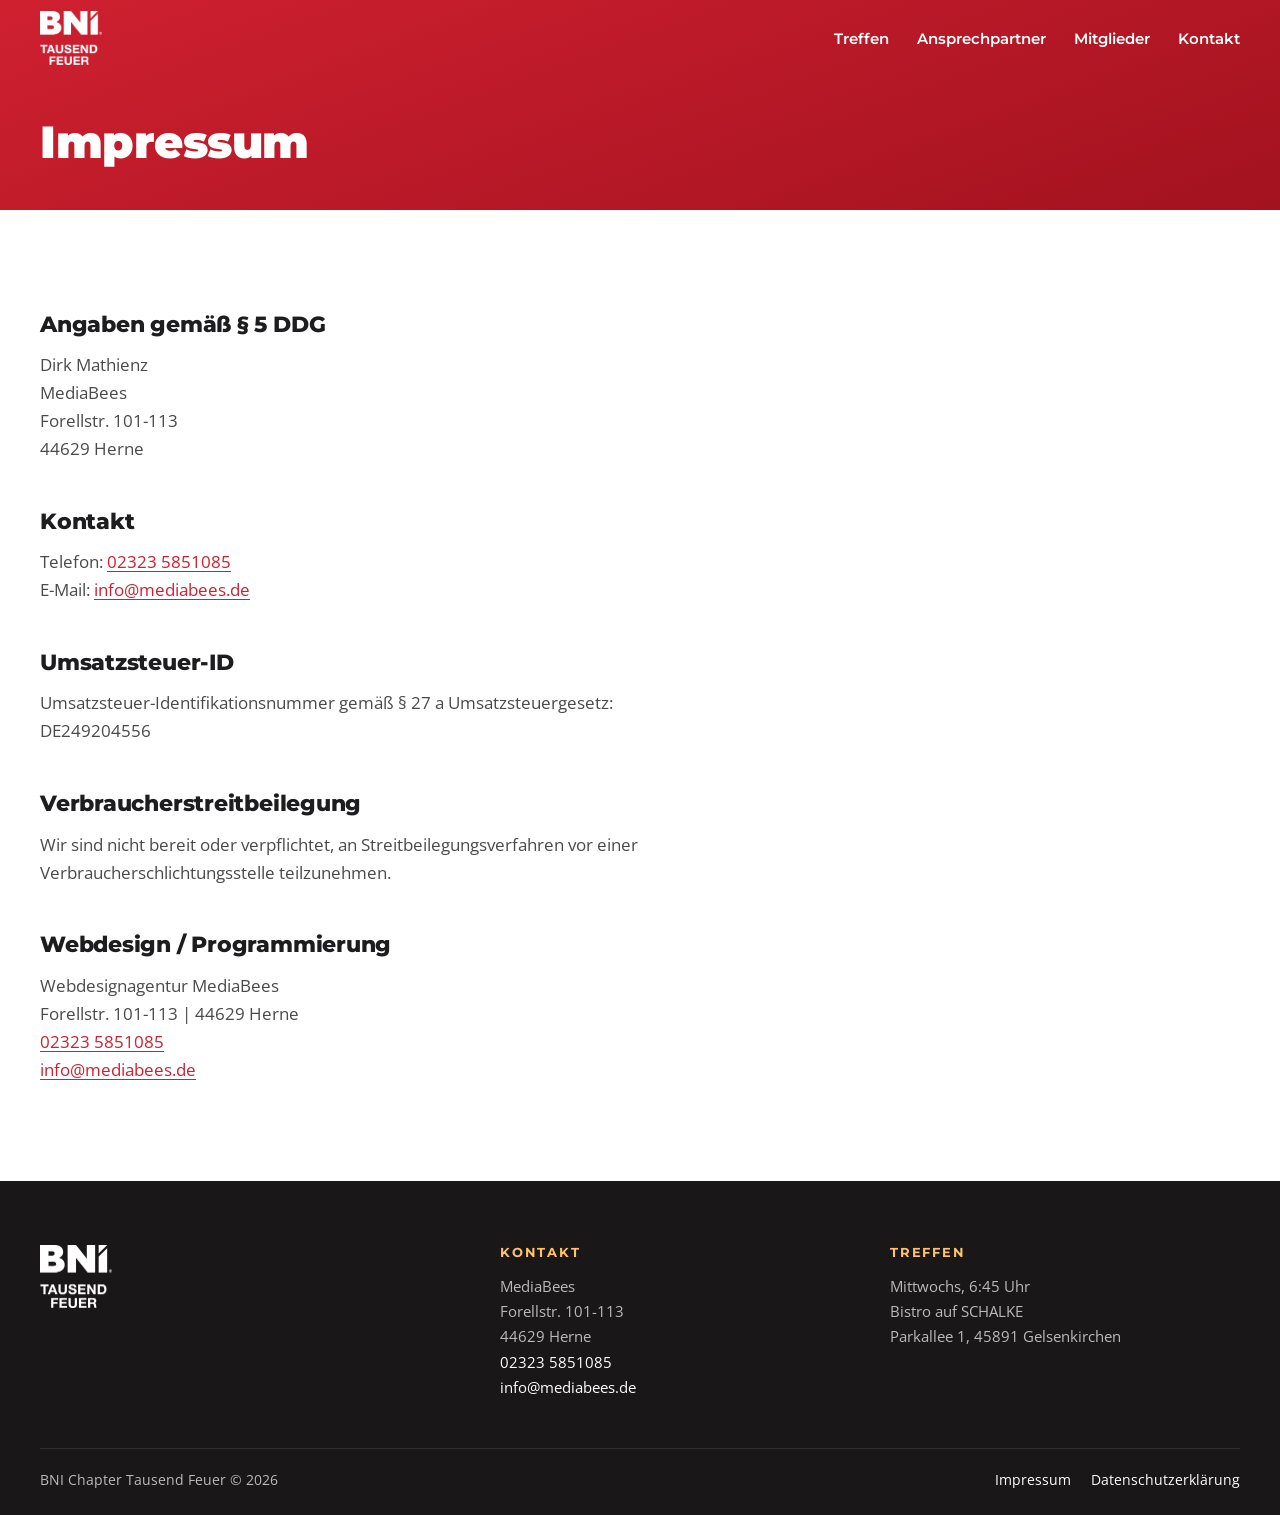
<file: bni1000feuer/impressum.html>
<!doctype html>
<html lang="de">
<head>
  <meta charset="utf-8">
  <meta name="viewport" content="width=device-width, initial-scale=1">
  <title>Impressum | BNI Chapter Tausend Feuer</title>
  <meta name="description" content="Impressum des BNI Chapter Tausend Feuer Gelsenkirchen.">
  <meta name="robots" content="noindex, follow">
  <meta name="theme-color" content="#cf2030">
  <link rel="icon" type="image/png" href="assets/img/favicon.png">
  <link rel="stylesheet" href="assets/css/style.css">
</head>
<body>
  <a class="skip-link" href="#main">Zum Inhalt springen</a>
  <header class="site-header is-scrolled" data-header>
    <div class="container header-inner">
      <a href="index.html" class="brand" aria-label="BNI Tausend Feuer, zur Startseite">
        <img src="assets/img/bni-tausend-feuer-logo.png" alt="" width="72" height="64">
      </a>
      <nav class="nav" aria-label="Hauptnavigation">
        <button class="nav-toggle" type="button" aria-expanded="false" aria-controls="nav-list" data-nav-toggle>
          <span class="sr-only">Menü</span><span class="nav-toggle-bar"></span>
        </button>
        <ul id="nav-list" class="nav-list" data-nav-list>
          <li><a href="index.html#treffen">Treffen</a></li>
          <li><a href="index.html#team">Ansprechpartner</a></li>
          <li><a href="index.html#mitglieder">Mitglieder</a></li>
          <li><a href="#kontakt">Kontakt</a></li>
        </ul>
      </nav>
    </div>
  </header>
  <main id="main">
    <section class="legal-hero">
      <div class="container"><h1>Impressum</h1></div>
    </section>
    <div class="container legal-body">
      <h2>Angaben gemäß § 5 DDG</h2>
      <p>Dirk Mathienz<br>MediaBees<br>Forellstr. 101-113<br>44629 Herne</p>
      <h2>Kontakt</h2>
      <p>Telefon: <a href="tel:+4923235851085">02323 5851085</a><br>E-Mail: <a href="mailto:info@mediabees.de">info@mediabees.de</a></p>
      <h2>Umsatzsteuer-ID</h2>
      <p>Umsatzsteuer-Identifikationsnummer gemäß § 27 a Umsatzsteuergesetz:<br>DE249204556</p>
      <h2>Verbraucherstreitbeilegung</h2>
      <p>Wir sind nicht bereit oder verpflichtet, an Streitbeilegungsverfahren vor einer Verbraucherschlichtungsstelle teilzunehmen.</p>
      <h2>Webdesign / Programmierung</h2>
      <p>Webdesignagentur MediaBees<br>Forellstr. 101-113 | 44629 Herne<br><a href="tel:+4923235851085">02323 5851085</a><br><a href="mailto:info@mediabees.de">info@mediabees.de</a></p>
    </div>
  </main>
  <footer class="site-footer" id="kontakt">
    <div class="container footer-grid">
      <div>
        <img src="assets/img/bni-tausend-feuer-logo.png" alt="BNI Tausend Feuer" width="72" height="64" loading="lazy">
      </div>
      <div>
        <h2>Kontakt</h2>
        <address>MediaBees<br>Forellstr. 101-113<br>44629 Herne<br><a href="tel:+4923235851085">02323 5851085</a><br><a href="mailto:info@mediabees.de">info@mediabees.de</a></address>
      </div>
      <div>
        <h2>Treffen</h2>
        <p>Mittwochs, 6:45 Uhr<br>Bistro auf SCHALKE<br>Parkallee 1, 45891 Gelsenkirchen</p>
      </div>
    </div>
    <div class="container footer-bottom">
      <p>BNI Chapter Tausend Feuer &copy; <span data-year>2026</span></p>
      <ul>
        <li><a href="impressum.html">Impressum</a></li>
        <li><a href="datenschutz.html">Datenschutzerklärung</a></li>
      </ul>
    </div>
  </footer>
  <script src="assets/js/main.js" defer></script>
</body>
</html>
</file>
<file: bni1000feuer/assets/css/style.css>
/* BNI Tausend Feuer · Stylesheet
   CI: BNI-Rot #CF2030, Anthrazit #444, Montserrat (Headlines), Open Sans (Text) */

@font-face {
  font-family: "Montserrat";
  src: url("../fonts/montserrat-latin-wght-normal.woff2") format("woff2");
  font-weight: 100 900;
  font-display: swap;
}
@font-face {
  font-family: "Open Sans";
  src: url("../fonts/open-sans-latin-wght-normal.woff2") format("woff2");
  font-weight: 300 800;
  font-display: swap;
}

:root {
  --red: #cf2030;
  --red-dark: #a3121f;
  --red-deep: #6e0a13;
  --ember: #ff8a3d;
  --gold: #ffc46b;
  --ink: #1d1d1f;
  --anthracite: #444;
  --text: #4a4a4a;
  --muted: #6b6b6b;
  --line: #e7e3e1;
  --bg: #fff;
  --bg-soft: #f6f4f3;
  --dark: #1a1718;
  --dark-2: #262223;
  --radius: 18px;
  --radius-sm: 10px;
  --shadow: 0 1px 2px rgba(20, 10, 10, .06), 0 8px 24px rgba(20, 10, 10, .06);
  --shadow-lg: 0 2px 4px rgba(20, 10, 10, .06), 0 24px 48px rgba(110, 10, 19, .16);
  --font-head: "Montserrat", system-ui, sans-serif;
  --font-body: "Open Sans", system-ui, sans-serif;
  --ease: cubic-bezier(.2, .7, .2, 1);
  --header-h: 76px;
}

*, *::before, *::after { box-sizing: border-box; }
html { scroll-behavior: smooth; scroll-padding-top: var(--header-h); -webkit-text-size-adjust: 100%; }
body {
  margin: 0;
  font-family: var(--font-body);
  font-size: 1.0625rem;
  line-height: 1.65;
  color: var(--text);
  background: var(--bg);
  -webkit-font-smoothing: antialiased;
  overflow-x: hidden;
}
img, svg, canvas { display: block; max-width: 100%; }
img { height: auto; }
a { color: var(--red); text-decoration-thickness: 1px; text-underline-offset: 3px; }
a:hover { color: var(--red-dark); }
h1, h2, h3 { font-family: var(--font-head); color: var(--ink); line-height: 1.2; margin: 0 0 .6em; letter-spacing: -.01em; }
h2 { font-size: clamp(1.6rem, 1.2rem + 1.6vw, 2.4rem); font-weight: 800; }
p { margin: 0 0 1em; }
:focus-visible { outline: 3px solid var(--gold); outline-offset: 3px; border-radius: 4px; }

.container { width: min(1200px, 100% - 32px); margin-inline: auto; }
.sr-only { position: absolute; width: 1px; height: 1px; padding: 0; margin: -1px; overflow: hidden; clip: rect(0 0 0 0); white-space: nowrap; border: 0; }
.skip-link { position: absolute; left: 16px; top: -60px; z-index: 100; background: #fff; color: var(--ink); padding: 10px 16px; border-radius: 8px; font-weight: 700; }
.skip-link:focus { top: 12px; }

/* Buttons */
.btn {
  --bg-btn: var(--red);
  display: inline-flex; align-items: center; gap: .6em;
  padding: .9em 1.6em; border-radius: 999px; border: 2px solid transparent;
  font-family: var(--font-head); font-weight: 700; font-size: .95rem; line-height: 1;
  text-decoration: none; cursor: pointer; position: relative; overflow: hidden; isolation: isolate;
  transition: transform .25s var(--ease), box-shadow .25s var(--ease), background-color .25s, color .25s, border-color .25s;
}
.btn svg { width: 18px; height: 18px; fill: none; stroke: currentColor; stroke-width: 2.4; stroke-linecap: round; stroke-linejoin: round; transition: transform .25s var(--ease); }
.btn:hover svg { transform: translateX(4px); }
.btn:hover { transform: translateY(-2px); }
.btn:active { transform: translateY(0); }
.btn-primary { background: var(--red); color: #fff; box-shadow: 0 8px 20px -8px rgba(207, 32, 48, .7); }
.btn-primary:hover { background: var(--red-dark); color: #fff; box-shadow: 0 14px 28px -10px rgba(207, 32, 48, .8); }
.btn-light { background: #fff; color: var(--red); box-shadow: 0 10px 24px -10px rgba(0, 0, 0, .45); }
.btn-light:hover { color: var(--red-dark); box-shadow: 0 16px 32px -12px rgba(0, 0, 0, .5); }
.btn-ghost { background: transparent; color: #fff; border-color: rgba(255, 255, 255, .55); }
.btn-ghost:hover { color: #fff; border-color: #fff; background: rgba(255, 255, 255, .08); }
.btn-sm { padding: .7em 1.2em; font-size: .85rem; }
/* Glanz-Effekt */
.btn-primary::after, .btn-light::after {
  content: ""; position: absolute; inset: 0; z-index: -1;
  background: linear-gradient(110deg, transparent 30%, rgba(255, 255, 255, .35) 50%, transparent 70%);
  transform: translateX(-120%); transition: transform .7s var(--ease);
}
.btn-light::after { background: linear-gradient(110deg, transparent 30%, rgba(207, 32, 48, .12) 50%, transparent 70%); }
.btn:hover::after { transform: translateX(120%); }

/* Header */
.site-header {
  position: fixed; inset: 0 0 auto; z-index: 50; height: var(--header-h);
  transition: background-color .35s, box-shadow .35s, height .35s;
}
.site-header.is-scrolled {
  background: rgba(26, 23, 24, .86);
  backdrop-filter: saturate(140%) blur(14px);
  -webkit-backdrop-filter: saturate(140%) blur(14px);
  box-shadow: 0 1px 0 rgba(255, 255, 255, .06);
  --header-h: 64px;
}
.header-inner { height: 100%; display: flex; align-items: center; justify-content: space-between; }
.brand img { width: 62px; height: auto; transition: width .35s var(--ease); }
.is-scrolled .brand img { width: 50px; }
.nav-list { list-style: none; display: flex; align-items: center; gap: 28px; margin: 0; padding: 0; }
.nav-list a:not(.btn) {
  color: #fff; text-decoration: none; font-family: var(--font-head); font-weight: 600; font-size: .95rem; position: relative; padding: 6px 0;
}
.nav-list a:not(.btn)::after {
  content: ""; position: absolute; left: 0; right: 0; bottom: 0; height: 2px; background: var(--gold);
  transform: scaleX(0); transform-origin: left; transition: transform .3s var(--ease);
}
.nav-list a:not(.btn):hover::after, .nav-list a.is-current::after { transform: scaleX(1); }
.nav-toggle { display: none; }

@media (max-width: 860px) {
  .nav-toggle {
    display: grid; place-items: center; width: 46px; height: 46px; border: 0; border-radius: 12px;
    background: rgba(255, 255, 255, .12); cursor: pointer; position: relative; z-index: 2;
  }
  .nav-toggle-bar, .nav-toggle-bar::before, .nav-toggle-bar::after {
    display: block; width: 20px; height: 2px; background: #fff; border-radius: 2px; transition: transform .3s var(--ease), background-color .2s;
  }
  .nav-toggle-bar { position: relative; }
  .nav-toggle-bar::before, .nav-toggle-bar::after { content: ""; position: absolute; left: 0; }
  .nav-toggle-bar::before { top: -6px; }
  .nav-toggle-bar::after { top: 6px; }
  .nav-toggle[aria-expanded="true"] .nav-toggle-bar { background: transparent; }
  .nav-toggle[aria-expanded="true"] .nav-toggle-bar::before { transform: translateY(6px) rotate(45deg); }
  .nav-toggle[aria-expanded="true"] .nav-toggle-bar::after { transform: translateY(-6px) rotate(-45deg); }
  .nav-list {
    position: fixed; inset: 0; flex-direction: column; justify-content: center; gap: 22px;
    background: rgba(26, 23, 24, .97); backdrop-filter: blur(10px);
    opacity: 0; visibility: hidden; transition: opacity .3s, visibility .3s;
  }
  .nav-list.is-open { opacity: 1; visibility: visible; }
  /* backdrop-filter würde das fixierte Menü auf die Headerhöhe begrenzen */
  .site-header.is-scrolled { backdrop-filter: none; -webkit-backdrop-filter: none; background: rgba(26, 23, 24, .97); }
  .nav-list a:not(.btn) { font-size: 1.4rem; }
}

/* Hero */
.hero {
  position: relative; overflow: hidden; color: #fff;
  padding: calc(var(--header-h) + 48px) 0 56px;
  background:
    radial-gradient(120% 80% at 85% 10%, #e8343f 0%, transparent 55%),
    radial-gradient(90% 70% at 10% 100%, var(--red-deep) 0%, transparent 60%),
    linear-gradient(160deg, var(--red) 0%, var(--red-dark) 60%, #7d0d17 100%);
}
.hero-glow {
  position: absolute; left: 50%; bottom: -40%; width: 120%; aspect-ratio: 2; transform: translateX(-50%);
  background: radial-gradient(closest-side, rgba(255, 138, 61, .35), transparent 70%);
  pointer-events: none; animation: glow 6s ease-in-out infinite alternate;
}
@keyframes glow { from { opacity: .55; } to { opacity: 1; } }
.embers { position: absolute; inset: 0; width: 100%; height: 100%; pointer-events: none; }
.hero-grid { position: relative; display: grid; grid-template-columns: minmax(0, 1.15fr) minmax(0, .85fr); gap: 56px; align-items: center; }
.eyebrow {
  display: inline-flex; align-items: center; gap: 10px; margin-bottom: 18px;
  font-family: var(--font-head); font-weight: 700; font-size: .8rem; letter-spacing: .14em; text-transform: uppercase; color: rgba(255, 255, 255, .85);
}
.eyebrow::before { content: ""; width: 28px; height: 2px; background: var(--gold); }
.eyebrow-red { color: var(--red); }
.eyebrow-red::before { background: var(--red); }
.hero-title { color: #fff; font-weight: 900; font-size: clamp(1.75rem, 1.1rem + 3.4vw, 3.9rem); hyphens: manual; -webkit-hyphens: manual; overflow-wrap: break-word; line-height: 1.08; letter-spacing: -.02em; }
.flame-text {
  background: linear-gradient(90deg, #fff 0%, var(--gold) 35%, #fff 70%);
  background-size: 200% 100%;
  -webkit-background-clip: text; background-clip: text; color: transparent;
  animation: shimmer 6s linear infinite;
}
@keyframes shimmer { to { background-position: -200% 0; } }
.hero-lead { font-size: 1.12rem; max-width: 40em; color: rgba(255, 255, 255, .9); }
.hero-actions { display: flex; flex-wrap: wrap; gap: 14px; margin-top: 28px; }

.hero-visual picture { display: block; }
.hero-visual { position: relative; margin: 0; width: 100%; max-width: 460px; justify-self: end; transform-style: preserve-3d; transition: transform .4s var(--ease); }
.hero-visual img {
  width: 100%; aspect-ratio: 5 / 6; object-fit: cover; border-radius: 26px;
  box-shadow: 0 40px 80px -30px rgba(0, 0, 0, .65), 0 0 0 1px rgba(255, 255, 255, .12);
}
.hero-visual::before {
  content: ""; position: absolute; inset: -14px; border-radius: 34px; z-index: -1;
  background: conic-gradient(from 180deg, var(--gold), transparent 30%, var(--ember) 60%, transparent 85%, var(--gold));
  filter: blur(22px); opacity: .55; animation: spin 14s linear infinite;
}
@keyframes spin { to { transform: rotate(360deg); } }
.next-meeting {
  position: absolute; left: -24px; bottom: 28px; display: flex; align-items: center; gap: 12px;
  background: #fff; color: var(--ink); padding: 14px 18px; border-radius: 14px; box-shadow: var(--shadow-lg);
  font-size: .9rem; line-height: 1.35; transform: translateZ(40px);
}
.next-meeting strong { font-family: var(--font-head); color: var(--red); }
.pulse { width: 12px; height: 12px; border-radius: 50%; background: #2bb673; flex: none; position: relative; }
.pulse::after { content: ""; position: absolute; inset: 0; border-radius: 50%; background: inherit; animation: ping 1.8s var(--ease) infinite; }
@keyframes ping { 0% { transform: scale(1); opacity: .7; } 100% { transform: scale(3); opacity: 0; } }

.stats {
  position: relative; list-style: none; margin: 64px 0 0; padding: 0;
  display: grid; grid-template-columns: repeat(4, minmax(0, 1fr)); gap: 16px;
}
.stat {
  padding: 24px 22px; border-radius: var(--radius);
  background: rgba(255, 255, 255, .1); border: 1px solid rgba(255, 255, 255, .18);
  backdrop-filter: blur(8px); -webkit-backdrop-filter: blur(8px);
  transition: transform .3s var(--ease), background-color .3s;
}
.stat:hover { transform: translateY(-4px); background: rgba(255, 255, 255, .16); }
.stat-num { display: block; font-family: var(--font-head); font-weight: 800; font-size: clamp(1.5rem, 1.1rem + 1.3vw, 2.2rem); color: #fff; font-variant-numeric: tabular-nums; line-height: 1.15; }
.stat-label { display: block; margin-top: 6px; font-size: .9rem; color: rgba(255, 255, 255, .82); }

/* Sections */
.section { padding: clamp(64px, 8vw, 112px) 0; }
.section-dark { background: var(--dark); color: rgba(255, 255, 255, .82); position: relative; overflow: hidden; }
.section-dark::before {
  content: ""; position: absolute; right: -10%; top: -30%; width: 60%; aspect-ratio: 1;
  background: radial-gradient(closest-side, rgba(207, 32, 48, .28), transparent); pointer-events: none;
}
.section-dark h2 { color: #fff; }
.section-light { background: var(--bg-soft); }
.section-head { max-width: 760px; margin-bottom: 40px; }
.section-head p { color: var(--muted); }

/* Treffen */
.meet-grid { position: relative; display: grid; grid-template-columns: minmax(0, 1fr) minmax(0, 1fr); gap: 56px; align-items: center; }
.meet-facts { display: grid; grid-template-columns: 1fr 1fr; gap: 24px; margin: 28px 0; }
.meet-facts dt { font-family: var(--font-head); font-weight: 700; color: var(--gold); font-size: .8rem; letter-spacing: .12em; text-transform: uppercase; margin-bottom: 6px; }
.meet-facts dd { margin: 0; color: #fff; font-size: 1.05rem; }
.countdown { margin-bottom: 28px; }
.countdown-label { display: block; font-size: .85rem; color: rgba(255, 255, 255, .6); margin-bottom: 10px; }
.countdown-grid { display: flex; gap: 12px; }
.countdown-grid div {
  min-width: 82px; padding: 12px 10px; text-align: center; border-radius: 12px;
  background: var(--dark-2); border: 1px solid rgba(255, 255, 255, .08);
}
.countdown-grid span { display: block; font-family: var(--font-head); font-weight: 800; font-size: 1.7rem; color: #fff; font-variant-numeric: tabular-nums; line-height: 1.1; }
.countdown-grid small { font-size: .75rem; color: rgba(255, 255, 255, .6); }
.meet-actions { display: flex; flex-wrap: wrap; gap: 14px; }

.map {
  position: relative; aspect-ratio: 4 / 3; border-radius: var(--radius); overflow: hidden;
  background:
    linear-gradient(rgba(26, 23, 24, .55), rgba(26, 23, 24, .75)),
    repeating-linear-gradient(0deg, transparent 0 38px, rgba(255, 255, 255, .05) 38px 40px),
    repeating-linear-gradient(90deg, transparent 0 38px, rgba(255, 255, 255, .05) 38px 40px),
    var(--dark-2);
  border: 1px solid rgba(255, 255, 255, .08);
}
.map iframe { position: absolute; inset: 0; width: 100%; height: 100%; border: 0; filter: grayscale(.2); }
.map-consent { position: absolute; inset: 0; display: grid; place-content: center; justify-items: center; gap: 14px; padding: 24px; text-align: center; font-size: .92rem; }
.map-consent p { max-width: 34ch; margin: 0; }
.map-consent a { color: var(--gold); }
.map-pin { width: 44px; height: 44px; fill: var(--red); filter: drop-shadow(0 6px 12px rgba(207, 32, 48, .6)); animation: bob 2.4s ease-in-out infinite; }
@keyframes bob { 50% { transform: translateY(-6px); } }

/* Team */
.team-grid { list-style: none; margin: 0; padding: 0; display: grid; grid-template-columns: repeat(2, minmax(0, 1fr)); gap: 18px; }
.team-card {
  display: flex; gap: 16px; align-items: flex-start; padding: 22px; border-radius: var(--radius);
  background: #fff; box-shadow: var(--shadow); transition: transform .3s var(--ease), box-shadow .3s var(--ease);
}
.team-card:hover { transform: translateY(-4px); box-shadow: var(--shadow-lg); }
.team-card img, .team-card .avatar-initials { width: 72px; height: 72px; border-radius: 50%; object-fit: cover; flex: none; }
.team-card .avatar-initials { font-size: 1.3rem; }
.team-card h3 { font-size: 1.05rem; margin: 2px 0 2px; }
.team-card a { display: block; font-size: .9rem; word-break: break-word; }
.team-role { font-size: .85rem; color: var(--muted); margin: 0 0 8px; }
.team-company { font-size: .9rem; font-weight: 600; margin: 0 0 6px; }
.team-card-partner { background: linear-gradient(135deg, #fff, #fff4f4); }
.team-more { margin-top: 28px; color: var(--muted); }

/* Mitglieder */
.member-tools { display: grid; gap: 18px; margin-bottom: 12px; }
.search { position: relative; display: block; max-width: 520px; }
.search svg { position: absolute; left: 18px; top: 50%; width: 20px; height: 20px; transform: translateY(-50%); fill: var(--muted); pointer-events: none; }
.search input {
  width: 100%; padding: 15px 18px 15px 50px; font: inherit; font-size: 1rem; color: var(--ink);
  border: 1.5px solid var(--line); border-radius: 999px; background: #fff; transition: border-color .2s, box-shadow .2s;
}
.search input:focus { outline: none; border-color: var(--red); box-shadow: 0 0 0 4px rgba(207, 32, 48, .14); }
.chips { display: flex; flex-wrap: wrap; gap: 8px; }
.chip {
  display: inline-flex; align-items: center; gap: 8px; padding: 9px 14px; border-radius: 999px;
  border: 1.5px solid var(--line); background: #fff; color: var(--anthracite);
  font-family: var(--font-head); font-weight: 600; font-size: .85rem; cursor: pointer;
  transition: background-color .2s, color .2s, border-color .2s, transform .2s var(--ease);
}
.chip span { font-size: .75rem; padding: 2px 7px; border-radius: 999px; background: var(--bg-soft); color: var(--muted); transition: inherit; }
.chip:hover { border-color: var(--red); color: var(--red); transform: translateY(-1px); }
.chip.is-active { background: var(--red); border-color: var(--red); color: #fff; }
.chip.is-active span { background: rgba(255, 255, 255, .2); color: #fff; }
.member-count { font-size: .9rem; color: var(--muted); margin: 6px 0 24px; min-height: 1.5em; }

.member-grid { display: grid; grid-template-columns: repeat(auto-fill, minmax(255px, 1fr)); gap: 20px; }
.member {
  --mx: 50%; --my: 0%;
  position: relative; display: flex; flex-direction: column; align-items: flex-start;
  padding: 24px 22px 20px; border-radius: var(--radius); background: #fff;
  border: 1px solid var(--line); overflow: hidden;
  transition: transform .35s var(--ease), box-shadow .35s var(--ease), border-color .35s, opacity .3s;
}
.member::before {
  content: ""; position: absolute; inset: 0; pointer-events: none; opacity: 0; transition: opacity .35s;
  background: radial-gradient(420px circle at var(--mx) var(--my), rgba(207, 32, 48, .09), transparent 45%);
}
.member::after {
  content: ""; position: absolute; left: 0; right: 0; top: 0; height: 4px;
  background: linear-gradient(90deg, var(--red), var(--ember), var(--gold));
  transform: scaleX(0); transform-origin: left; transition: transform .45s var(--ease);
}
.member:hover { transform: translateY(-6px); box-shadow: var(--shadow-lg); border-color: transparent; }
.member:hover::before { opacity: 1; }
.member:hover::after { transform: scaleX(1); }
.member[hidden] { display: none; }
.member-avatar { width: 88px; height: 88px; border-radius: 50%; overflow: hidden; margin-bottom: 16px; box-shadow: 0 0 0 4px #fff, 0 0 0 5px var(--line); transition: box-shadow .35s; }
.member:hover .member-avatar { box-shadow: 0 0 0 4px #fff, 0 0 0 6px var(--red); }
.member-avatar img { width: 100%; height: 100%; object-fit: cover; transition: transform .5s var(--ease); }
.member:hover .member-avatar img { transform: scale(1.08); }
.avatar-initials {
  display: grid; place-items: center; width: 100%; height: 100%; border-radius: 50%;
  background: linear-gradient(135deg, var(--red), var(--red-deep)); color: #fff;
  font-family: var(--font-head); font-weight: 800; font-size: 1.6rem; letter-spacing: .02em;
}
.member-name { font-size: 1.1rem; margin: 0 0 2px; }
.member-role { font-weight: 600; color: var(--red); font-size: .92rem; margin: 0 0 2px; }
.member-company { font-size: .85rem; color: var(--muted); margin: 0; line-height: 1.4; }
.member-links li { min-width: 0; }
.member-links { list-style: none; margin: 14px 0 0; padding: 0; display: grid; gap: 6px; width: 100%; }
.member-links a {
  display: flex; align-items: center; gap: 10px; font-size: .88rem; color: var(--text); text-decoration: none;
  min-width: 0; padding: 2px 0;
}
.member-links a span { overflow: hidden; text-overflow: ellipsis; white-space: nowrap; }
.member-links a:hover { color: var(--red); }
.member-links svg { width: 16px; height: 16px; flex: none; fill: var(--red); }
.member-logo { margin-top: auto; padding-top: 18px; width: 100%; height: 76px; display: flex; align-items: flex-end; }
.member-logo img { max-height: 54px; max-width: 72%; width: auto; object-fit: contain; transition: transform .4s var(--ease); transform-origin: left bottom; }
.member:hover .member-logo img { transform: scale(1.06); }
.badge-new {
  position: absolute; top: 18px; right: 18px; padding: 4px 10px; border-radius: 999px;
  background: var(--gold); color: var(--ink); font-family: var(--font-head); font-weight: 800; font-size: .7rem; letter-spacing: .08em; text-transform: uppercase;
}
.member-empty { padding: 32px; text-align: center; border: 2px dashed var(--line); border-radius: var(--radius); color: var(--muted); }

/* CTA */
.cta { position: relative; overflow: hidden; background: linear-gradient(135deg, var(--red-dark), var(--red) 55%, #e2493f); color: #fff; padding: clamp(64px, 8vw, 104px) 0; text-align: center; }
.cta-inner { position: relative; max-width: 720px; }
.cta h2 { color: #fff; }
.cta p { font-size: 1.1rem; color: rgba(255, 255, 255, .9); margin-bottom: 28px; }

/* Footer */
.site-footer { background: var(--dark); color: rgba(255, 255, 255, .7); padding: 64px 0 24px; font-size: .95rem; }
.site-footer a { color: #fff; text-decoration: none; }
.site-footer a:hover { color: var(--gold); }
.site-footer h2 { font-size: .8rem; letter-spacing: .14em; text-transform: uppercase; color: var(--gold); margin-bottom: 14px; font-weight: 700; }
.footer-grid { display: grid; grid-template-columns: 1.2fr 1fr 1fr; gap: 40px; }
.footer-grid address { font-style: normal; }
.footer-claim { margin-top: 16px; max-width: 28ch; }
.footer-bottom { display: flex; flex-wrap: wrap; justify-content: space-between; gap: 12px; margin-top: 48px; padding-top: 20px; border-top: 1px solid rgba(255, 255, 255, .1); font-size: .85rem; }
.footer-bottom p { margin: 0; }
.footer-bottom ul { list-style: none; display: flex; gap: 20px; margin: 0; padding: 0; }

/* Rechtstexte */
.legal-hero { background: linear-gradient(160deg, var(--red), var(--red-dark)); color: #fff; padding: calc(var(--header-h) + 40px) 0 40px; }
.legal-hero h1 { color: #fff; font-size: clamp(1.8rem, 1.3rem + 2vw, 2.8rem); font-weight: 900; margin: 0; }
.legal-body { padding: 56px 0 80px; }
.legal-body > * { max-width: 820px; }
.legal-body h2 { font-size: 1.4rem; margin-top: 2em; }
.legal-body h3 { font-size: 1.1rem; margin-top: 1.6em; }
.legal-body ul { padding-left: 1.2em; }
.legal-body p, .legal-body li { overflow-wrap: anywhere; }

/* Reveal-Animationen */
.js .reveal { opacity: 0; transform: translateY(26px); transition: opacity .8s var(--ease), transform .8s var(--ease); transition-delay: var(--d, 0s); }
.js .reveal.is-visible { opacity: 1; transform: none; }

/* Responsive */
@media (max-width: 960px) {
  .hero-grid, .meet-grid { grid-template-columns: minmax(0, 1fr); gap: 40px; }
  .hero-visual { max-width: 420px; justify-self: start; }
  .stats { grid-template-columns: repeat(2, minmax(0, 1fr)); }
  .footer-grid { grid-template-columns: 1fr 1fr; }
}
@media (max-width: 600px) {
  :root { --header-h: 66px; }
  body { font-size: 1rem; }
  .hero { padding-top: calc(var(--header-h) + 28px); }
  .hero-visual { max-width: none; }
  .hero-visual img { aspect-ratio: 4 / 3; }
  .next-meeting { left: 12px; bottom: 12px; }
  .stats { gap: 10px; margin-top: 40px; }
  .stat { padding: 16px 14px; }
  .meet-facts { grid-template-columns: 1fr; gap: 16px; }
  .countdown-grid div { min-width: 0; flex: 1; }
  .footer-grid { grid-template-columns: 1fr; gap: 28px; }
  .chips { flex-wrap: nowrap; overflow-x: auto; margin-inline: -16px; padding: 2px 16px 6px; scrollbar-width: none; }
  .chips::-webkit-scrollbar { display: none; }
  .chip { flex: none; }
  .team-grid { grid-template-columns: minmax(0, 1fr); }
  .stat-num { font-size: 1.3rem; }
  .member-grid { gap: 14px; }
  /* Kompakte Karten auf dem Handy: Foto links, Daten rechts */
  .member { display: grid; grid-template-columns: 64px minmax(0, 1fr); column-gap: 16px; padding: 18px 16px; }
  .member > * { grid-column: 2; }
  .member-avatar { grid-column: 1; grid-row: 1 / span 3; width: 64px; height: 64px; margin: 0; }
  .avatar-initials { font-size: 1.2rem; }
  .member-links { margin-top: 10px; }
  .member-logo { height: auto; padding-top: 12px; }
  .member-logo img { max-height: 40px; }
  .badge-new { top: 12px; right: 12px; }
}

@media (prefers-reduced-motion: reduce) {
  *, *::before, *::after { animation: none !important; transition-duration: .01ms !important; scroll-behavior: auto !important; }
  .js .reveal { opacity: 1; transform: none; }
}
</file>
